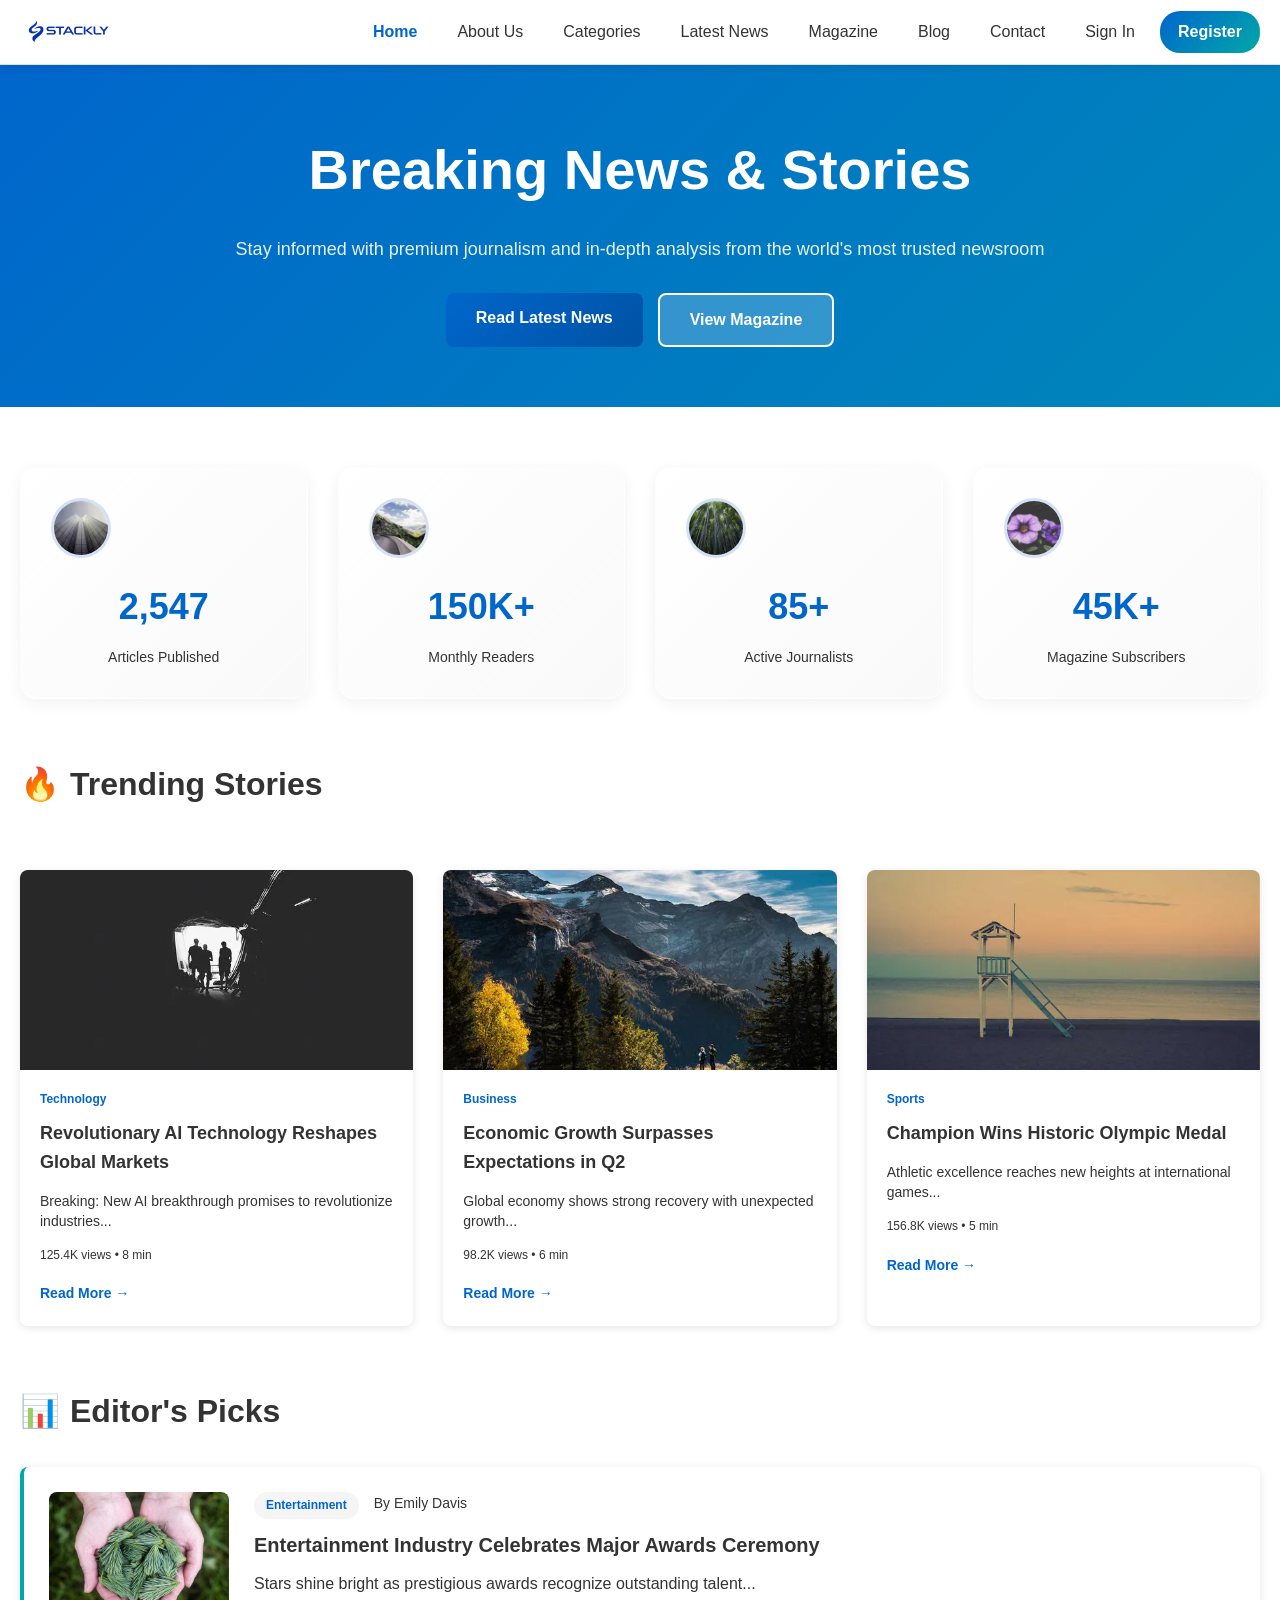
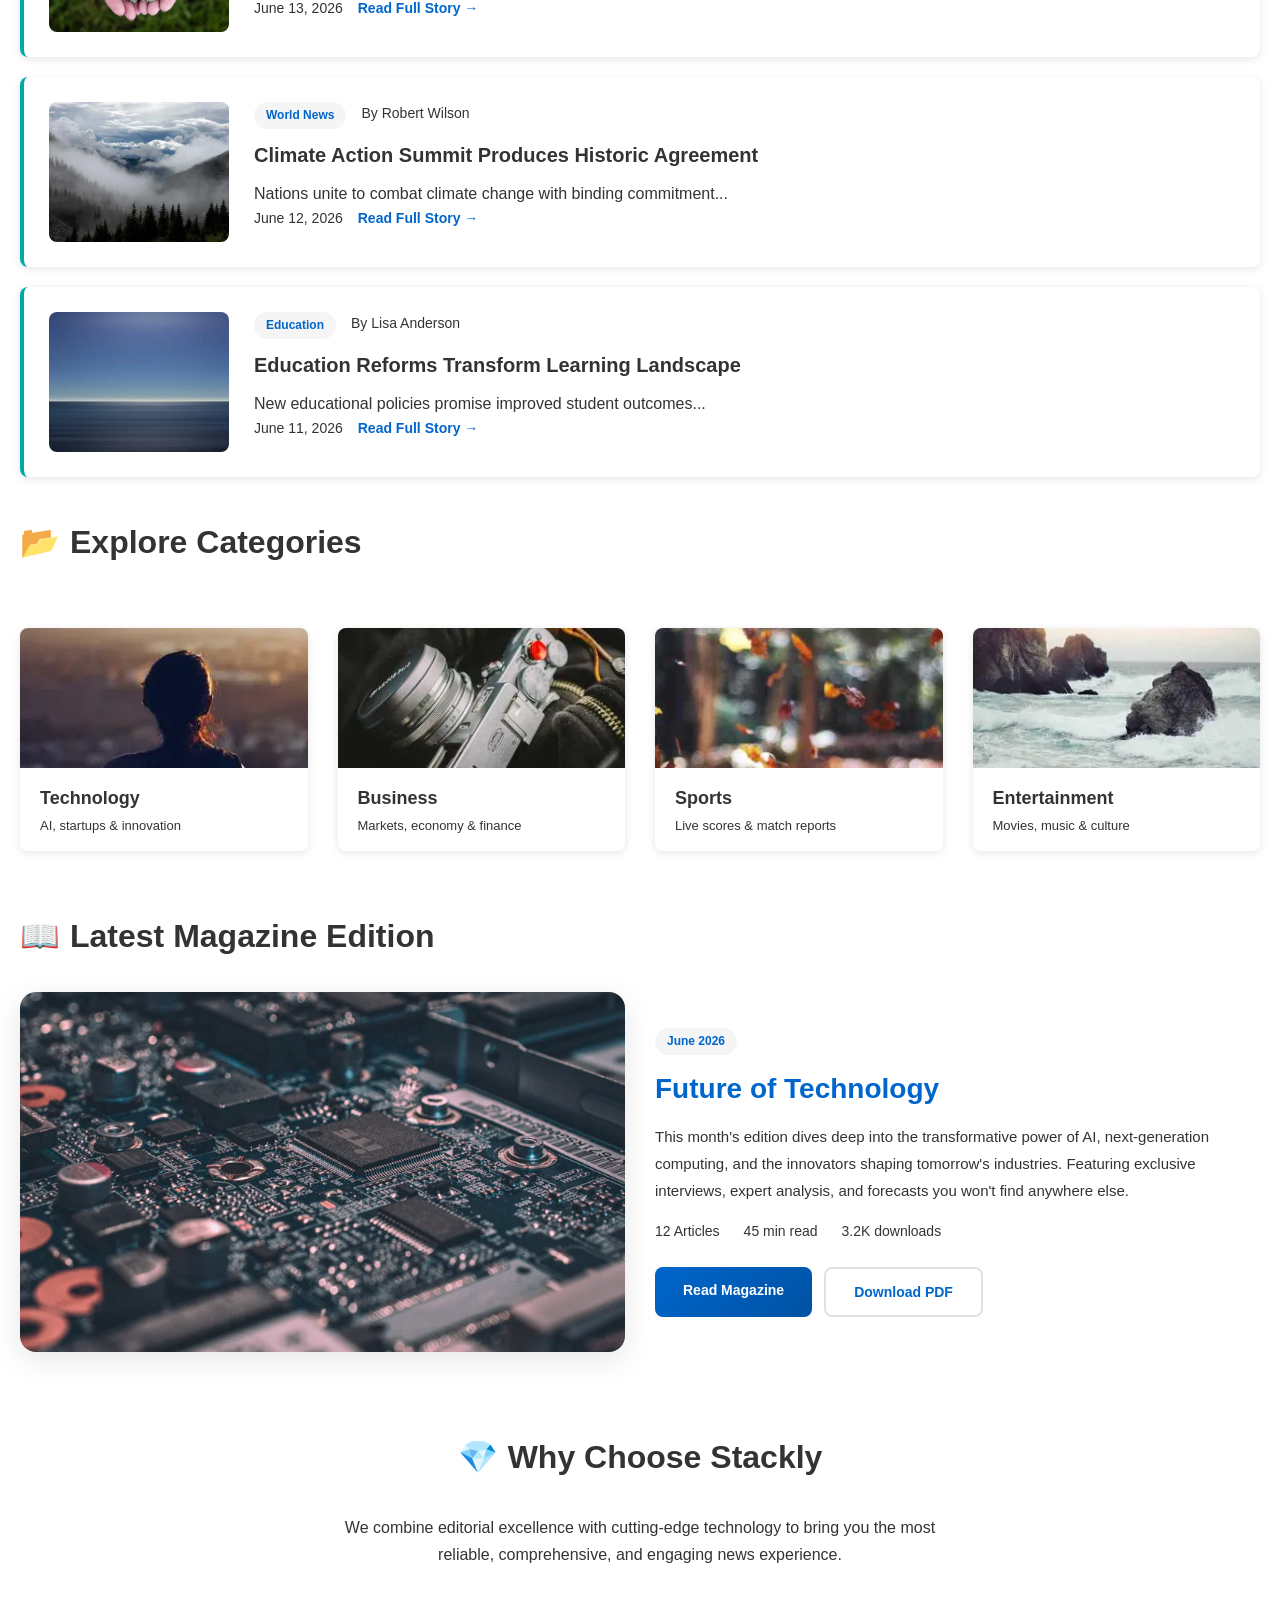
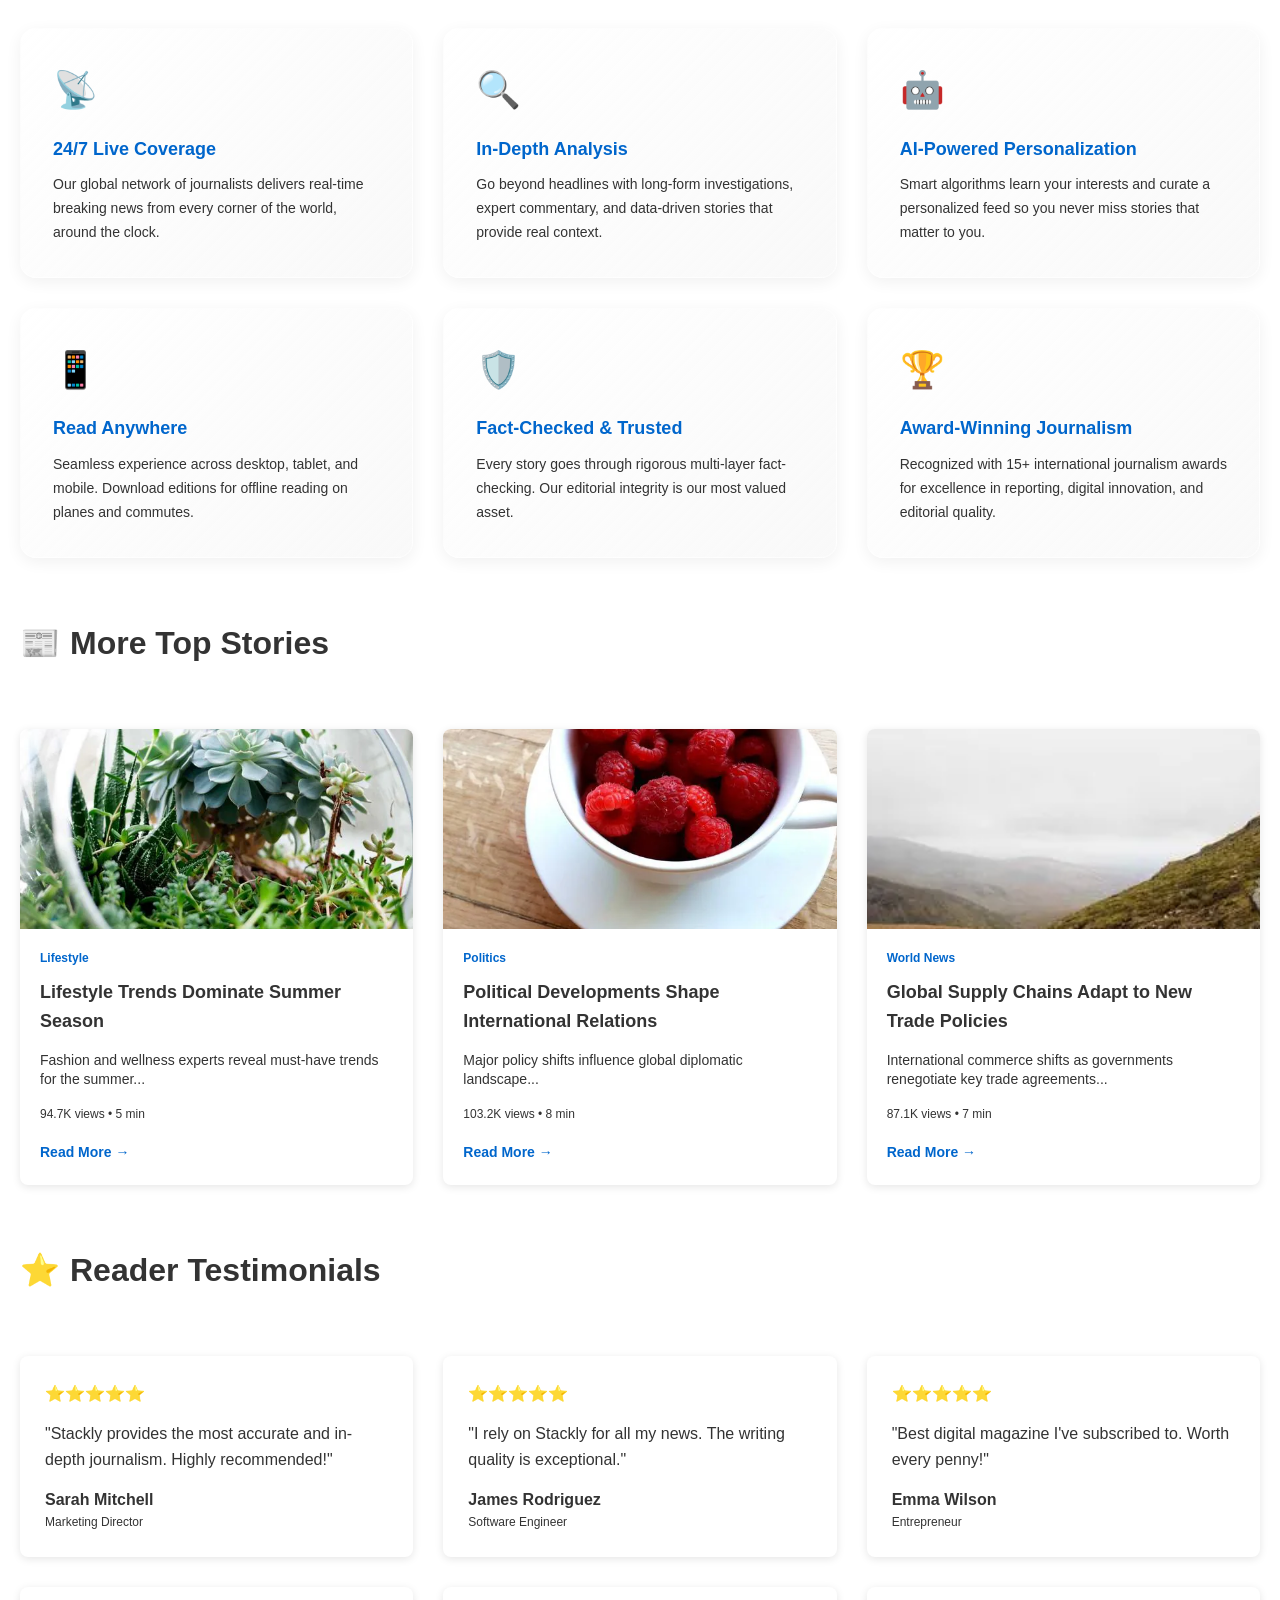
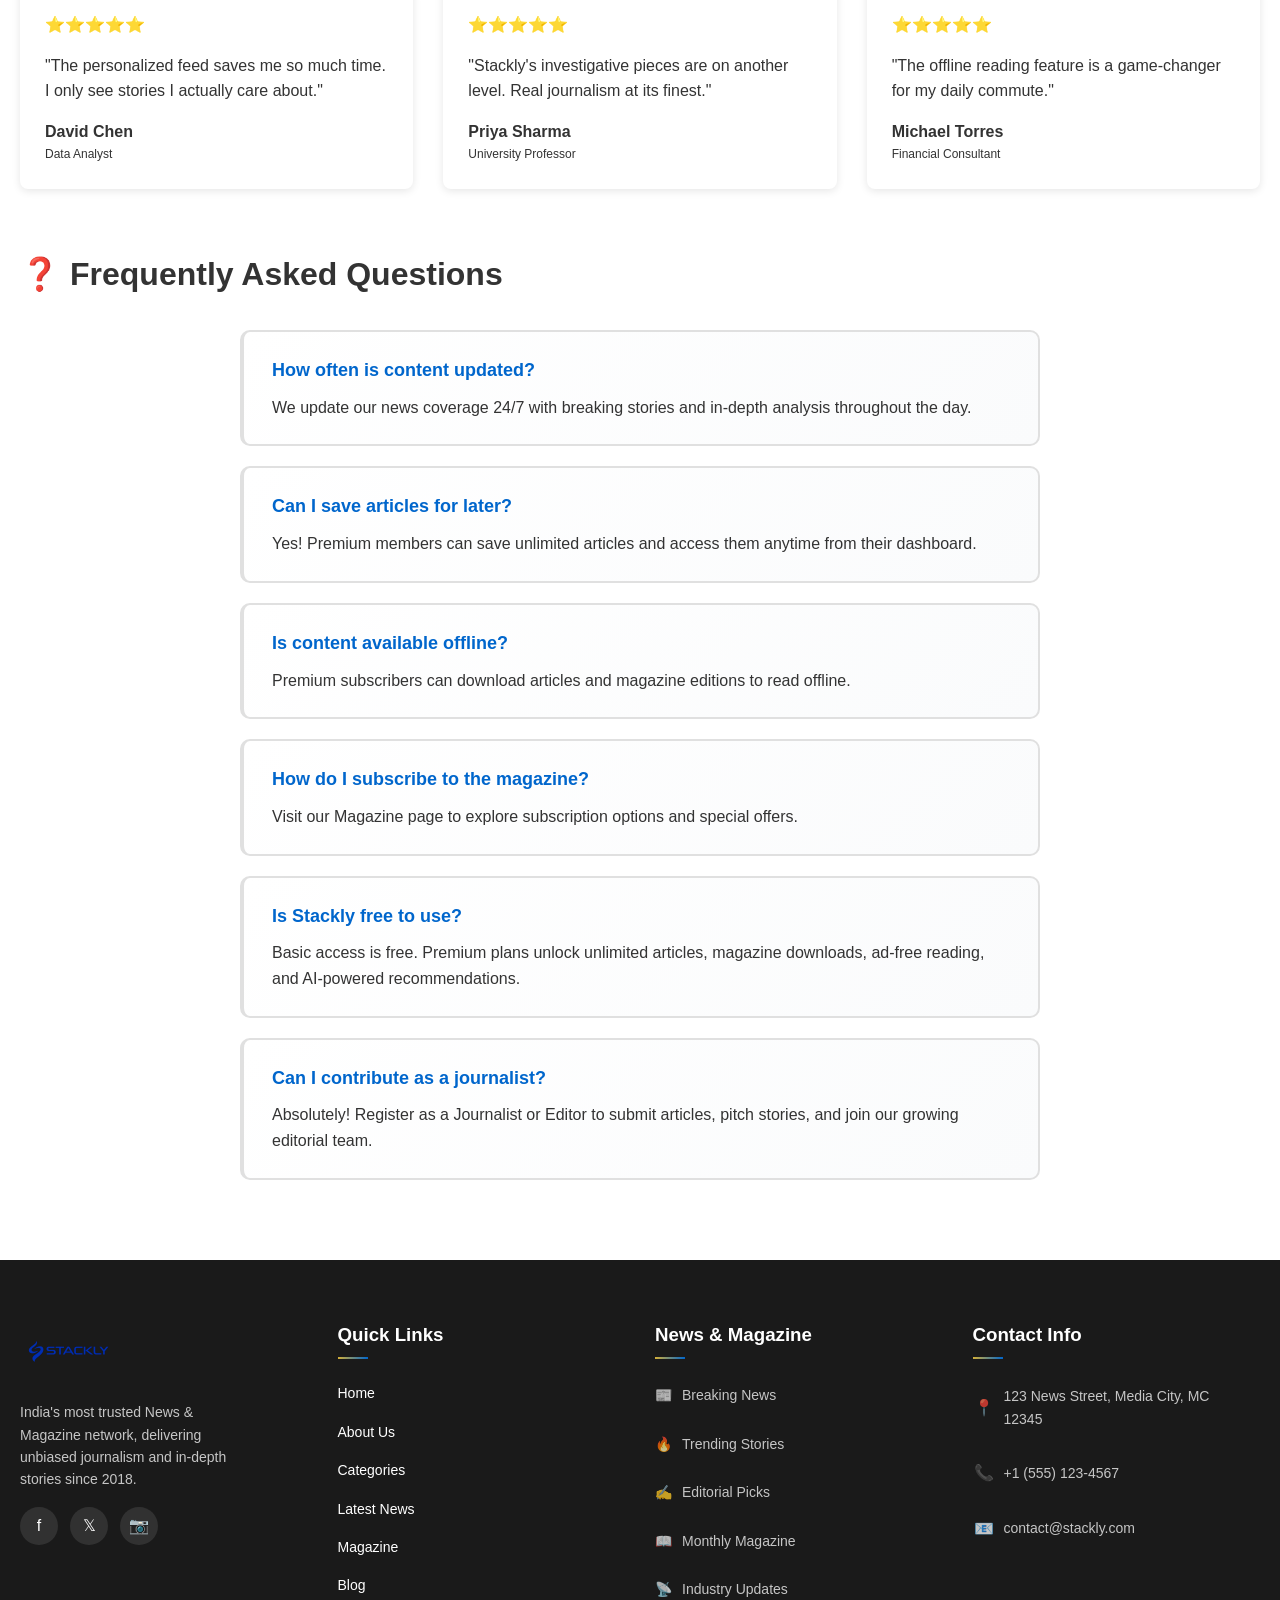
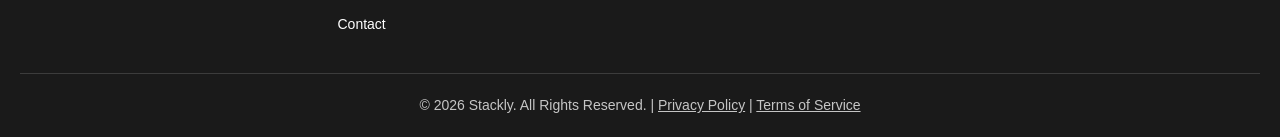
<file: index.html>
﻿<!DOCTYPE html>
<html lang="en">
<head>
    <meta charset="UTF-8">
    <meta name="viewport" content="width=device-width, initial-scale=1.0">
    <title>Stackly - Premium News & Magazine</title>
    <link rel="stylesheet" href="styles.css">
</head>
<body>
    <nav>
        <div class="nav-container">
            <a class="logo" href="index.html"><img src="stackly-logo.webp" alt="Stackly" style="height:64px;width:auto;vertical-align:middle;"></a>

            <div class="nav-menu" id="navMenu">
                <a href="index.html" class="current">Home</a>
                <a href="about.html">About Us</a>
                <a href="categories.html">Categories</a>
                <a href="latest.html">Latest News</a>
                <a href="magazine.html">Magazine</a>
                <a href="blog.html">Blog</a>
                <a href="contact.html">Contact</a>
                <a href="signin.html">Sign In</a>
                <a href="register.html" class="nav-register">Register</a>
            </div>

            <button class="hamburger" id="hamburger" onclick="toggleMenu()">
                <span></span>
                <span></span>
                <span></span>
            </button>
        </div>
    </nav>

    <main id="content">
        <div class="hero">
            <div class="container">
                <h1>Breaking News & Stories</h1>
                <p>Stay informed with premium journalism and in-depth analysis from the world's most trusted newsroom</p>
                <div class="hero-buttons">
                    <a class="btn btn-primary" href="latest.html">Read Latest News</a>
                    <a class="btn btn-secondary" href="magazine.html">View Magazine</a>
                </div>
            </div>
        </div>

        <div class="container">
            <div class="grid-4">
                <div class="stat-card fade-in-up">
                    <img src="avatar-1.webp" style="width:60px; height:60px; border-radius:50%; margin-bottom:10px; border: 3px solid rgba(37,99,235,0.15);" alt="Articles Published" loading="lazy" decoding="async" width="60" height="60">
                    <div class="value">2,547</div>
                    <div style="color: var(--text-muted); font-weight: 500; font-size: 14px;">Articles Published</div>
                </div>
                <div class="stat-card fade-in-up">
                    <img src="avatar-2.webp" style="width:60px; height:60px; border-radius:50%; margin-bottom:10px; border: 3px solid rgba(37,99,235,0.15);" alt="Monthly Readers" loading="lazy" decoding="async" width="60" height="60">
                    <div class="value">150K+</div>
                    <div style="color: var(--text-muted); font-weight: 500; font-size: 14px;">Monthly Readers</div>
                </div>
                <div class="stat-card fade-in-up">
                    <img src="avatar-3.webp" style="width:60px; height:60px; border-radius:50%; margin-bottom:10px; border: 3px solid rgba(37,99,235,0.15);" alt="Active Journalists" loading="lazy" decoding="async" width="60" height="60">
                    <div class="value">85+</div>
                    <div style="color: var(--text-muted); font-weight: 500; font-size: 14px;">Active Journalists</div>
                </div>
                <div class="stat-card fade-in-up">
                    <img src="avatar-4.webp" style="width:60px; height:60px; border-radius:50%; margin-bottom:10px; border: 3px solid rgba(37,99,235,0.15);" alt="Magazine Subscribers" loading="lazy" decoding="async" width="60" height="60">
                    <div class="value">45K+</div>
                    <div style="color: var(--text-muted); font-weight: 500; font-size: 14px;">Magazine Subscribers</div>
                </div>
            </div>

            <h2><span class="section-icon">🔥</span>Trending Stories</h2>
            <div class="grid-3">
                <div class="article-card">
                    <img src="article-1.webp" style="width:100%; height:200px; object-fit:cover;" alt="Revolutionary AI Technology Reshapes Global Markets" loading="lazy" decoding="async" width="600" height="200">
                    <div class="article-card-content">
                        <div class="article-card-category">Technology</div>
                        <h3>Revolutionary AI Technology Reshapes Global Markets</h3>
                        <p>Breaking: New AI breakthrough promises to revolutionize industries...</p>
                        <div style="font-size: 12px; color: var(--darkGray); margin-bottom: 15px;">
                            <span>125.4K views</span> • <span>8 min</span>
                        </div>
                        <a class="read-more" href="404.html">Read More →</a>
                    </div>
                </div>

                <div class="article-card">
                    <img src="article-2.webp" style="width:100%; height:200px; object-fit:cover;" alt="Economic Growth Surpasses Expectations in Q2" loading="lazy" decoding="async" width="600" height="200">
                    <div class="article-card-content">
                        <div class="article-card-category">Business</div>
                        <h3>Economic Growth Surpasses Expectations in Q2</h3>
                        <p>Global economy shows strong recovery with unexpected growth...</p>
                        <div style="font-size: 12px; color: var(--darkGray); margin-bottom: 15px;">
                            <span>98.2K views</span> • <span>6 min</span>
                        </div>
                        <a class="read-more" href="404.html">Read More →</a>
                    </div>
                </div>

                <div class="article-card">
                    <img src="article-3.webp" style="width:100%; height:200px; object-fit:cover;" alt="Champion Wins Historic Olympic Medal" loading="lazy" decoding="async" width="600" height="200">
                    <div class="article-card-content">
                        <div class="article-card-category">Sports</div>
                        <h3>Champion Wins Historic Olympic Medal</h3>
                        <p>Athletic excellence reaches new heights at international games...</p>
                        <div style="font-size: 12px; color: var(--darkGray); margin-bottom: 15px;">
                            <span>156.8K views</span> • <span>5 min</span>
                        </div>
                        <a class="read-more" href="404.html">Read More →</a>
                    </div>
                </div>
            </div>

            <h2><span class="section-icon">📊</span>Editor's Picks</h2>
            <div class="news-item">
                <img src="article-4.webp" style="width:180px; height:140px; border-radius:8px; object-fit:cover; flex-shrink:0;" alt="Entertainment Industry Celebrates Major Awards Ceremony" loading="lazy" decoding="async" width="180" height="140">
                <div class="news-content">
                    <div class="news-meta">
                        <span class="category-badge">Entertainment</span>
                        <span>By Emily Davis</span>
                    </div>
                    <h3>Entertainment Industry Celebrates Major Awards Ceremony</h3>
                    <p>Stars shine bright as prestigious awards recognize outstanding talent...</p>
                    <div class="news-meta">
                        <span>June 13, 2026</span>
                        <a class="read-more" href="404.html">Read Full Story →</a>
                    </div>
                </div>
            </div>

            <div class="news-item">
                <img src="article-5.webp" style="width:180px; height:140px; border-radius:8px; object-fit:cover; flex-shrink:0;" alt="Climate Action Summit Produces Historic Agreement" loading="lazy" decoding="async" width="180" height="140">
                <div class="news-content">
                    <div class="news-meta">
                        <span class="category-badge">World News</span>
                        <span>By Robert Wilson</span>
                    </div>
                    <h3>Climate Action Summit Produces Historic Agreement</h3>
                    <p>Nations unite to combat climate change with binding commitment...</p>
                    <div class="news-meta">
                        <span>June 12, 2026</span>
                        <a class="read-more" href="404.html">Read Full Story →</a>
                    </div>
                </div>
            </div>

            <div class="news-item">
                <img src="article-6.webp" style="width:180px; height:140px; border-radius:8px; object-fit:cover; flex-shrink:0;" alt="Education Reforms Transform Learning Landscape" loading="lazy" decoding="async" width="180" height="140">
                <div class="news-content">
                    <div class="news-meta">
                        <span class="category-badge">Education</span>
                        <span>By Lisa Anderson</span>
                    </div>
                    <h3>Education Reforms Transform Learning Landscape</h3>
                    <p>New educational policies promise improved student outcomes...</p>
                    <div class="news-meta">
                        <span>June 11, 2026</span>
                        <a class="read-more" href="404.html">Read Full Story →</a>
                    </div>
                </div>
            </div>

            <!--<h2><span class="section-icon">⭐</span>Reader Testimonials</h2>
            <!--<div class="grid-3">
                <div class="testimonial-card">
                    <div class="stars">⭐⭐⭐⭐⭐</div>
                    <p>"Stackly provides the most accurate and in-depth journalism. Highly recommended!"</p>
                    <p style="font-weight: bold; margin-top: 15px;">Sarah Mitchell</p>
                </div>
                <div class="testimonial-card">
                    <div class="stars">⭐⭐⭐⭐⭐</div>
                    <p>"I rely on Stackly for all my news. The writing quality is exceptional."</p>
                    <p style="font-weight: bold; margin-top: 15px;">James Rodriguez</p>
                </div>
                <div class="testimonial-card">
                    <div class="stars">⭐⭐⭐⭐⭐</div>
                    <p>"Best digital magazine I've subscribed to. Worth every penny!"</p>
                    <p style="font-weight: bold; margin-top: 15px;">Emma Wilson</p>
                </div>
            </div>--->

            <!-- ── Explore Categories ─────────────────────────────────── -->
            <h2><span class="section-icon">📂</span>Explore Categories</h2>
            <div class="grid-4">
                <div class="article-card fade-in-up">
                    <img src="category-technology.webp" style="width:100%; height:140px; object-fit:cover;" alt="Technology" loading="lazy" decoding="async" width="400" height="140">
                    <div class="article-card-content" style="padding:16px 20px;">
                        <h3 style="margin:0 0 4px 0;">Technology</h3>
                        <p style="margin:0;font-size:13px;">AI, startups & innovation</p>
                    </div>
                </div>
                <div class="article-card fade-in-up">
                    <img src="category-business.webp" style="width:100%; height:140px; object-fit:cover;" alt="Business" loading="lazy" decoding="async" width="400" height="140">
                    <div class="article-card-content" style="padding:16px 20px;">
                        <h3 style="margin:0 0 4px 0;">Business</h3>
                        <p style="margin:0;font-size:13px;">Markets, economy & finance</p>
                    </div>
                </div>
                <div class="article-card fade-in-up">
                    <img src="category-sports.webp" style="width:100%; height:140px; object-fit:cover;" alt="Sports" loading="lazy" decoding="async" width="400" height="140">
                    <div class="article-card-content" style="padding:16px 20px;">
                        <h3 style="margin:0 0 4px 0;">Sports</h3>
                        <p style="margin:0;font-size:13px;">Live scores & match reports</p>
                    </div>
                </div>
                <div class="article-card fade-in-up">
                    <img src="category-entertainment.webp" style="width:100%; height:140px; object-fit:cover;" alt="Entertainment" loading="lazy" decoding="async" width="400" height="140">
                    <div class="article-card-content" style="padding:16px 20px;">
                        <h3 style="margin:0 0 4px 0;">Entertainment</h3>
                        <p style="margin:0;font-size:13px;">Movies, music & culture</p>
                    </div>
                </div>
            </div>

            <!-- ── Latest Magazine Edition ─────────────────────────────── -->
            <h2><span class="section-icon">📖</span>Latest Magazine Edition</h2>
            <div class="grid-2" style="margin-top:30px;">
                <div style="border-radius:16px; overflow:hidden; box-shadow:0 8px 30px rgba(0,0,0,0.1);">
                    <img src="magazine-cover.webp" style="width:100%; height:360px; object-fit:cover;" alt="June 2026 Magazine — Future of Technology" loading="lazy" decoding="async" width="800" height="360">
                </div>
                <div style="display:flex; flex-direction:column; justify-content:center; gap:16px;">
                    <span class="category-badge" style="width:fit-content;">June 2026</span>
                    <h3 style="font-size:28px; font-weight:800; color:var(--primary); line-height:1.3;">Future of Technology</h3>
                    <p style="color:var(--text-muted); line-height:1.8; font-size:15px;">This month's edition dives deep into the transformative power of AI, next-generation computing, and the innovators shaping tomorrow's industries. Featuring exclusive interviews, expert analysis, and forecasts you won't find anywhere else.</p>
                    <div style="display:flex; gap:24px; color:var(--text-muted); font-size:14px;">
                        <span>12 Articles</span>
                        <span>45 min read</span>
                        <span>3.2K downloads</span>
                    </div>
                    <div style="display:flex; gap:12px; margin-top:8px;">
                        <a href="magazine.html" class="btn btn-primary" style="padding:12px 28px; font-size:14px;">Read Magazine</a>
                        <a href="404.html" class="btn btn-secondary" style="padding:12px 28px; font-size:14px; border-color:var(--border); color:var(--primary);">Download PDF</a>
                    </div>
                </div>
            </div>

            <!-- ── Why Stackly ─────────────────────────────────────────── -->
            <h2 style="text-align:center; margin-top:80px;"><span class="section-icon">💎</span>Why Choose Stackly</h2>
            <p style="text-align:center; color:var(--text-muted); max-width:600px; margin:0 auto 40px; font-size:16px; line-height:1.7;">We combine editorial excellence with cutting-edge technology to bring you the most reliable, comprehensive, and engaging news experience.</p>
            <div class="grid-3">
                <div class="stat-card fade-in-up" style="text-align:left; padding:32px;">
                    <div style="font-size:36px; margin-bottom:16px;">📡</div>
                    <h3 style="font-size:18px; font-weight:700; color:var(--primary); margin-bottom:10px;">24/7 Live Coverage</h3>
                    <p style="color:var(--text-muted); font-size:14px; line-height:1.7;">Our global network of journalists delivers real-time breaking news from every corner of the world, around the clock.</p>
                </div>
                <div class="stat-card fade-in-up" style="text-align:left; padding:32px;">
                    <div style="font-size:36px; margin-bottom:16px;">🔍</div>
                    <h3 style="font-size:18px; font-weight:700; color:var(--primary); margin-bottom:10px;">In-Depth Analysis</h3>
                    <p style="color:var(--text-muted); font-size:14px; line-height:1.7;">Go beyond headlines with long-form investigations, expert commentary, and data-driven stories that provide real context.</p>
                </div>
                <div class="stat-card fade-in-up" style="text-align:left; padding:32px;">
                    <div style="font-size:36px; margin-bottom:16px;">🤖</div>
                    <h3 style="font-size:18px; font-weight:700; color:var(--primary); margin-bottom:10px;">AI-Powered Personalization</h3>
                    <p style="color:var(--text-muted); font-size:14px; line-height:1.7;">Smart algorithms learn your interests and curate a personalized feed so you never miss stories that matter to you.</p>
                </div>
                <div class="stat-card fade-in-up" style="text-align:left; padding:32px;">
                    <div style="font-size:36px; margin-bottom:16px;">📱</div>
                    <h3 style="font-size:18px; font-weight:700; color:var(--primary); margin-bottom:10px;">Read Anywhere</h3>
                    <p style="color:var(--text-muted); font-size:14px; line-height:1.7;">Seamless experience across desktop, tablet, and mobile. Download editions for offline reading on planes and commutes.</p>
                </div>
                <div class="stat-card fade-in-up" style="text-align:left; padding:32px;">
                    <div style="font-size:36px; margin-bottom:16px;">🛡️</div>
                    <h3 style="font-size:18px; font-weight:700; color:var(--primary); margin-bottom:10px;">Fact-Checked & Trusted</h3>
                    <p style="color:var(--text-muted); font-size:14px; line-height:1.7;">Every story goes through rigorous multi-layer fact-checking. Our editorial integrity is our most valued asset.</p>
                </div>
                <div class="stat-card fade-in-up" style="text-align:left; padding:32px;">
                    <div style="font-size:36px; margin-bottom:16px;">🏆</div>
                    <h3 style="font-size:18px; font-weight:700; color:var(--primary); margin-bottom:10px;">Award-Winning Journalism</h3>
                    <p style="color:var(--text-muted); font-size:14px; line-height:1.7;">Recognized with 15+ international journalism awards for excellence in reporting, digital innovation, and editorial quality.</p>
                </div>
            </div>

            <!-- ── More Top Stories ─────────────────────────────────────── -->
            <h2><span class="section-icon">📰</span>More Top Stories</h2>
            <div class="grid-3">
                <div class="article-card fade-in-up">
                    <img src="article-7.webp" style="width:100%; height:200px; object-fit:cover;" alt="Lifestyle Trends Dominate Summer Season" loading="lazy" decoding="async" width="600" height="200">
                    <div class="article-card-content">
                        <div class="article-card-category">Lifestyle</div>
                        <h3>Lifestyle Trends Dominate Summer Season</h3>
                        <p>Fashion and wellness experts reveal must-have trends for the summer...</p>
                        <div style="font-size: 12px; color: var(--text-muted); margin-bottom: 15px;">
                            <span>94.7K views</span> • <span>5 min</span>
                        </div>
                        <a class="read-more" href="404.html">Read More →</a>
                    </div>
                </div>
                <div class="article-card fade-in-up">
                    <img src="article-8.webp" style="width:100%; height:200px; object-fit:cover;" alt="Political Developments Shape International Relations" loading="lazy" decoding="async" width="600" height="200">
                    <div class="article-card-content">
                        <div class="article-card-category">Politics</div>
                        <h3>Political Developments Shape International Relations</h3>
                        <p>Major policy shifts influence global diplomatic landscape...</p>
                        <div style="font-size: 12px; color: var(--text-muted); margin-bottom: 15px;">
                            <span>103.2K views</span> • <span>8 min</span>
                        </div>
                        <a class="read-more" href="404.html">Read More →</a>
                    </div>
                </div>
                <div class="article-card fade-in-up">
                    <img src="category-world-news.webp" style="width:100%; height:200px; object-fit:cover;" alt="Global Supply Chains Adapt to New Trade Policies" loading="lazy" decoding="async" width="600" height="200">
                    <div class="article-card-content">
                        <div class="article-card-category">World News</div>
                        <h3>Global Supply Chains Adapt to New Trade Policies</h3>
                        <p>International commerce shifts as governments renegotiate key trade agreements...</p>
                        <div style="font-size: 12px; color: var(--text-muted); margin-bottom: 15px;">
                            <span>87.1K views</span> • <span>7 min</span>
                        </div>
                        <a class="read-more" href="404.html">Read More →</a>
                    </div>
                </div>
            </div>

            <h2><span class="section-icon">⭐</span>Reader Testimonials</h2>
            <div class="grid-3">
                <div class="testimonial-card">
                    <div class="stars">⭐⭐⭐⭐⭐</div>
                    <p>"Stackly provides the most accurate and in-depth journalism. Highly recommended!"</p>
                    <p style="font-weight: bold; margin-top: 15px;">Sarah Mitchell</p>
                    <p style="font-size:12px; color:var(--text-muted);">Marketing Director</p>
                </div>
                <div class="testimonial-card">
                    <div class="stars">⭐⭐⭐⭐⭐</div>
                    <p>"I rely on Stackly for all my news. The writing quality is exceptional."</p>
                    <p style="font-weight: bold; margin-top: 15px;">James Rodriguez</p>
                    <p style="font-size:12px; color:var(--text-muted);">Software Engineer</p>
                </div>
                <div class="testimonial-card">
                    <div class="stars">⭐⭐⭐⭐⭐</div>
                    <p>"Best digital magazine I've subscribed to. Worth every penny!"</p>
                    <p style="font-weight: bold; margin-top: 15px;">Emma Wilson</p>
                    <p style="font-size:12px; color:var(--text-muted);">Entrepreneur</p>
                </div>
                <div class="testimonial-card fade-in-up">
                    <div class="stars">⭐⭐⭐⭐⭐</div>
                    <p>"The personalized feed saves me so much time. I only see stories I actually care about."</p>
                    <p style="font-weight: bold; margin-top: 15px;">David Chen</p>
                    <p style="font-size:12px; color:var(--text-muted);">Data Analyst</p>
                </div>
                <div class="testimonial-card fade-in-up">
                    <div class="stars">⭐⭐⭐⭐⭐</div>
                    <p>"Stackly's investigative pieces are on another level. Real journalism at its finest."</p>
                    <p style="font-weight: bold; margin-top: 15px;">Priya Sharma</p>
                    <p style="font-size:12px; color:var(--text-muted);">University Professor</p>
                </div>
                <div class="testimonial-card fade-in-up">
                    <div class="stars">⭐⭐⭐⭐⭐</div>
                    <p>"The offline reading feature is a game-changer for my daily commute."</p>
                    <p style="font-weight: bold; margin-top: 15px;">Michael Torres</p>
                    <p style="font-size:12px; color:var(--text-muted);">Financial Consultant</p>
                </div>
            </div>

            <h2><span class="section-icon">❓</span>Frequently Asked Questions</h2>
            <div style="max-width: 800px; margin: 0 auto;">
                <div class="faq-card fade-in-up">
                    <p class="faq-question">How often is content updated?</p>
                    <p>We update our news coverage 24/7 with breaking stories and in-depth analysis throughout the day.</p>
                </div>
                <div class="faq-card fade-in-up">
                    <p class="faq-question">Can I save articles for later?</p>
                    <p>Yes! Premium members can save unlimited articles and access them anytime from their dashboard.</p>
                </div>
                <div class="faq-card fade-in-up">
                    <p class="faq-question">Is content available offline?</p>
                    <p>Premium subscribers can download articles and magazine editions to read offline.</p>
                </div>
                <div class="faq-card fade-in-up">
                    <p class="faq-question">How do I subscribe to the magazine?</p>
                    <p>Visit our Magazine page to explore subscription options and special offers.</p>
                </div>
                <div class="faq-card fade-in-up">
                    <p class="faq-question">Is Stackly free to use?</p>
                    <p>Basic access is free. Premium plans unlock unlimited articles, magazine downloads, ad-free reading, and AI-powered recommendations.</p>
                </div>
                <div class="faq-card fade-in-up">
                    <p class="faq-question">Can I contribute as a journalist?</p>
                    <p>Absolutely! Register as a Journalist or Editor to submit articles, pitch stories, and join our growing editorial team.</p>
                </div>
            </div>

            <!-- ── Newsletter CTA Banner ───────────────────────────────── -->
            <!--<div style="background: linear-gradient(135deg, var(--primary), #1E293B); border-radius:20px; padding:60px 40px; text-align:center; margin:80px 0 20px; position:relative; overflow:hidden;">
                <div style="position:absolute; inset:0; background:url('images/hero-bg.webp') center/cover no-repeat; opacity:0.06;"></div>
                <div style="position:relative; z-index:1;">
                    <h2 style="color:white; font-size:32px; margin:0 0 12px 0;">Stay Ahead of the News</h2>
                    <p style="color:rgba(255,255,255,0.7); font-size:16px; max-width:500px; margin:0 auto 28px; line-height:1.7;">Get the day's biggest stories, editor's picks, and exclusive magazine previews delivered straight to your inbox every morning.</p>
                    <div style="display:flex; gap:12px; justify-content:center; flex-wrap:wrap; max-width:480px; margin:0 auto;">
                        <input type="email" placeholder="Enter your email address" style="flex:1; min-width:220px; padding:14px 20px; border:1.5px solid rgba(255,255,255,0.2); border-radius:10px; background:rgba(255,255,255,0.08); color:white; font-size:15px;">
                        <button type="button" class="btn btn-primary" style="padding:14px 32px; white-space:nowrap;">Subscribe Free</button>
                    </div>
                    <p style="color:rgba(255,255,255,0.4); font-size:12px; margin-top:14px;">Join 45,000+ subscribers. Unsubscribe anytime.</p>
                </div>
            </div>-->

            <!-- ── Trusted By / Partners Strip ─────────────────────────── -->
            <!--<div style="text-align:center; margin:60px 0 20px;">
                <p style="color:var(--text-muted); font-size:13px; text-transform:uppercase; letter-spacing:2px; font-weight:600; margin-bottom:28px;">Trusted by readers at leading organizations</p>
                <div style="display:flex; justify-content:center; align-items:center; flex-wrap:wrap; gap:40px; opacity:0.35;">
                    <span style="font-size:22px; font-weight:800; color:var(--primary); letter-spacing:1px;">Google</span>
                    <span style="font-size:22px; font-weight:800; color:var(--primary); letter-spacing:1px;">Microsoft</span>
                    <span style="font-size:22px; font-weight:800; color:var(--primary); letter-spacing:1px;">Amazon</span>
                    <span style="font-size:22px; font-weight:800; color:var(--primary); letter-spacing:1px;">Meta</span>
                    <span style="font-size:22px; font-weight:800; color:var(--primary); letter-spacing:1px;">Apple</span>
                    <span style="font-size:22px; font-weight:800; color:var(--primary); letter-spacing:1px;">Netflix</span>
                </div>
            </div>-->
        </div>
    </main>

        <footer>
        <div class="footer-grid">
            <div>
                <a class="logo" href="index.html"><img src="stackly-logo.webp" alt="Stackly" style="height:64px;width:auto;vertical-align:middle;"></a>
                <p style="margin-top: 10px; font-size: 14px; opacity: 0.75; max-width: 220px; line-height: 1.6;">India's most trusted News &amp; Magazine network, delivering unbiased journalism and in-depth stories since 2018.</p>
                <div style="display: flex; gap: 12px; margin-top: 16px;">
                    <a href="404.html" class="footer-social-icon" style="width: 38px; height: 38px; border-radius: 50%; background: rgba(255,255,255,0.1); display: flex; align-items: center; justify-content: center; color: white; text-decoration: none; font-size: 16px; transition: background 0.3s;" onmouseover="this.style.background='#1877F2'" onmouseout="this.style.background='rgba(255,255,255,0.1)'">&#x66;</a>
                    <a href="404.html" class="footer-social-icon" style="width: 38px; height: 38px; border-radius: 50%; background: rgba(255,255,255,0.1); display: flex; align-items: center; justify-content: center; color: white; text-decoration: none; font-size: 16px; transition: background 0.3s;" onmouseover="this.style.background='#000'" onmouseout="this.style.background='rgba(255,255,255,0.1)'">&#x1D54F;</a>
                    <a href="404.html" class="footer-social-icon" style="width: 38px; height: 38px; border-radius: 50%; background: rgba(255,255,255,0.1); display: flex; align-items: center; justify-content: center; color: white; text-decoration: none; font-size: 16px; transition: background 0.3s;" onmouseover="this.style.background='#E1306C'" onmouseout="this.style.background='rgba(255,255,255,0.1)'">&#x1F4F7;</a>
                    <!-- <a href="404.html" target="_blank" rel="noopener" class="footer-social-icon" style="width: 38px; height: 38px; border-radius: 50%; background: rgba(255,255,255,0.1); display: flex; align-items: center; justify-content: center; color: white; text-decoration: none; font-size: 16px; transition: background 0.3s;" onmouseover="this.style.background='#0A66C2'" onmouseout="this.style.background='rgba(255,255,255,0.1)'">&#x1F4BC;</a> -->
                </div>
            </div>
            <div class="footer-section">
                <h3>Quick Links</h3>
                <a class="footer-link" href="index.html"><span>Home</span><i class="link-arrow">→</i></a>
                <a class="footer-link" href="about.html"><span>About Us</span><i class="link-arrow">→</i></a>
                <a class="footer-link" href="categories.html"><span>Categories</span><i class="link-arrow">→</i></a>
                <a class="footer-link" href="latest.html"><span>Latest News</span><i class="link-arrow">→</i></a>
                <a class="footer-link" href="magazine.html"><span>Magazine</span><i class="link-arrow">→</i></a>
                <a class="footer-link" href="blog.html"><span>Blog</span><i class="link-arrow">→</i></a>
                <a class="footer-link" href="contact.html"><span>Contact</span><i class="link-arrow">→</i></a>
            </div>
            <div class="footer-section">
                <h3>News &amp; Magazine</h3>
                <div class="newsroom-link"><span class="newsroom-icon">📰</span><span>Breaking News</span></div>
                <div class="newsroom-link"><span class="newsroom-icon">🔥</span><span>Trending Stories</span></div>
                <div class="newsroom-link"><span class="newsroom-icon">✍️</span><span>Editorial Picks</span></div>
                <div class="newsroom-link"><span class="newsroom-icon">📖</span><span>Monthly Magazine</span></div>
                <div class="newsroom-link"><span class="newsroom-icon">📡</span><span>Industry Updates</span></div>
            </div>
            <div class="footer-section">
                <h3>Contact Info</h3>
                <div class="contact-item"><span class="contact-icon">📍</span><span>123 News Street, Media City, MC 12345</span></div>
                <div class="contact-item"><span class="contact-icon">📞</span><span>+1 (555) 123-4567</span></div>
                <div class="contact-item"><span class="contact-icon">📧</span><a href="mailto:contact@stackly.com" style="color: inherit; text-decoration: none;">contact@stackly.com</a></div>
            </div>
        </div>
        <div class="footer-bottom">
            <p>&copy; 2026 Stackly. All Rights Reserved. | <a href="404.html" style="color: inherit; text-decoration: underline;">Privacy Policy</a> | <a href="404.html" style="color: inherit; text-decoration: underline;">Terms of Service</a></p>
        </div>
    </footer>

    <script src="auth.js"></script>
    <script src="script.js"></script>
</body>
</html>
</file>
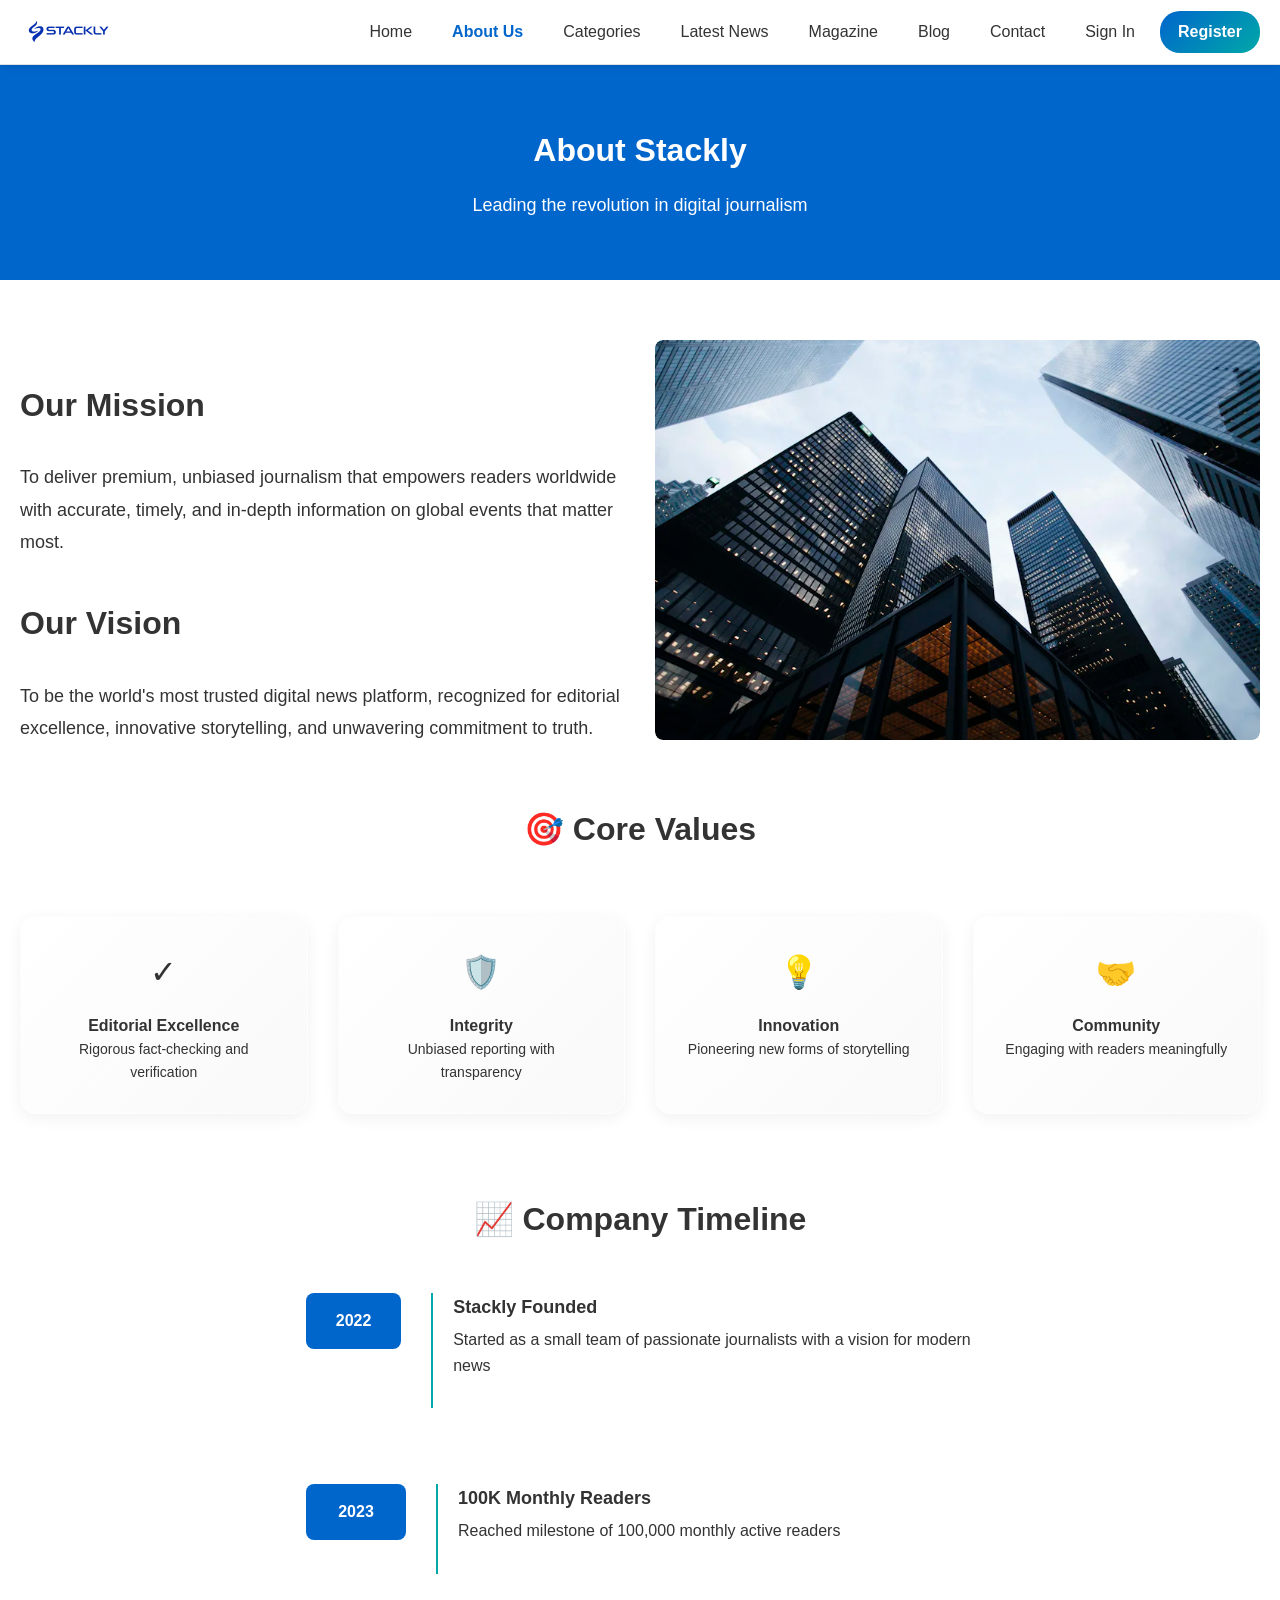
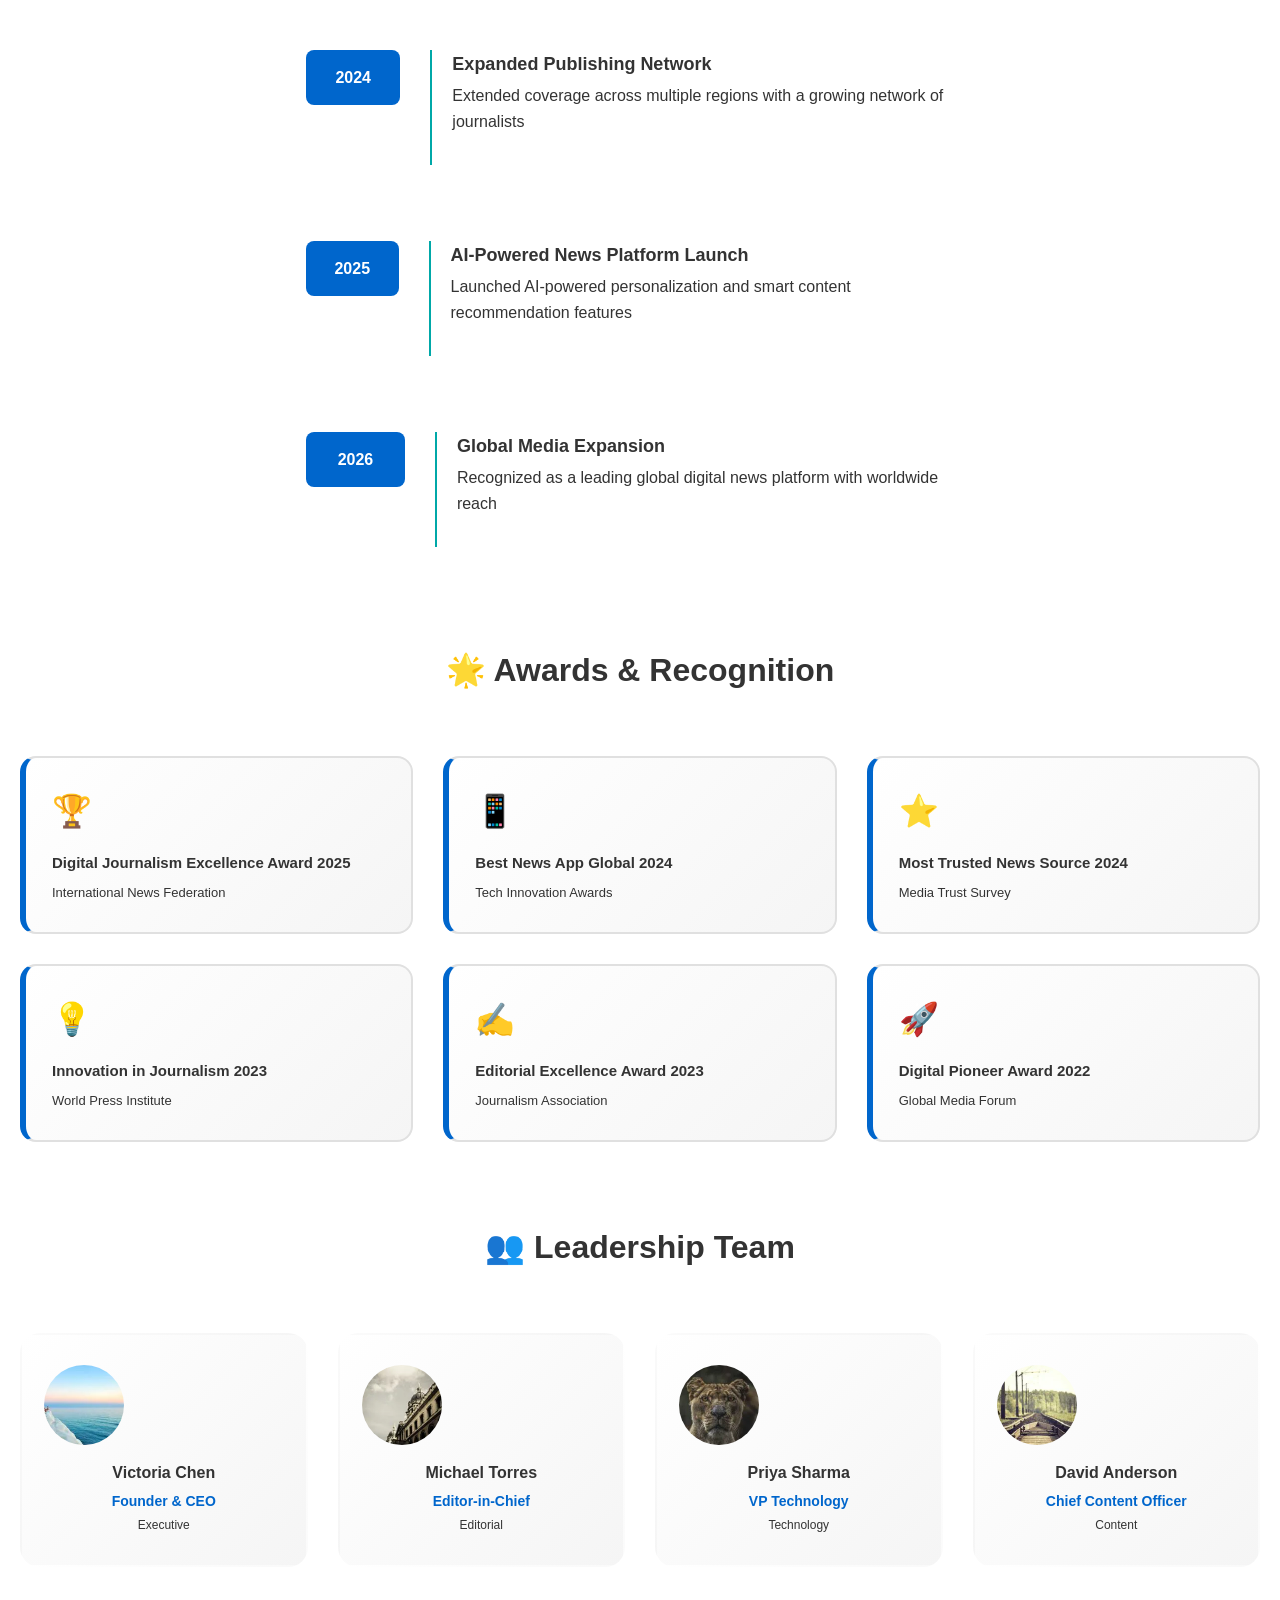
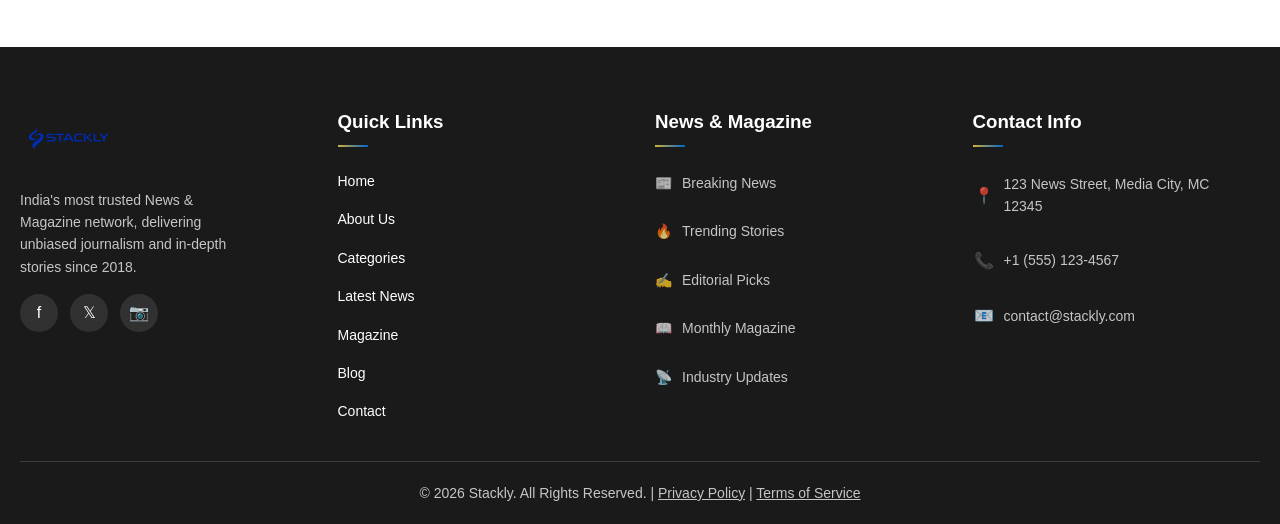
<file: about.html>
﻿<!DOCTYPE html>
<html lang="en">
<head>
    <meta charset="UTF-8">
    <meta name="viewport" content="width=device-width, initial-scale=1.0">
    <title>About Us - Stackly</title>
    <link rel="stylesheet" href="styles.css">
</head>
<body>
    <nav>
        <div class="nav-container">
            <a class="logo" href="index.html"><img src="stackly-logo.webp" alt="Stackly" style="height:64px;width:auto;vertical-align:middle;"></a>

            <div class="nav-menu" id="navMenu">
                <a href="index.html">Home</a>
                <a href="about.html" class="current">About Us</a>
                <a href="categories.html">Categories</a>
                <a href="latest.html">Latest News</a>
                <a href="magazine.html">Magazine</a>
                <a href="blog.html">Blog</a>
                <a href="contact.html">Contact</a>
                <a href="signin.html">Sign In</a>
                <a href="register.html" class="nav-register">Register</a>
            </div>

            <button class="hamburger" id="hamburger" onclick="toggleMenu()">
                <span></span>
                <span></span>
                <span></span>
            </button>
        </div>
    </nav>

    <main id="content">
        <div style="background-color: var(--primary); color: white; padding: 60px 20px; text-align: center;">
            <div class="container">
                <h1>About Stackly</h1>
                <p style="font-size: 18px; margin-top: 15px;">Leading the revolution in digital journalism</p>
            </div>
        </div>

        <div class="container">
            <div class="grid-2">
                <div>
                    <h2>Our Mission</h2>
                    <p style="font-size: 18px; line-height: 1.8;">To deliver premium, unbiased journalism that empowers readers worldwide with accurate, timely, and in-depth information on global events that matter most.</p>

                    <h2 style="margin-top: 40px;">Our Vision</h2>
                    <p style="font-size: 18px; line-height: 1.8;">To be the world's most trusted digital news platform, recognized for editorial excellence, innovative storytelling, and unwavering commitment to truth.</p>
                </div>
                <div style="background-color: var(--lightGray); height: 400px; border-radius: 8px; display: flex; align-items: center; justify-content: center; overflow: hidden;">
                    <img src="hero-bg.webp" style="width:100%; height:100%; object-fit:cover;" alt="Stackly Team" loading="lazy" decoding="async" width="400" height="400">
                </div>
            </div>

            <h2 style="text-align: center;">🎯 Core Values</h2>
            <div class="grid-4">
                <div class="stat-card">
                    <div style="font-size: 32px; margin-bottom: 15px;">✓</div>
                    <p style="font-weight: bold;">Editorial Excellence</p>
                    <p style="font-size: 14px; color: var(--darkGray);">Rigorous fact-checking and verification</p>
                </div>
                <div class="stat-card">
                    <div style="font-size: 32px; margin-bottom: 15px;">🛡️</div>
                    <p style="font-weight: bold;">Integrity</p>
                    <p style="font-size: 14px; color: var(--darkGray);">Unbiased reporting with transparency</p>
                </div>
                <div class="stat-card">
                    <div style="font-size: 32px; margin-bottom: 15px;">💡</div>
                    <p style="font-weight: bold;">Innovation</p>
                    <p style="font-size: 14px; color: var(--darkGray);">Pioneering new forms of storytelling</p>
                </div>
                <div class="stat-card">
                    <div style="font-size: 32px; margin-bottom: 15px;">🤝</div>
                    <p style="font-weight: bold;">Community</p>
                    <p style="font-size: 14px; color: var(--darkGray);">Engaging with readers meaningfully</p>
                </div>
            </div>

            <h2 style="text-align: center; margin-top: 80px;">📈 Company Timeline</h2>
            <div style="max-width: 700px; margin: 0 auto;">
                <div class="timeline-item">
                    <div class="timeline-year">2022</div>
                    <div class="timeline-content">
                        <h3>Stackly Founded</h3>
                        <p>Started as a small team of passionate journalists with a vision for modern news</p>
                    </div>
                </div>

                <div class="timeline-item">
                    <div class="timeline-year">2023</div>
                    <div class="timeline-content">
                        <h3>100K Monthly Readers</h3>
                        <p>Reached milestone of 100,000 monthly active readers</p>
                    </div>
                </div>

                <div class="timeline-item">
                    <div class="timeline-year">2024</div>
                    <div class="timeline-content">
                        <h3>Expanded Publishing Network</h3>
                        <p>Extended coverage across multiple regions with a growing network of journalists</p>
                    </div>
                </div>

                <div class="timeline-item">
                    <div class="timeline-year">2025</div>
                    <div class="timeline-content">
                        <h3>AI-Powered News Platform Launch</h3>
                        <p>Launched AI-powered personalization and smart content recommendation features</p>
                    </div>
                </div>

                <div class="timeline-item">
                    <div class="timeline-year">2026</div>
                    <div class="timeline-content">
                        <h3>Global Media Expansion</h3>
                        <p>Recognized as a leading global digital news platform with worldwide reach</p>
                    </div>
                </div>
            </div>

            <h2 style="text-align: center; margin-top: 80px;">🌟 Awards & Recognition</h2>
            <div class="grid-3">
                <div class="award-card">
                    <span class="award-icon">🏆</span>
                    <p class="award-title">Digital Journalism Excellence Award 2025</p>
                    <p class="award-org">International News Federation</p>
                </div>

                <div class="award-card">
                    <span class="award-icon">📱</span>
                    <p class="award-title">Best News App Global 2024</p>
                    <p class="award-org">Tech Innovation Awards</p>
                </div>

                <div class="award-card">
                    <span class="award-icon">⭐</span>
                    <p class="award-title">Most Trusted News Source 2024</p>
                    <p class="award-org">Media Trust Survey</p>
                </div>

                <div class="award-card">
                    <span class="award-icon">💡</span>
                    <p class="award-title">Innovation in Journalism 2023</p>
                    <p class="award-org">World Press Institute</p>
                </div>

                <div class="award-card">
                    <span class="award-icon">✍️</span>
                    <p class="award-title">Editorial Excellence Award 2023</p>
                    <p class="award-org">Journalism Association</p>
                </div>

                <div class="award-card">
                    <span class="award-icon">🚀</span>
                    <p class="award-title">Digital Pioneer Award 2022</p>
                    <p class="award-org">Global Media Forum</p>
                </div>
            </div>

            <h2 style="text-align: center; margin-top: 80px;">👥 Leadership Team</h2>
            <div class="grid-4">
                <div class="team-card">
                    <img src="team-1.webp" style="width:80px; height:80px; border-radius:50%; margin-bottom:15px; object-fit:cover;" alt="Victoria Chen" loading="lazy" decoding="async" width="80" height="80">
                    <p class="team-name">Victoria Chen</p>
                    <p class="team-role">Founder & CEO</p>
                    <p class="team-dept">Executive</p>
                </div>

                <div class="team-card">
                    <img src="team-2.webp" style="width:80px; height:80px; border-radius:50%; margin-bottom:15px; object-fit:cover;" alt="Michael Torres" loading="lazy" decoding="async" width="80" height="80">
                    <p class="team-name">Michael Torres</p>
                    <p class="team-role">Editor-in-Chief</p>
                    <p class="team-dept">Editorial</p>
                </div>

                <div class="team-card">
                    <img src="team-3.webp" style="width:80px; height:80px; border-radius:50%; margin-bottom:15px; object-fit:cover;" alt="Priya Sharma" loading="lazy" decoding="async" width="80" height="80">
                    <p class="team-name">Priya Sharma</p>
                    <p class="team-role">VP Technology</p>
                    <p class="team-dept">Technology</p>
                </div>

                <div class="team-card">
                    <img src="team-4.webp" style="width:80px; height:80px; border-radius:50%; margin-bottom:15px; object-fit:cover;" alt="David Anderson" loading="lazy" decoding="async" width="80" height="80">
                    <p class="team-name">David Anderson</p>
                    <p class="team-role">Chief Content Officer</p>
                    <p class="team-dept">Content</p>
                </div>
            </div>
        </div>
    </main>

        <footer>
        <div class="footer-grid">
            <div>
                <a class="logo" href="index.html"><img src="stackly-logo.webp" alt="Stackly" style="height:64px;width:auto;vertical-align:middle;"></a>
                <p style="margin-top: 10px; font-size: 14px; opacity: 0.75; max-width: 220px; line-height: 1.6;">India's most trusted News &amp; Magazine network, delivering unbiased journalism and in-depth stories since 2018.</p>
                <div style="display: flex; gap: 12px; margin-top: 16px;">
                    <a href="404.html" target="_blank" rel="noopener" class="footer-social-icon" style="width: 38px; height: 38px; border-radius: 50%; background: rgba(255,255,255,0.1); display: flex; align-items: center; justify-content: center; color: white; text-decoration: none; font-size: 16px; transition: background 0.3s;" onmouseover="this.style.background='#1877F2'" onmouseout="this.style.background='rgba(255,255,255,0.1)'">&#x66;</a>
                    <a href="404.html" target="_blank" rel="noopener" class="footer-social-icon" style="width: 38px; height: 38px; border-radius: 50%; background: rgba(255,255,255,0.1); display: flex; align-items: center; justify-content: center; color: white; text-decoration: none; font-size: 16px; transition: background 0.3s;" onmouseover="this.style.background='#000'" onmouseout="this.style.background='rgba(255,255,255,0.1)'">&#x1D54F;</a>
                    <a href="404.html" target="_blank" rel="noopener" class="footer-social-icon" style="width: 38px; height: 38px; border-radius: 50%; background: rgba(255,255,255,0.1); display: flex; align-items: center; justify-content: center; color: white; text-decoration: none; font-size: 16px; transition: background 0.3s;" onmouseover="this.style.background='#E1306C'" onmouseout="this.style.background='rgba(255,255,255,0.1)'">&#x1F4F7;</a>
                   <!-- <a href="https://www.linkedin.com/company/stackly" target="_blank" rel="noopener" class="footer-social-icon" style="width: 38px; height: 38px; border-radius: 50%; background: rgba(255,255,255,0.1); display: flex; align-items: center; justify-content: center; color: white; text-decoration: none; font-size: 16px; transition: background 0.3s;" onmouseover="this.style.background='#0A66C2'" onmouseout="this.style.background='rgba(255,255,255,0.1)'">&#x1F4BC;</a> -->
                </div>
            </div>
            <div class="footer-section">
                <h3>Quick Links</h3>
                <a class="footer-link" href="index.html"><span>Home</span><i class="link-arrow">→</i></a>
                <a class="footer-link" href="about.html"><span>About Us</span><i class="link-arrow">→</i></a>
                <a class="footer-link" href="categories.html"><span>Categories</span><i class="link-arrow">→</i></a>
                <a class="footer-link" href="latest.html"><span>Latest News</span><i class="link-arrow">→</i></a>
                <a class="footer-link" href="magazine.html"><span>Magazine</span><i class="link-arrow">→</i></a>
                <a class="footer-link" href="blog.html"><span>Blog</span><i class="link-arrow">→</i></a>
                <a class="footer-link" href="contact.html"><span>Contact</span><i class="link-arrow">→</i></a>
            </div>
            <div class="footer-section">
                <h3>News &amp; Magazine</h3>
                <div class="newsroom-link"><span class="newsroom-icon">📰</span><span>Breaking News</span></div>
                <div class="newsroom-link"><span class="newsroom-icon">🔥</span><span>Trending Stories</span></div>
                <div class="newsroom-link"><span class="newsroom-icon">✍️</span><span>Editorial Picks</span></div>
                <div class="newsroom-link"><span class="newsroom-icon">📖</span><span>Monthly Magazine</span></div>
                <div class="newsroom-link"><span class="newsroom-icon">📡</span><span>Industry Updates</span></div>
            </div>
            <div class="footer-section">
                <h3>Contact Info</h3>
                <div class="contact-item"><span class="contact-icon">📍</span><span>123 News Street, Media City, MC 12345</span></div>
                <div class="contact-item"><span class="contact-icon">📞</span><span>+1 (555) 123-4567</span></div>
                <div class="contact-item"><span class="contact-icon">📧</span><a href="mailto:contact@stackly.com" style="color: inherit; text-decoration: none;">contact@stackly.com</a></div>
            </div>
        </div>
        <div class="footer-bottom">
            <p>&copy; 2026 Stackly. All Rights Reserved. | <a href="404.html" style="color: inherit; text-decoration: underline;">Privacy Policy</a> | <a href="404.html" style="color: inherit; text-decoration: underline;">Terms of Service</a></p>
        </div>
    </footer>

    <script src="auth.js"></script>
    <script src="script.js"></script>
</body>
</html>
</file>
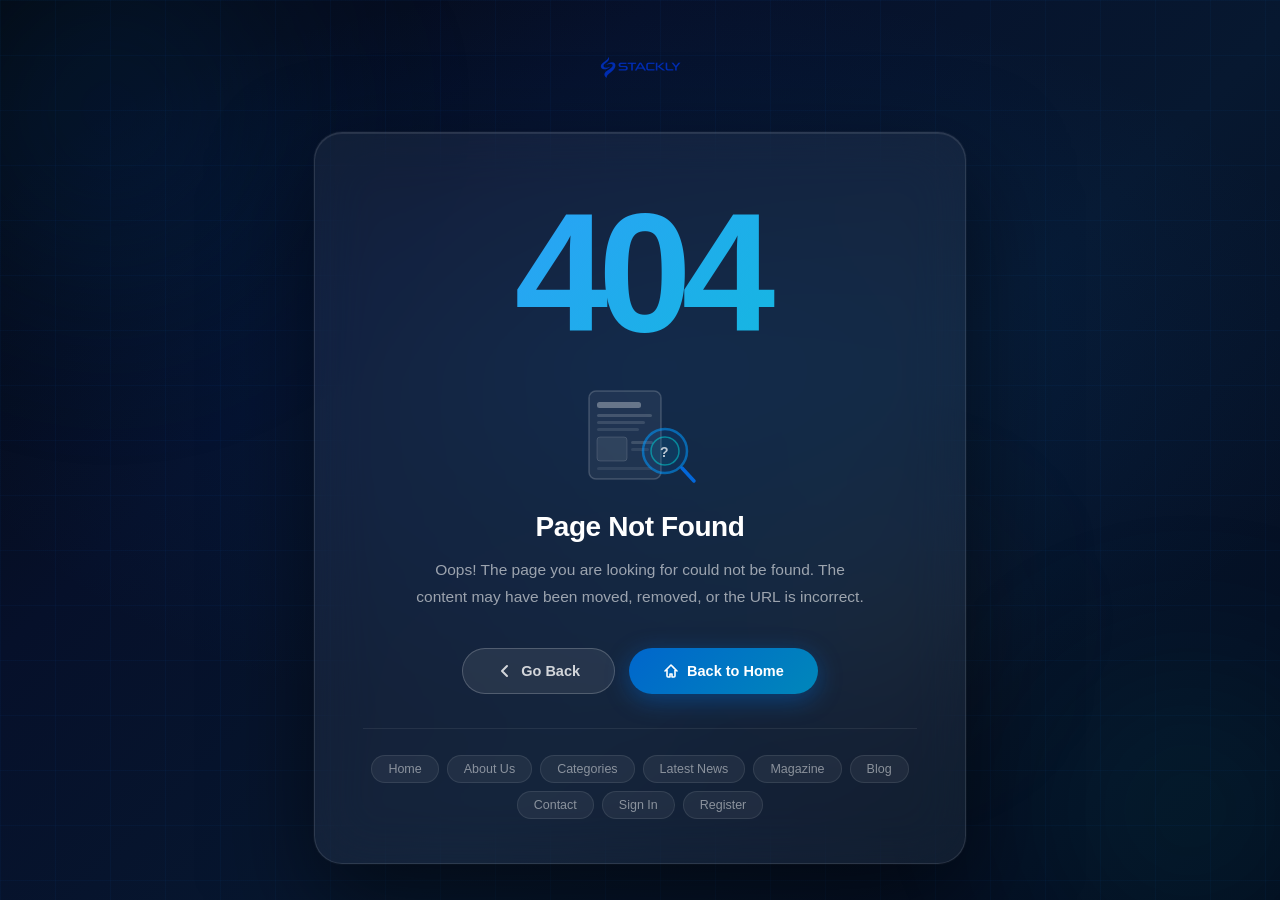
<file: article.html>
<!DOCTYPE html>
<html lang="en">
<head>
    <meta charset="UTF-8">
    <meta name="viewport" content="width=device-width, initial-scale=1.0">
    <title>Article - Stackly</title>
    <link rel="stylesheet" href="styles.css">
</head>
<body>
    <nav>
        <div class="nav-container">
            <a class="logo" href="index.html"><img src="stackly-logo.webp" alt="Stackly" style="height:64px;width:auto;vertical-align:middle;"></a>
            <div class="nav-menu" id="navMenu">
                <a href="index.html">Home</a>
                <a href="about.html">About Us</a>
                <a href="categories.html">Categories</a>
                <a href="latest.html" class="current">Latest News</a>
                <a href="magazine.html">Magazine</a>
                <a href="blog.html">Blog</a>
                <a href="contact.html">Contact</a>
                <a href="signin.html">Sign In</a>
                <a href="register.html" class="nav-register">Register</a>
            </div>
            <button class="hamburger" id="hamburger" onclick="toggleMenu()">
                <span></span><span></span><span></span>
            </button>
        </div>
    </nav>

    <main id="content">
        <div class="container" style="margin-top: 40px;">
            <a class="read-more" href="latest.html" style="display: inline-block; margin-bottom: 30px;">← Back to News</a>

            <span id="articleCategory" class="category-badge" style="display: inline-block; margin-bottom: 20px;"></span>
            <h1 id="articleTitle" style="font-size: 40px; margin: 20px 0; color: var(--darkGray);"></h1>

            <div style="display: flex; gap: 30px; color: var(--darkGray); margin-bottom: 30px; flex-wrap: wrap;">
                <span id="articleAuthor"></span>
                <span id="articleDate"></span>
                <span id="articleReadTime"></span>
                <span id="articleViews"></span>
            </div>

            <div style="background-color: var(--primary); width:100%; height: 400px; border-radius: 12px; overflow: hidden; margin-bottom: 40px;">
                <img id="articleImage" src="" alt="" style="width:100%; height:100%; border-radius:12px; object-fit:cover;" loading="eager" decoding="sync" width="1200" height="400">
            </div>

            <div style="color: var(--darkGray); font-size: 18px; line-height: 1.8; margin-bottom: 40px;">
                <p style="margin-bottom: 20px;">Lorem ipsum dolor sit amet, consectetur adipiscing elit. Sed do eiusmod tempor incididunt ut labore et dolore magna aliqua. Ut enim ad minim veniam, quis nostrud exercitation ullamco laboris nisi ut aliquip ex ea commodo consequat.</p>
                <p style="margin-bottom: 20px;">Duis aute irure dolor in reprehenderit in voluptate velit esse cillum dolore eu fugiat nulla pariatur. Excepteur sint occaecat cupidatat non proident, sunt in culpa qui officia deserunt mollit anim id est laborum.</p>
                <p>Sed ut perspiciatis unde omnis iste natus error sit voluptatem accusantium doloremque laudantium, totam rem aperiam, eaque ipsa quae ab illo inventore veritatis et quasi architecto beatae vitae dicta sunt explicabo.</p>
            </div>

            <div style="background-color: var(--lightGray); border-left: 4px solid var(--teal); padding: 30px; border-radius: 8px; margin-bottom: 40px;">
                <p style="font-weight: bold; margin-bottom: 15px;">Share This Article</p>
                <div style="display: flex; gap: 15px;">
                    <button type="button" style="color: var(--primary); font-weight: 600; border: none; background: none; cursor: pointer;">📘 Facebook</button>
                    <button type="button" style="color: var(--primary); font-weight: 600; border: none; background: none; cursor: pointer;">𝕏 Twitter</button>
                    <button type="button" style="color: var(--primary); font-weight: 600; border: none; background: none; cursor: pointer;">🔗 LinkedIn</button>
                </div>
            </div>

            <div style="background-color: var(--lightGray); padding: 30px; border-radius: 8px;">
                <p style="font-weight: bold; margin-bottom: 20px;">Related Articles</p>
                <div id="relatedArticles" style="display: flex; flex-direction: column; gap: 15px;"></div>
            </div>
        </div>
    </main>

    <footer>
        <div class="footer-grid">
            <div>
                <a class="logo" href="index.html"><img src="stackly-logo.webp" alt="Stackly" style="height:64px;width:auto;vertical-align:middle;"></a>
                <p style="margin-top: 10px; font-size: 14px; opacity: 0.75; max-width: 220px; line-height: 1.6;">India's most trusted News &amp; Magazine network, delivering unbiased journalism and in-depth stories since 2018.</p>
                <div style="display: flex; gap: 12px; margin-top: 16px;">
                    <a href="404.html" target="_blank" rel="noopener" class="footer-social-icon" style="width: 38px; height: 38px; border-radius: 50%; background: rgba(255,255,255,0.1); display: flex; align-items: center; justify-content: center; color: white; text-decoration: none; font-size: 16px; transition: background 0.3s;" onmouseover="this.style.background='#1877F2'" onmouseout="this.style.background='rgba(255,255,255,0.1)'">&#x66;</a>
                    <a href="404.html" target="_blank" rel="noopener" class="footer-social-icon" style="width: 38px; height: 38px; border-radius: 50%; background: rgba(255,255,255,0.1); display: flex; align-items: center; justify-content: center; color: white; text-decoration: none; font-size: 16px; transition: background 0.3s;" onmouseover="this.style.background='#000'" onmouseout="this.style.background='rgba(255,255,255,0.1)'">&#x1D54F;</a>
                    <a href="404.html" target="_blank" rel="noopener" class="footer-social-icon" style="width: 38px; height: 38px; border-radius: 50%; background: rgba(255,255,255,0.1); display: flex; align-items: center; justify-content: center; color: white; text-decoration: none; font-size: 16px; transition: background 0.3s;" onmouseover="this.style.background='#E1306C'" onmouseout="this.style.background='rgba(255,255,255,0.1)'">&#x1F4F7;</a>
                </div>
            </div>
            <div class="footer-section">
                <h3>Quick Links</h3>
                <a class="footer-link" href="index.html"><span>Home</span><i class="link-arrow">→</i></a>
                <a class="footer-link" href="about.html"><span>About Us</span><i class="link-arrow">→</i></a>
                <a class="footer-link" href="categories.html"><span>Categories</span><i class="link-arrow">→</i></a>
                <a class="footer-link" href="latest.html"><span>Latest News</span><i class="link-arrow">→</i></a>
                <a class="footer-link" href="magazine.html"><span>Magazine</span><i class="link-arrow">→</i></a>
                <a class="footer-link" href="blog.html"><span>Blog</span><i class="link-arrow">→</i></a>
                <a class="footer-link" href="contact.html"><span>Contact</span><i class="link-arrow">→</i></a>
            </div>
            <div class="footer-section">
                <h3>News &amp; Magazine</h3>
                <div class="newsroom-link"><span class="newsroom-icon">📰</span><span>Breaking News</span></div>
                <div class="newsroom-link"><span class="newsroom-icon">🔥</span><span>Trending Stories</span></div>
                <div class="newsroom-link"><span class="newsroom-icon">✍️</span><span>Editorial Picks</span></div>
                <div class="newsroom-link"><span class="newsroom-icon">📖</span><span>Monthly Magazine</span></div>
                <div class="newsroom-link"><span class="newsroom-icon">📡</span><span>Industry Updates</span></div>
            </div>
            <div class="footer-section">
                <h3>Contact Info</h3>
                <div class="contact-item"><span class="contact-icon">📍</span><span>123 News Street, Media City, MC 12345</span></div>
                <div class="contact-item"><span class="contact-icon">📞</span><span>+1 (555) 123-4567</span></div>
                <div class="contact-item"><span class="contact-icon">📧</span><a href="mailto:contact@stackly.com" style="color: inherit; text-decoration: none;">contact@stackly.com</a></div>
            </div>
        </div>
        <div class="footer-bottom">
            <p>&copy; 2026 Stackly. All Rights Reserved. | <a href="404.html" style="color: inherit; text-decoration: underline;">Privacy Policy</a> | <a href="404.html" style="color: inherit; text-decoration: underline;">Terms of Service</a></p>
        </div>
    </footer>

    <script src="auth.js"></script>
    <script src="script.js"></script>
    <script>
        const ARTICLES = [
            null,
            { id: 1, title: "Revolutionary AI Technology Reshapes Global Markets",    category: "Technology",   author: "By John Smith",    date: "📅 June 16, 2026", readTime: "⏱️ 8 min", views: "👁️ 125.4K views", image: "images/article-1.webp", thumb: "images/article-1-thumb.webp" },
            { id: 2, title: "Economic Growth Surpasses Expectations in Q2",            category: "Business",     author: "By Sarah Johnson", date: "📅 June 15, 2026", readTime: "⏱️ 6 min", views: "👁️ 98.2K views",  image: "images/article-2.webp", thumb: "images/article-2-thumb.webp" },
            { id: 3, title: "Champion Wins Historic Olympic Medal",                    category: "Sports",       author: "By Mike Turner",   date: "📅 June 14, 2026", readTime: "⏱️ 5 min", views: "👁️ 156.8K views", image: "images/article-3.webp", thumb: "images/article-3-thumb.webp" },
            { id: 4, title: "Entertainment Industry Celebrates Major Awards Ceremony", category: "Entertainment", author: "By Emily Davis",   date: "📅 June 13, 2026", readTime: "⏱️ 7 min", views: "👁️ 87.5K views",  image: "images/article-4.webp", thumb: "images/article-4-thumb.webp" },
            { id: 5, title: "Climate Action Summit Produces Historic Agreement",       category: "World News",   author: "By Robert Wilson", date: "📅 June 12, 2026", readTime: "⏱️ 9 min", views: "👁️ 112.3K views", image: "images/article-5.webp", thumb: "images/article-5-thumb.webp" },
            { id: 6, title: "Education Reforms Transform Learning Landscape",          category: "Education",    author: "By Lisa Anderson", date: "📅 June 11, 2026", readTime: "⏱️ 6 min", views: "👁️ 76.4K views",  image: "images/article-6.webp", thumb: "images/article-6-thumb.webp" },
            { id: 7, title: "Lifestyle Trends Dominate Summer Season",                 category: "Lifestyle",    author: "By Jessica Lee",   date: "📅 June 10, 2026", readTime: "⏱️ 5 min", views: "👁️ 94.7K views",  image: "images/article-7.webp", thumb: "images/article-7-thumb.webp" },
            { id: 8, title: "Political Developments Shape International Relations",    category: "Politics",     author: "By David Chen",    date: "📅 June 9, 2026",  readTime: "⏱️ 8 min", views: "👁️ 103.2K views", image: "images/article-8.webp", thumb: "images/article-8-thumb.webp" }
        ];

        const id = parseInt(new URLSearchParams(window.location.search).get('id'));
        const article = ARTICLES[id];

        if (!article) {
            window.location.href = '404.html';
        } else {
            document.title = article.title + ' - Stackly';
            document.getElementById('articleCategory').textContent  = article.category;
            document.getElementById('articleTitle').textContent     = article.title;
            document.getElementById('articleAuthor').textContent    = article.author;
            document.getElementById('articleDate').textContent      = article.date;
            document.getElementById('articleReadTime').textContent  = article.readTime;
            document.getElementById('articleViews').textContent     = article.views;
            const img = document.getElementById('articleImage');
            img.src = article.image;
            img.alt = article.title;

            const related = ARTICLES.slice(1).filter(a => a.id !== id).slice(0, 3);
            document.getElementById('relatedArticles').innerHTML = related.map(a => `
                <a href="article.html?id=${a.id}" style="text-align:left; padding:15px; background:white; border:none; border-radius:6px; cursor:pointer; transition:box-shadow 0.3s; display:flex; gap:15px; align-items:flex-start; text-decoration:none;">
                    <img src="${a.thumb}" style="width:80px; height:60px; border-radius:4px; object-fit:cover; flex-shrink:0;" alt="${a.title}" loading="lazy" decoding="async" width="80" height="60">
                    <div>
                        <p style="font-weight:600; color:var(--darkGray);">${a.title}</p>
                        <p style="font-size:12px; color:var(--darkGray); margin-top:5px;">${a.date.replace('📅 ', '')}</p>
                    </div>
                </a>
            `).join('');
        }
    </script>
</body>
</html>
</file>
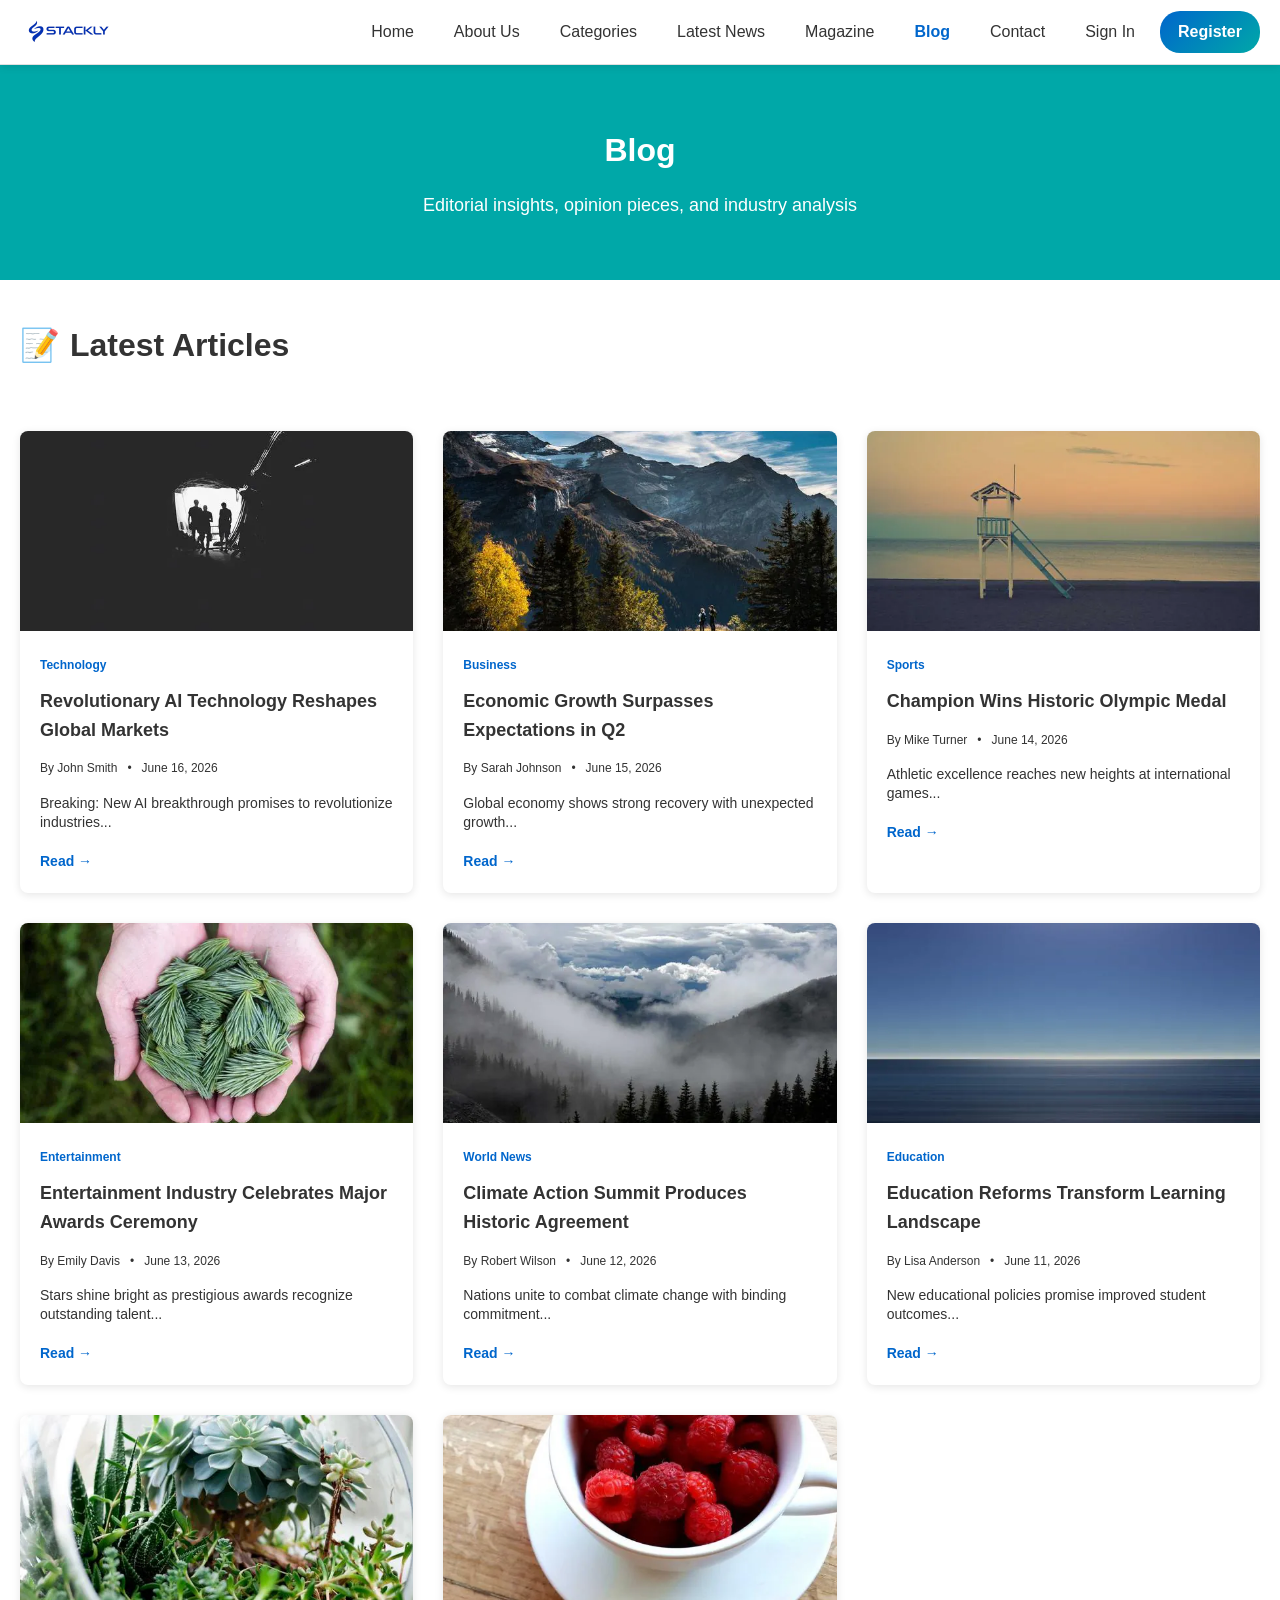
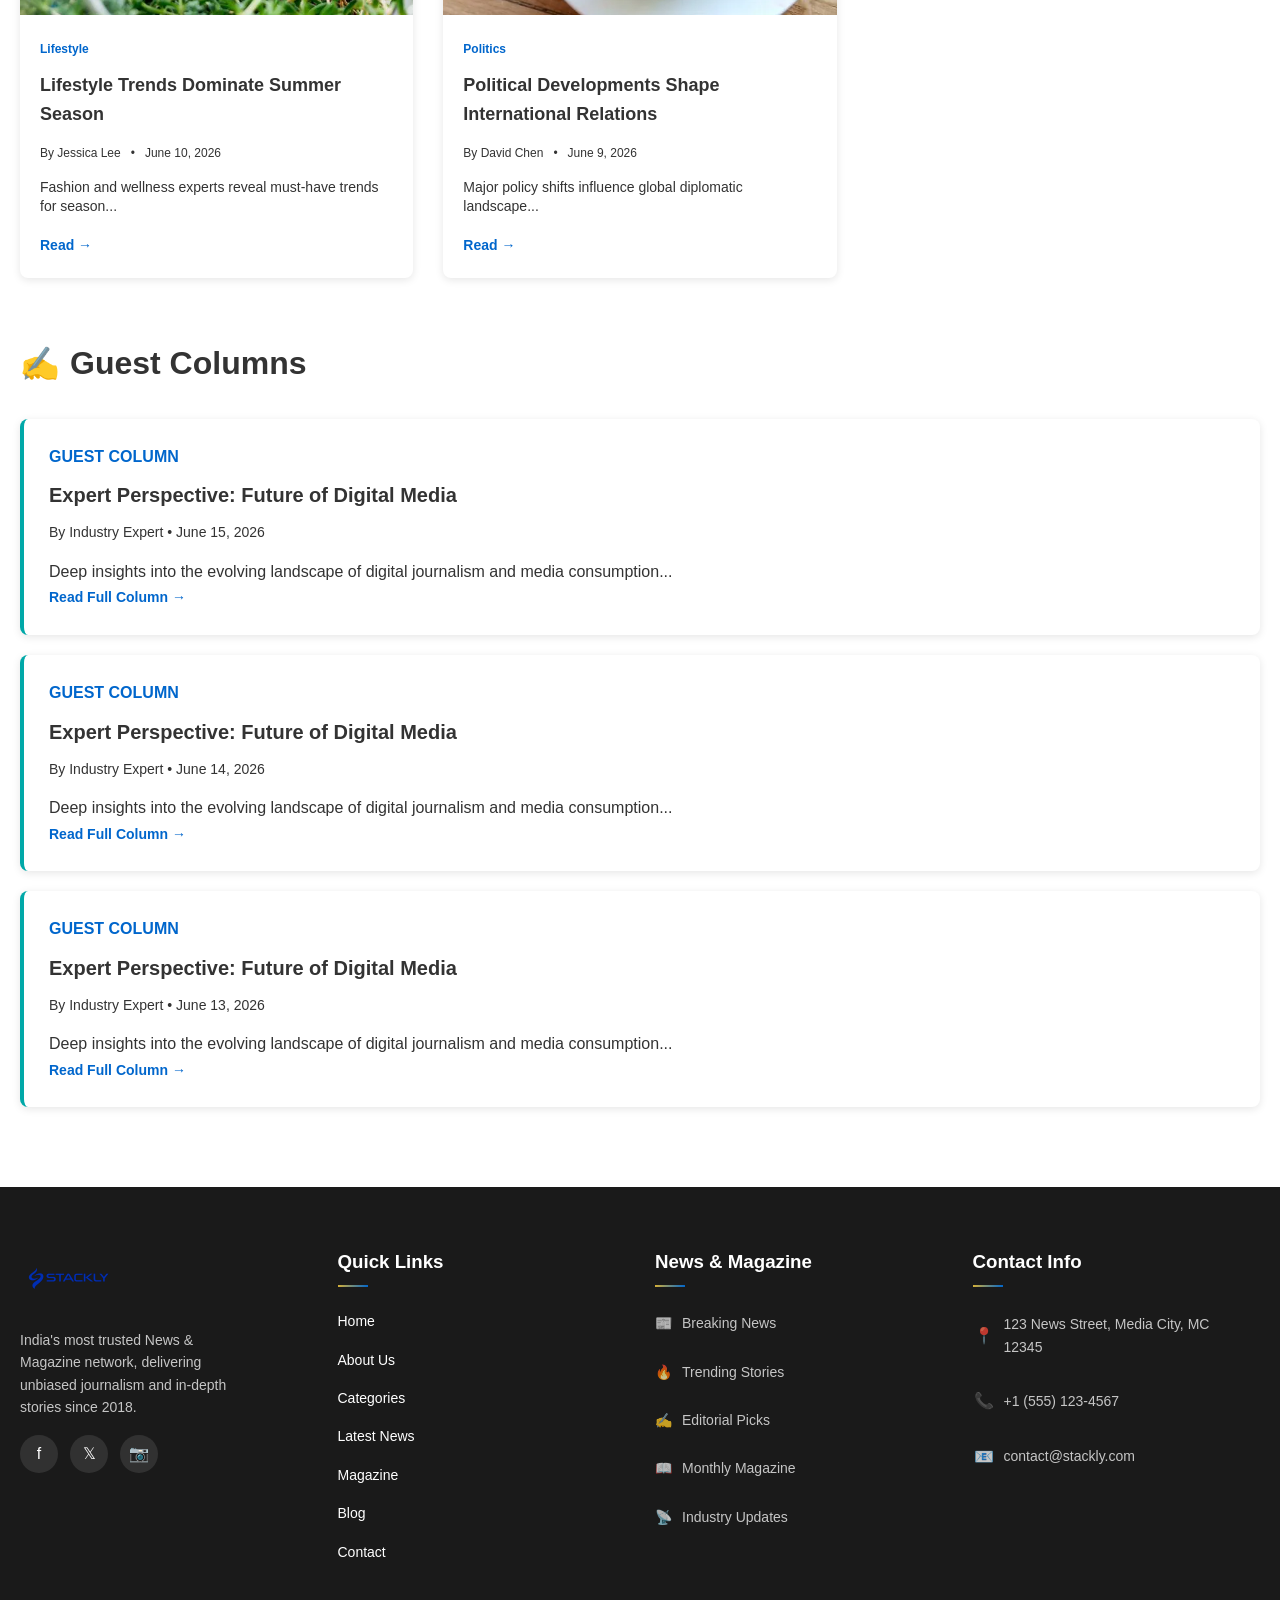
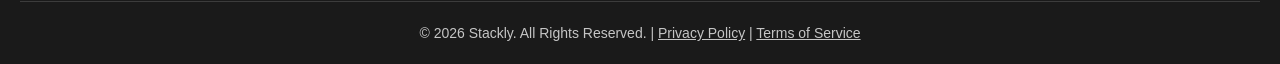
<file: blog.html>
﻿<!DOCTYPE html>
<html lang="en">
<head>
    <meta charset="UTF-8">
    <meta name="viewport" content="width=device-width, initial-scale=1.0">
    <title>Blog - Stackly</title>
    <link rel="stylesheet" href="styles.css">
</head>
<body>
    <nav>
        <div class="nav-container">
            <a class="logo" href="index.html"><img src="stackly-logo.webp" alt="Stackly" style="height:64px;width:auto;vertical-align:middle;"></a>

            <div class="nav-menu" id="navMenu">
                <a href="index.html">Home</a>
                <a href="about.html">About Us</a>
                <a href="categories.html">Categories</a>
                <a href="latest.html">Latest News</a>
                <a href="magazine.html">Magazine</a>
                <a href="blog.html" class="current">Blog</a>
                <a href="contact.html">Contact</a>
                <a href="signin.html">Sign In</a>
                <a href="register.html" class="nav-register">Register</a>
            </div>

            <button class="hamburger" id="hamburger" onclick="toggleMenu()">
                <span></span>
                <span></span>
                <span></span>
            </button>
        </div>
    </nav>

    <main id="content">
        <div style="background-color: var(--teal); color: white; padding: 60px 20px; text-align: center;">
            <div class="container">
                <h1>Blog</h1>
                <p style="font-size: 18px; margin-top: 15px;">Editorial insights, opinion pieces, and industry analysis</p>
            </div>
        </div>

        <div class="container">
            <h2><span class="section-icon">📝</span>Latest Articles</h2>
            <div class="grid-3">
                <div class="article-card">
                    <img src="article-1.webp" style="width:100%; height:200px; object-fit:cover;" alt="Revolutionary AI Technology Reshapes Global Markets" loading="lazy" decoding="async" width="600" height="200">
                    <div class="article-card-content">
                        <span class="article-card-category">Technology</span>
                        <h3>Revolutionary AI Technology Reshapes Global Markets</h3>
                        <div style="display: flex; gap: 10px; font-size: 12px; color: var(--darkGray); margin-bottom: 15px;">
                            <span>By John Smith</span>
                            <span>•</span>
                            <span>June 16, 2026</span>
                        </div>
                        <p>Breaking: New AI breakthrough promises to revolutionize industries...</p>
                        <a class="read-more" href="404.html">Read →</a>
                    </div>
                </div>

                <div class="article-card">
                    <img src="article-2.webp" style="width:100%; height:200px; object-fit:cover;" alt="Economic Growth Surpasses Expectations in Q2" loading="lazy" decoding="async" width="600" height="200">
                    <div class="article-card-content">
                        <span class="article-card-category">Business</span>
                        <h3>Economic Growth Surpasses Expectations in Q2</h3>
                        <div style="display: flex; gap: 10px; font-size: 12px; color: var(--darkGray); margin-bottom: 15px;">
                            <span>By Sarah Johnson</span>
                            <span>•</span>
                            <span>June 15, 2026</span>
                        </div>
                        <p>Global economy shows strong recovery with unexpected growth...</p>
                        <a class="read-more" href="404.html">Read →</a>
                    </div>
                </div>

                <div class="article-card">
                    <img src="article-3.webp" style="width:100%; height:200px; object-fit:cover;" alt="Champion Wins Historic Olympic Medal" loading="lazy" decoding="async" width="600" height="200">
                    <div class="article-card-content">
                        <span class="article-card-category">Sports</span>
                        <h3>Champion Wins Historic Olympic Medal</h3>
                        <div style="display: flex; gap: 10px; font-size: 12px; color: var(--darkGray); margin-bottom: 15px;">
                            <span>By Mike Turner</span>
                            <span>•</span>
                            <span>June 14, 2026</span>
                        </div>
                        <p>Athletic excellence reaches new heights at international games...</p>
                        <a class="read-more" href="404.html">Read →</a>
                    </div>
                </div>

                <div class="article-card">
                    <img src="article-4.webp" style="width:100%; height:200px; object-fit:cover;" alt="Entertainment Industry Celebrates Major Awards Ceremony" loading="lazy" decoding="async" width="600" height="200">
                    <div class="article-card-content">
                        <span class="article-card-category">Entertainment</span>
                        <h3>Entertainment Industry Celebrates Major Awards Ceremony</h3>
                        <div style="display: flex; gap: 10px; font-size: 12px; color: var(--darkGray); margin-bottom: 15px;">
                            <span>By Emily Davis</span>
                            <span>•</span>
                            <span>June 13, 2026</span>
                        </div>
                        <p>Stars shine bright as prestigious awards recognize outstanding talent...</p>
                        <a class="read-more" href="404.html">Read →</a>
                    </div>
                </div>

                <div class="article-card">
                    <img src="article-5.webp" style="width:100%; height:200px; object-fit:cover;" alt="Climate Action Summit Produces Historic Agreement" loading="lazy" decoding="async" width="600" height="200">
                    <div class="article-card-content">
                        <span class="article-card-category">World News</span>
                        <h3>Climate Action Summit Produces Historic Agreement</h3>
                        <div style="display: flex; gap: 10px; font-size: 12px; color: var(--darkGray); margin-bottom: 15px;">
                            <span>By Robert Wilson</span>
                            <span>•</span>
                            <span>June 12, 2026</span>
                        </div>
                        <p>Nations unite to combat climate change with binding commitment...</p>
                        <a class="read-more" href="404.html">Read →</a>
                    </div>
                </div>

                <div class="article-card">
                    <img src="article-6.webp" style="width:100%; height:200px; object-fit:cover;" alt="Education Reforms Transform Learning Landscape" loading="lazy" decoding="async" width="600" height="200">
                    <div class="article-card-content">
                        <span class="article-card-category">Education</span>
                        <h3>Education Reforms Transform Learning Landscape</h3>
                        <div style="display: flex; gap: 10px; font-size: 12px; color: var(--darkGray); margin-bottom: 15px;">
                            <span>By Lisa Anderson</span>
                            <span>•</span>
                            <span>June 11, 2026</span>
                        </div>
                        <p>New educational policies promise improved student outcomes...</p>
                        <a class="read-more" href="404.html">Read →</a>
                    </div>
                </div>

                <div class="article-card">
                    <img src="article-7.webp" style="width:100%; height:200px; object-fit:cover;" alt="Lifestyle Trends Dominate Summer Season" loading="lazy" decoding="async" width="600" height="200">
                    <div class="article-card-content">
                        <span class="article-card-category">Lifestyle</span>
                        <h3>Lifestyle Trends Dominate Summer Season</h3>
                        <div style="display: flex; gap: 10px; font-size: 12px; color: var(--darkGray); margin-bottom: 15px;">
                            <span>By Jessica Lee</span>
                            <span>•</span>
                            <span>June 10, 2026</span>
                        </div>
                        <p>Fashion and wellness experts reveal must-have trends for season...</p>
                        <a class="read-more" href="404.html">Read →</a>
                    </div>
                </div>

                <div class="article-card">
                    <img src="article-8.webp" style="width:100%; height:200px; object-fit:cover;" alt="Political Developments Shape International Relations" loading="lazy" decoding="async" width="600" height="200">
                    <div class="article-card-content">
                        <span class="article-card-category">Politics</span>
                        <h3>Political Developments Shape International Relations</h3>
                        <div style="display: flex; gap: 10px; font-size: 12px; color: var(--darkGray); margin-bottom: 15px;">
                            <span>By David Chen</span>
                            <span>•</span>
                            <span>June 9, 2026</span>
                        </div>
                        <p>Major policy shifts influence global diplomatic landscape...</p>
                        <a class="read-more" href="404.html">Read →</a>
                    </div>
                </div>
            </div>

            <h2><span class="section-icon">✍️</span>Guest Columns</h2>
            <div class="news-item" style="border-left: 4px solid var(--teal); margin-bottom: 20px;">
                <div class="news-content">
                    <p style="color: var(--primary); font-weight: bold;">GUEST COLUMN</p>
                    <h3 style="margin-top: 10px;">Expert Perspective: Future of Digital Media</h3>
                    <p style="color: var(--darkGray); font-size: 14px; margin-top: 10px;">By Industry Expert • June 15, 2026</p>
                    <p style="margin-top: 15px;">Deep insights into the evolving landscape of digital journalism and media consumption...</p>
                    <button type="button" class="read-more">Read Full Column →</button>
                </div>
            </div>

            <div class="news-item" style="border-left: 4px solid var(--teal); margin-bottom: 20px;">
                <div class="news-content">
                    <p style="color: var(--primary); font-weight: bold;">GUEST COLUMN</p>
                    <h3 style="margin-top: 10px;">Expert Perspective: Future of Digital Media</h3>
                    <p style="color: var(--darkGray); font-size: 14px; margin-top: 10px;">By Industry Expert • June 14, 2026</p>
                    <p style="margin-top: 15px;">Deep insights into the evolving landscape of digital journalism and media consumption...</p>
                    <button type="button" class="read-more">Read Full Column →</button>
                </div>
            </div>

            <div class="news-item" style="border-left: 4px solid var(--teal); margin-bottom: 20px;">
                <div class="news-content">
                    <p style="color: var(--primary); font-weight: bold;">GUEST COLUMN</p>
                    <h3 style="margin-top: 10px;">Expert Perspective: Future of Digital Media</h3>
                    <p style="color: var(--darkGray); font-size: 14px; margin-top: 10px;">By Industry Expert • June 13, 2026</p>
                    <p style="margin-top: 15px;">Deep insights into the evolving landscape of digital journalism and media consumption...</p>
                    <button type="button" class="read-more">Read Full Column →</button>
                </div>
            </div>
        </div>
    </main>

        <footer>
        <div class="footer-grid">
            <div>
                <a class="logo" href="index.html"><img src="stackly-logo.webp" alt="Stackly" style="height:64px;width:auto;vertical-align:middle;"></a>
                <p style="margin-top: 10px; font-size: 14px; opacity: 0.75; max-width: 220px; line-height: 1.6;">India's most trusted News &amp; Magazine network, delivering unbiased journalism and in-depth stories since 2018.</p>
                <div style="display: flex; gap: 12px; margin-top: 16px;">
                    <a href="404.html" target="_blank" rel="noopener" class="footer-social-icon" style="width: 38px; height: 38px; border-radius: 50%; background: rgba(255,255,255,0.1); display: flex; align-items: center; justify-content: center; color: white; text-decoration: none; font-size: 16px; transition: background 0.3s;" onmouseover="this.style.background='#1877F2'" onmouseout="this.style.background='rgba(255,255,255,0.1)'">&#x66;</a>
                    <a href="404.html" target="_blank" rel="noopener" class="footer-social-icon" style="width: 38px; height: 38px; border-radius: 50%; background: rgba(255,255,255,0.1); display: flex; align-items: center; justify-content: center; color: white; text-decoration: none; font-size: 16px; transition: background 0.3s;" onmouseover="this.style.background='#000'" onmouseout="this.style.background='rgba(255,255,255,0.1)'">&#x1D54F;</a>
                    <a href="404.html" target="_blank" rel="noopener" class="footer-social-icon" style="width: 38px; height: 38px; border-radius: 50%; background: rgba(255,255,255,0.1); display: flex; align-items: center; justify-content: center; color: white; text-decoration: none; font-size: 16px; transition: background 0.3s;" onmouseover="this.style.background='#E1306C'" onmouseout="this.style.background='rgba(255,255,255,0.1)'">&#x1F4F7;</a>
                    <!-- <a href="https://www.linkedin.com/company/stackly" target="_blank" rel="noopener" class="footer-social-icon" style="width: 38px; height: 38px; border-radius: 50%; background: rgba(255,255,255,0.1); display: flex; align-items: center; justify-content: center; color: white; text-decoration: none; font-size: 16px; transition: background 0.3s;" onmouseover="this.style.background='#0A66C2'" onmouseout="this.style.background='rgba(255,255,255,0.1)'">&#x1F4BC;</a> -->
                </div>
            </div>
            <div class="footer-section">
                <h3>Quick Links</h3>
                <a class="footer-link" href="index.html"><span>Home</span><i class="link-arrow">→</i></a>
                <a class="footer-link" href="about.html"><span>About Us</span><i class="link-arrow">→</i></a>
                <a class="footer-link" href="categories.html"><span>Categories</span><i class="link-arrow">→</i></a>
                <a class="footer-link" href="latest.html"><span>Latest News</span><i class="link-arrow">→</i></a>
                <a class="footer-link" href="magazine.html"><span>Magazine</span><i class="link-arrow">→</i></a>
                <a class="footer-link" href="blog.html"><span>Blog</span><i class="link-arrow">→</i></a>
                <a class="footer-link" href="contact.html"><span>Contact</span><i class="link-arrow">→</i></a>
            </div>
            <div class="footer-section">
                <h3>News &amp; Magazine</h3>
                <div class="newsroom-link"><span class="newsroom-icon">📰</span><span>Breaking News</span></div>
                <div class="newsroom-link"><span class="newsroom-icon">🔥</span><span>Trending Stories</span></div>
                <div class="newsroom-link"><span class="newsroom-icon">✍️</span><span>Editorial Picks</span></div>
                <div class="newsroom-link"><span class="newsroom-icon">📖</span><span>Monthly Magazine</span></div>
                <div class="newsroom-link"><span class="newsroom-icon">📡</span><span>Industry Updates</span></div>
            </div>
            <div class="footer-section">
                <h3>Contact Info</h3>
                <div class="contact-item"><span class="contact-icon">📍</span><span>123 News Street, Media City, MC 12345</span></div>
                <div class="contact-item"><span class="contact-icon">📞</span><span>+1 (555) 123-4567</span></div>
                <div class="contact-item"><span class="contact-icon">📧</span><a href="mailto:contact@stackly.com" style="color: inherit; text-decoration: none;">contact@stackly.com</a></div>
            </div>
        </div>
        <div class="footer-bottom">
            <p>&copy; 2026 Stackly. All Rights Reserved. | <a href="404.html" style="color: inherit; text-decoration: underline;">Privacy Policy</a> | <a href="404.html" style="color: inherit; text-decoration: underline;">Terms of Service</a></p>
        </div>
    </footer>

    <script src="auth.js"></script>
    <script src="script.js"></script>
</body>
</html>
</file>
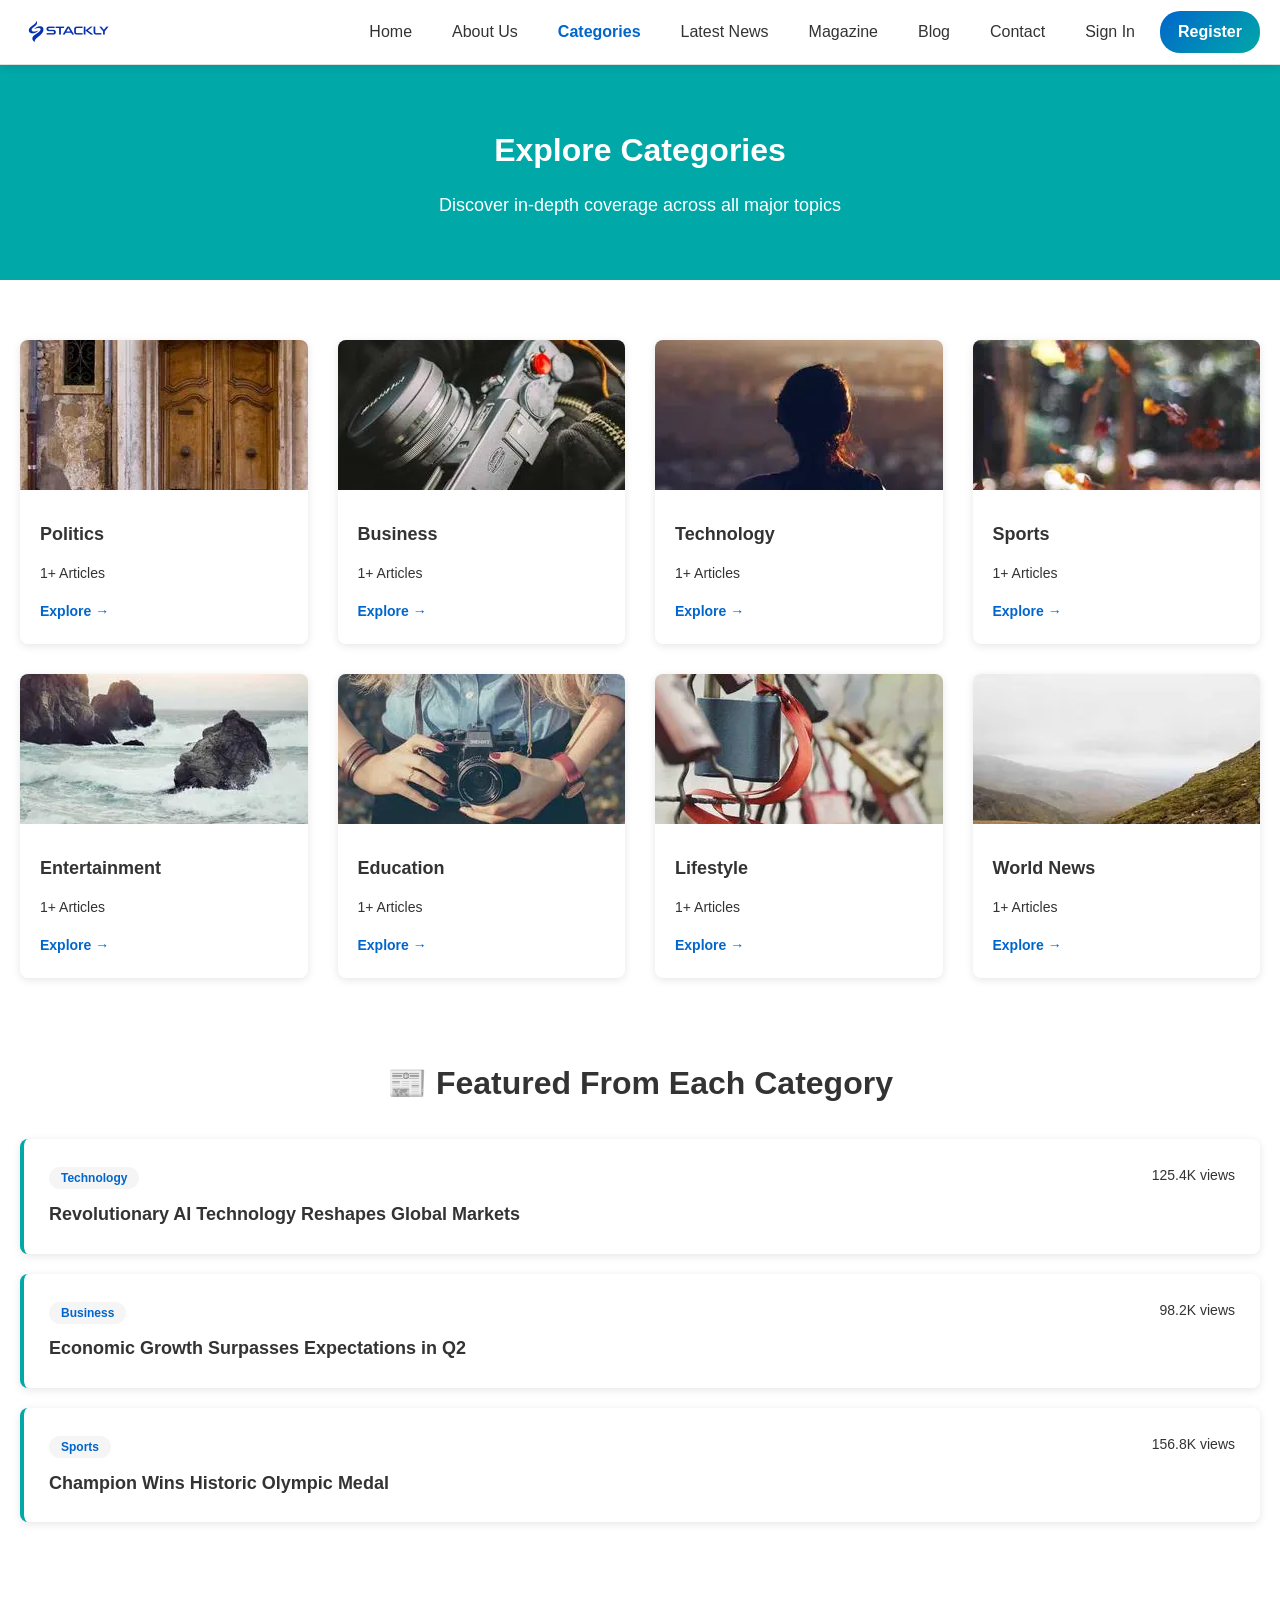
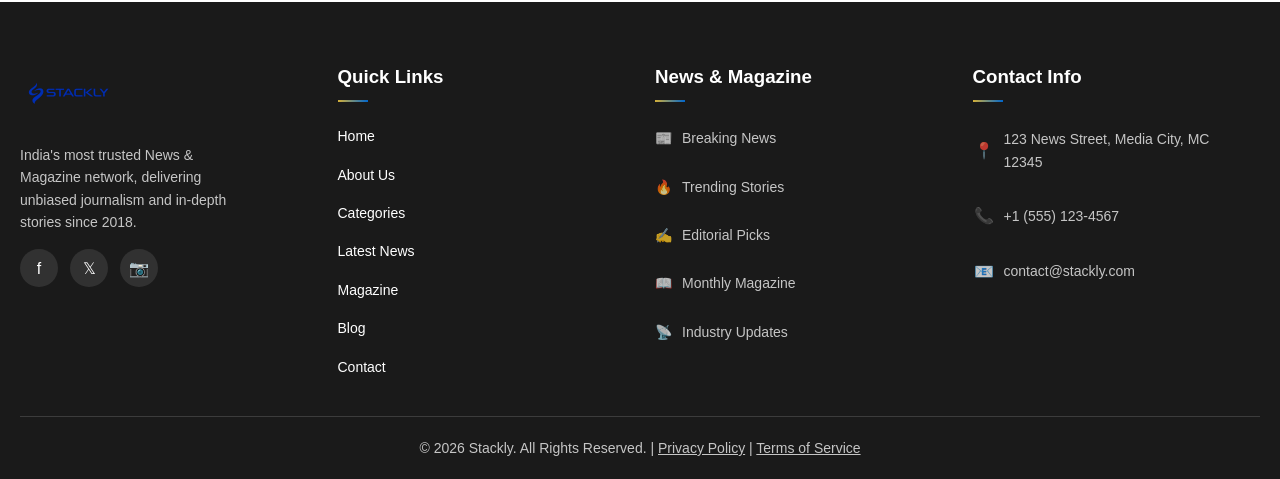
<file: categories.html>
﻿<!DOCTYPE html>
<html lang="en">
<head>
    <meta charset="UTF-8">
    <meta name="viewport" content="width=device-width, initial-scale=1.0">
    <title>Categories - Stackly</title>
    <link rel="stylesheet" href="styles.css">
</head>
<body>
    <nav>
        <div class="nav-container">
            <a class="logo" href="index.html"><img src="stackly-logo.webp" alt="Stackly" style="height:64px;width:auto;vertical-align:middle;"></a>

            <div class="nav-menu" id="navMenu">
                <a href="index.html">Home</a>
                <a href="about.html">About Us</a>
                <a href="categories.html" class="current">Categories</a>
                <a href="latest.html">Latest News</a>
                <a href="magazine.html">Magazine</a>
                <a href="blog.html">Blog</a>
                <a href="contact.html">Contact</a>
                <a href="signin.html">Sign In</a>
                <a href="register.html" class="nav-register">Register</a>
            </div>

            <button class="hamburger" id="hamburger" onclick="toggleMenu()">
                <span></span>
                <span></span>
                <span></span>
            </button>
        </div>
    </nav>

    <main id="content">
        <div style="background-color: var(--teal); color: white; padding: 60px 20px; text-align: center;">
            <div class="container">
                <h1>Explore Categories</h1>
                <p style="font-size: 18px; margin-top: 15px;">Discover in-depth coverage across all major topics</p>
            </div>
        </div>

        <div class="container">
            <div class="grid-4">
                <div class="article-card">
                    <img src="category-politics.webp" style="width:100%; height:150px; object-fit:cover;" alt="Politics" loading="lazy" decoding="async" width="400" height="150">
                    <div class="article-card-content">
                        <h3>Politics</h3>
                        <p>1+ Articles</p>
                        <a class="read-more" href="category.html?name=politics">Explore →</a>
                    </div>
                </div>

                <div class="article-card">
                    <img src="category-business.webp" style="width:100%; height:150px; object-fit:cover;" alt="Business" loading="lazy" decoding="async" width="400" height="150">
                    <div class="article-card-content">
                        <h3>Business</h3>
                        <p>1+ Articles</p>
                        <a class="read-more" href="category.html?name=business">Explore →</a>
                    </div>
                </div>

                <div class="article-card">
                    <img src="category-technology.webp" style="width:100%; height:150px; object-fit:cover;" alt="Technology" loading="lazy" decoding="async" width="400" height="150">
                    <div class="article-card-content">
                        <h3>Technology</h3>
                        <p>1+ Articles</p>
                        <a class="read-more" href="category.html?name=technology">Explore →</a>
                    </div>
                </div>

                <div class="article-card">
                    <img src="category-sports.webp" style="width:100%; height:150px; object-fit:cover;" alt="Sports" loading="lazy" decoding="async" width="400" height="150">
                    <div class="article-card-content">
                        <h3>Sports</h3>
                        <p>1+ Articles</p>
                        <a class="read-more" href="category.html?name=sports">Explore →</a>
                    </div>
                </div>

                <div class="article-card">
                    <img src="category-entertainment.webp" style="width:100%; height:150px; object-fit:cover;" alt="Entertainment" loading="lazy" decoding="async" width="400" height="150">
                    <div class="article-card-content">
                        <h3>Entertainment</h3>
                        <p>1+ Articles</p>
                        <a class="read-more" href="category.html?name=entertainment">Explore →</a>
                    </div>
                </div>

                <div class="article-card">
                    <img src="category-education.webp" style="width:100%; height:150px; object-fit:cover;" alt="Education" loading="lazy" decoding="async" width="400" height="150">
                    <div class="article-card-content">
                        <h3>Education</h3>
                        <p>1+ Articles</p>
                        <a class="read-more" href="category.html?name=education">Explore →</a>
                    </div>
                </div>

                <div class="article-card">
                    <img src="category-lifestyle.webp" style="width:100%; height:150px; object-fit:cover;" alt="Lifestyle" loading="lazy" decoding="async" width="400" height="150">
                    <div class="article-card-content">
                        <h3>Lifestyle</h3>
                        <p>1+ Articles</p>
                        <a class="read-more" href="category.html?name=lifestyle">Explore →</a>
                    </div>
                </div>

                <div class="article-card">
                    <img src="category-world-news.webp" style="width:100%; height:150px; object-fit:cover;" alt="World News" loading="lazy" decoding="async" width="400" height="150">
                    <div class="article-card-content">
                        <h3>World News</h3>
                        <p>1+ Articles</p>
                        <a class="read-more" href="category.html?name=world-news">Explore →</a>
                    </div>
                </div>
            </div>

            <h2 style="text-align: center; margin-top: 80px;">📰 Featured From Each Category</h2>
            <div class="news-item" style="border-left: 4px solid var(--teal);">
                <div style="flex-grow: 1;">
                    <span class="category-badge">Technology</span>
                    <p style="font-size: 18px; font-weight: bold; margin-top: 10px;">Revolutionary AI Technology Reshapes Global Markets</p>
                </div>
                <span style="color: var(--darkGray); font-size: 14px; white-space: nowrap; margin-left: 20px;">125.4K views</span>
            </div>

            <div class="news-item" style="border-left: 4px solid var(--teal);">
                <div style="flex-grow: 1;">
                    <span class="category-badge">Business</span>
                    <p style="font-size: 18px; font-weight: bold; margin-top: 10px;">Economic Growth Surpasses Expectations in Q2</p>
                </div>
                <span style="color: var(--darkGray); font-size: 14px; white-space: nowrap; margin-left: 20px;">98.2K views</span>
            </div>

            <div class="news-item" style="border-left: 4px solid var(--teal);">
                <div style="flex-grow: 1;">
                    <span class="category-badge">Sports</span>
                    <p style="font-size: 18px; font-weight: bold; margin-top: 10px;">Champion Wins Historic Olympic Medal</p>
                </div>
                <span style="color: var(--darkGray); font-size: 14px; white-space: nowrap; margin-left: 20px;">156.8K views</span>
            </div>
        </div>
    </main>

        <footer>
        <div class="footer-grid">
            <div>
                <a class="logo" href="index.html"><img src="stackly-logo.webp" alt="Stackly" style="height:64px;width:auto;vertical-align:middle;"></a>
                <p style="margin-top: 10px; font-size: 14px; opacity: 0.75; max-width: 220px; line-height: 1.6;">India's most trusted News &amp; Magazine network, delivering unbiased journalism and in-depth stories since 2018.</p>
                <div style="display: flex; gap: 12px; margin-top: 16px;">
                    <a href="404.html" target="_blank" rel="noopener" class="footer-social-icon" style="width: 38px; height: 38px; border-radius: 50%; background: rgba(255,255,255,0.1); display: flex; align-items: center; justify-content: center; color: white; text-decoration: none; font-size: 16px; transition: background 0.3s;" onmouseover="this.style.background='#1877F2'" onmouseout="this.style.background='rgba(255,255,255,0.1)'">&#x66;</a>
                    <a href="404.html" target="_blank" rel="noopener" class="footer-social-icon" style="width: 38px; height: 38px; border-radius: 50%; background: rgba(255,255,255,0.1); display: flex; align-items: center; justify-content: center; color: white; text-decoration: none; font-size: 16px; transition: background 0.3s;" onmouseover="this.style.background='#000'" onmouseout="this.style.background='rgba(255,255,255,0.1)'">&#x1D54F;</a>
                    <a href="404.html" target="_blank" rel="noopener" class="footer-social-icon" style="width: 38px; height: 38px; border-radius: 50%; background: rgba(255,255,255,0.1); display: flex; align-items: center; justify-content: center; color: white; text-decoration: none; font-size: 16px; transition: background 0.3s;" onmouseover="this.style.background='#E1306C'" onmouseout="this.style.background='rgba(255,255,255,0.1)'">&#x1F4F7;</a>
                    <!-- <a href="https://www.linkedin.com/company/stackly" target="_blank" rel="noopener" class="footer-social-icon" style="width: 38px; height: 38px; border-radius: 50%; background: rgba(255,255,255,0.1); display: flex; align-items: center; justify-content: center; color: white; text-decoration: none; font-size: 16px; transition: background 0.3s;" onmouseover="this.style.background='#0A66C2'" onmouseout="this.style.background='rgba(255,255,255,0.1)'">&#x1F4BC;</a> -->
                </div>
            </div>
            <div class="footer-section">
                <h3>Quick Links</h3>
                <a class="footer-link" href="index.html"><span>Home</span><i class="link-arrow">→</i></a>
                <a class="footer-link" href="about.html"><span>About Us</span><i class="link-arrow">→</i></a>
                <a class="footer-link" href="categories.html"><span>Categories</span><i class="link-arrow">→</i></a>
                <a class="footer-link" href="latest.html"><span>Latest News</span><i class="link-arrow">→</i></a>
                <a class="footer-link" href="magazine.html"><span>Magazine</span><i class="link-arrow">→</i></a>
                <a class="footer-link" href="blog.html"><span>Blog</span><i class="link-arrow">→</i></a>
                <a class="footer-link" href="contact.html"><span>Contact</span><i class="link-arrow">→</i></a>
            </div>
            <div class="footer-section">
                <h3>News &amp; Magazine</h3>
                <div class="newsroom-link"><span class="newsroom-icon">📰</span><span>Breaking News</span></div>
                <div class="newsroom-link"><span class="newsroom-icon">🔥</span><span>Trending Stories</span></div>
                <div class="newsroom-link"><span class="newsroom-icon">✍️</span><span>Editorial Picks</span></div>
                <div class="newsroom-link"><span class="newsroom-icon">📖</span><span>Monthly Magazine</span></div>
                <div class="newsroom-link"><span class="newsroom-icon">📡</span><span>Industry Updates</span></div>
            </div>
            <div class="footer-section">
                <h3>Contact Info</h3>
                <div class="contact-item"><span class="contact-icon">📍</span><span>123 News Street, Media City, MC 12345</span></div>
                <div class="contact-item"><span class="contact-icon">📞</span><span>+1 (555) 123-4567</span></div>
                <div class="contact-item"><span class="contact-icon">📧</span><a href="mailto:contact@stackly.com" style="color: inherit; text-decoration: none;">contact@stackly.com</a></div>
            </div>
        </div>
        <div class="footer-bottom">
            <p>&copy; 2026 Stackly. All Rights Reserved. | <a href="404.html" style="color: inherit; text-decoration: underline;">Privacy Policy</a> | <a href="404.html" style="color: inherit; text-decoration: underline;">Terms of Service</a></p>
        </div>
    </footer>

    <script src="auth.js"></script>
    <script src="script.js"></script>
</body>
</html>
</file>
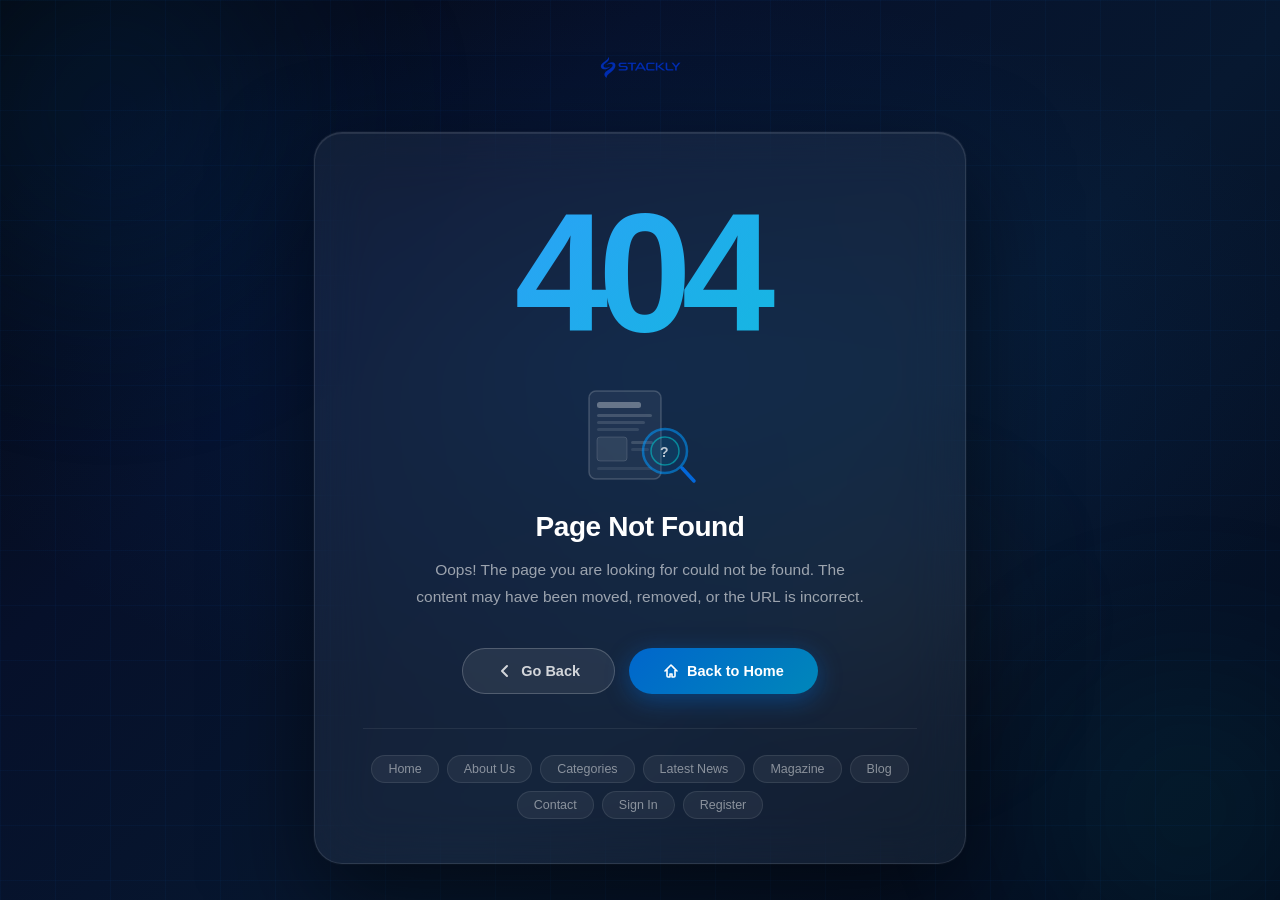
<file: category.html>
<!DOCTYPE html>
<html lang="en">
<head>
    <meta charset="UTF-8">
    <meta name="viewport" content="width=device-width, initial-scale=1.0">
    <title>Category - Stackly</title>
    <link rel="stylesheet" href="styles.css">
</head>
<body>
    <nav>
        <div class="nav-container">
            <a class="logo" href="index.html"><img src="stackly-logo.webp" alt="Stackly" style="height:64px;width:auto;vertical-align:middle;"></a>
            <div class="nav-menu" id="navMenu">
                <a href="index.html">Home</a>
                <a href="about.html">About Us</a>
                <a href="categories.html" class="current">Categories</a>
                <a href="latest.html">Latest News</a>
                <a href="magazine.html">Magazine</a>
                <a href="blog.html">Blog</a>
                <a href="contact.html">Contact</a>
                <a href="signin.html">Sign In</a>
                <a href="register.html" class="nav-register">Register</a>
            </div>
            <button class="hamburger" id="hamburger" onclick="toggleMenu()">
                <span></span><span></span><span></span>
            </button>
        </div>
    </nav>

    <main id="content">
        <div style="background-color: var(--teal); color: white; padding: 60px 20px;">
            <div class="container">
                <a href="categories.html" style="color: white; font-weight: 600; text-decoration: none; display: inline-block; margin-bottom: 20px;">← Back</a>
                <h1 id="categoryName"></h1>
                <p id="categorySubtitle" style="font-size: 18px; margin-top: 10px;"></p>
            </div>
        </div>

        <div class="container" id="categoryArticles"></div>
    </main>

    <footer>
        <div class="footer-grid">
            <div>
                <a class="logo" href="index.html"><img src="stackly-logo.webp" alt="Stackly" style="height:64px;width:auto;vertical-align:middle;"></a>
                <p style="margin-top: 10px; font-size: 14px; opacity: 0.75; max-width: 220px; line-height: 1.6;">India's most trusted News &amp; Magazine network, delivering unbiased journalism and in-depth stories since 2018.</p>
                <div style="display: flex; gap: 12px; margin-top: 16px;">
                    <a href="404.html" target="_blank" rel="noopener" class="footer-social-icon" style="width: 38px; height: 38px; border-radius: 50%; background: rgba(255,255,255,0.1); display: flex; align-items: center; justify-content: center; color: white; text-decoration: none; font-size: 16px; transition: background 0.3s;" onmouseover="this.style.background='#1877F2'" onmouseout="this.style.background='rgba(255,255,255,0.1)'">&#x66;</a>
                    <a href="404.html" target="_blank" rel="noopener" class="footer-social-icon" style="width: 38px; height: 38px; border-radius: 50%; background: rgba(255,255,255,0.1); display: flex; align-items: center; justify-content: center; color: white; text-decoration: none; font-size: 16px; transition: background 0.3s;" onmouseover="this.style.background='#000'" onmouseout="this.style.background='rgba(255,255,255,0.1)'">&#x1D54F;</a>
                    <a href="404.html" target="_blank" rel="noopener" class="footer-social-icon" style="width: 38px; height: 38px; border-radius: 50%; background: rgba(255,255,255,0.1); display: flex; align-items: center; justify-content: center; color: white; text-decoration: none; font-size: 16px; transition: background 0.3s;" onmouseover="this.style.background='#E1306C'" onmouseout="this.style.background='rgba(255,255,255,0.1)'">&#x1F4F7;</a>
                </div>
            </div>
            <div class="footer-section">
                <h3>Quick Links</h3>
                <a class="footer-link" href="index.html"><span>Home</span><i class="link-arrow">→</i></a>
                <a class="footer-link" href="about.html"><span>About Us</span><i class="link-arrow">→</i></a>
                <a class="footer-link" href="categories.html"><span>Categories</span><i class="link-arrow">→</i></a>
                <a class="footer-link" href="latest.html"><span>Latest News</span><i class="link-arrow">→</i></a>
                <a class="footer-link" href="magazine.html"><span>Magazine</span><i class="link-arrow">→</i></a>
                <a class="footer-link" href="blog.html"><span>Blog</span><i class="link-arrow">→</i></a>
                <a class="footer-link" href="contact.html"><span>Contact</span><i class="link-arrow">→</i></a>
            </div>
            <div class="footer-section">
                <h3>News &amp; Magazine</h3>
                <div class="newsroom-link"><span class="newsroom-icon">📰</span><span>Breaking News</span></div>
                <div class="newsroom-link"><span class="newsroom-icon">🔥</span><span>Trending Stories</span></div>
                <div class="newsroom-link"><span class="newsroom-icon">✍️</span><span>Editorial Picks</span></div>
                <div class="newsroom-link"><span class="newsroom-icon">📖</span><span>Monthly Magazine</span></div>
                <div class="newsroom-link"><span class="newsroom-icon">📡</span><span>Industry Updates</span></div>
            </div>
            <div class="footer-section">
                <h3>Contact Info</h3>
                <div class="contact-item"><span class="contact-icon">📍</span><span>123 News Street, Media City, MC 12345</span></div>
                <div class="contact-item"><span class="contact-icon">📞</span><span>+1 (555) 123-4567</span></div>
                <div class="contact-item"><span class="contact-icon">📧</span><a href="mailto:contact@stackly.com" style="color: inherit; text-decoration: none;">contact@stackly.com</a></div>
            </div>
        </div>
        <div class="footer-bottom">
            <p>&copy; 2026 Stackly. All Rights Reserved. | <a href="404.html" style="color: inherit; text-decoration: underline;">Privacy Policy</a> | <a href="404.html" style="color: inherit; text-decoration: underline;">Terms of Service</a></p>
        </div>
    </footer>

    <script src="auth.js"></script>
    <script src="script.js"></script>
    <script>
        const CATEGORIES = {
            business:      { name: "Business",       articleId: 2, image: "article-2.webp", blurb: "Global economy shows strong recovery with unexpected growth...",             author: "By Sarah Johnson", date: "June 15, 2026", views: "98.2K views" },
            education:     { name: "Education",      articleId: 6, image: "article-6.webp", blurb: "New educational policies promise improved student outcomes...",              author: "By Lisa Anderson", date: "June 11, 2026", views: "76.4K views" },
            entertainment: { name: "Entertainment",  articleId: 4, image: "article-4.webp", blurb: "Stars and celebrities gather for the biggest night in showbiz...",          author: "By Emily Davis",   date: "June 13, 2026", views: "87.5K views" },
            lifestyle:     { name: "Lifestyle",      articleId: 7, image: "article-7.webp", blurb: "Top wellness and fashion trends reshaping how we live...",                  author: "By Jessica Lee",   date: "June 10, 2026", views: "94.7K views" },
            politics:      { name: "Politics",       articleId: 8, image: "article-8.webp", blurb: "Major policy shifts influence global diplomatic landscape...",              author: "By David Chen",    date: "June 9, 2026",  views: "103.2K views" },
            sports:        { name: "Sports",         articleId: 3, image: "article-3.webp", blurb: "Athletic excellence and record-breaking moments this season...",            author: "By Mike Turner",   date: "June 14, 2026", views: "156.8K views" },
            technology:    { name: "Technology",     articleId: 1, image: "article-1.webp", blurb: "Breakthroughs in AI and computing continue to reshape industries...",       author: "By John Smith",    date: "June 16, 2026", views: "125.4K views" },
            "world-news":  { name: "World News",     articleId: 5, image: "article-5.webp", blurb: "Global leaders unite for landmark climate and geopolitical deals...",       author: "By Robert Wilson", date: "June 12, 2026", views: "112.3K views" }
        };

        const ARTICLE_TITLES = {
            1: "Revolutionary AI Technology Reshapes Global Markets",
            2: "Economic Growth Surpasses Expectations in Q2",
            3: "Champion Wins Historic Olympic Medal",
            4: "Entertainment Industry Celebrates Major Awards Ceremony",
            5: "Climate Action Summit Produces Historic Agreement",
            6: "Education Reforms Transform Learning Landscape",
            7: "Lifestyle Trends Dominate Summer Season",
            8: "Political Developments Shape International Relations"
        };

        const name = new URLSearchParams(window.location.search).get('name');
        const cat  = CATEGORIES[name];

        if (!cat) {
            window.location.href = '404.html';
        } else {
            document.title = cat.name + ' - Stackly';
            document.getElementById('categoryName').textContent     = cat.name;
            document.getElementById('categorySubtitle').textContent = 'All stories from ' + cat.name;

            const title = ARTICLE_TITLES[cat.articleId];
            document.getElementById('categoryArticles').innerHTML = `
                <div class="news-item" style="border-left: 4px solid var(--primary); margin-bottom: 30px;">
                    <img src="${cat.image}" style="width:180px; height:140px; border-radius:8px; object-fit:cover; flex-shrink:0;" alt="${title}" loading="lazy" decoding="async" width="180" height="140">
                    <div class="news-content">
                        <h3><a href="article.html?id=${cat.articleId}" style="color: inherit; text-decoration: none;">${title}</a></h3>
                        <p>${cat.blurb}</p>
                        <div class="news-meta">
                            <span>${cat.author}</span>
                            <span>${cat.date}</span>
                            <span>${cat.views}</span>
                        </div>
                    </div>
                </div>
            `;
        }
    </script>
</body>
</html>
</file>
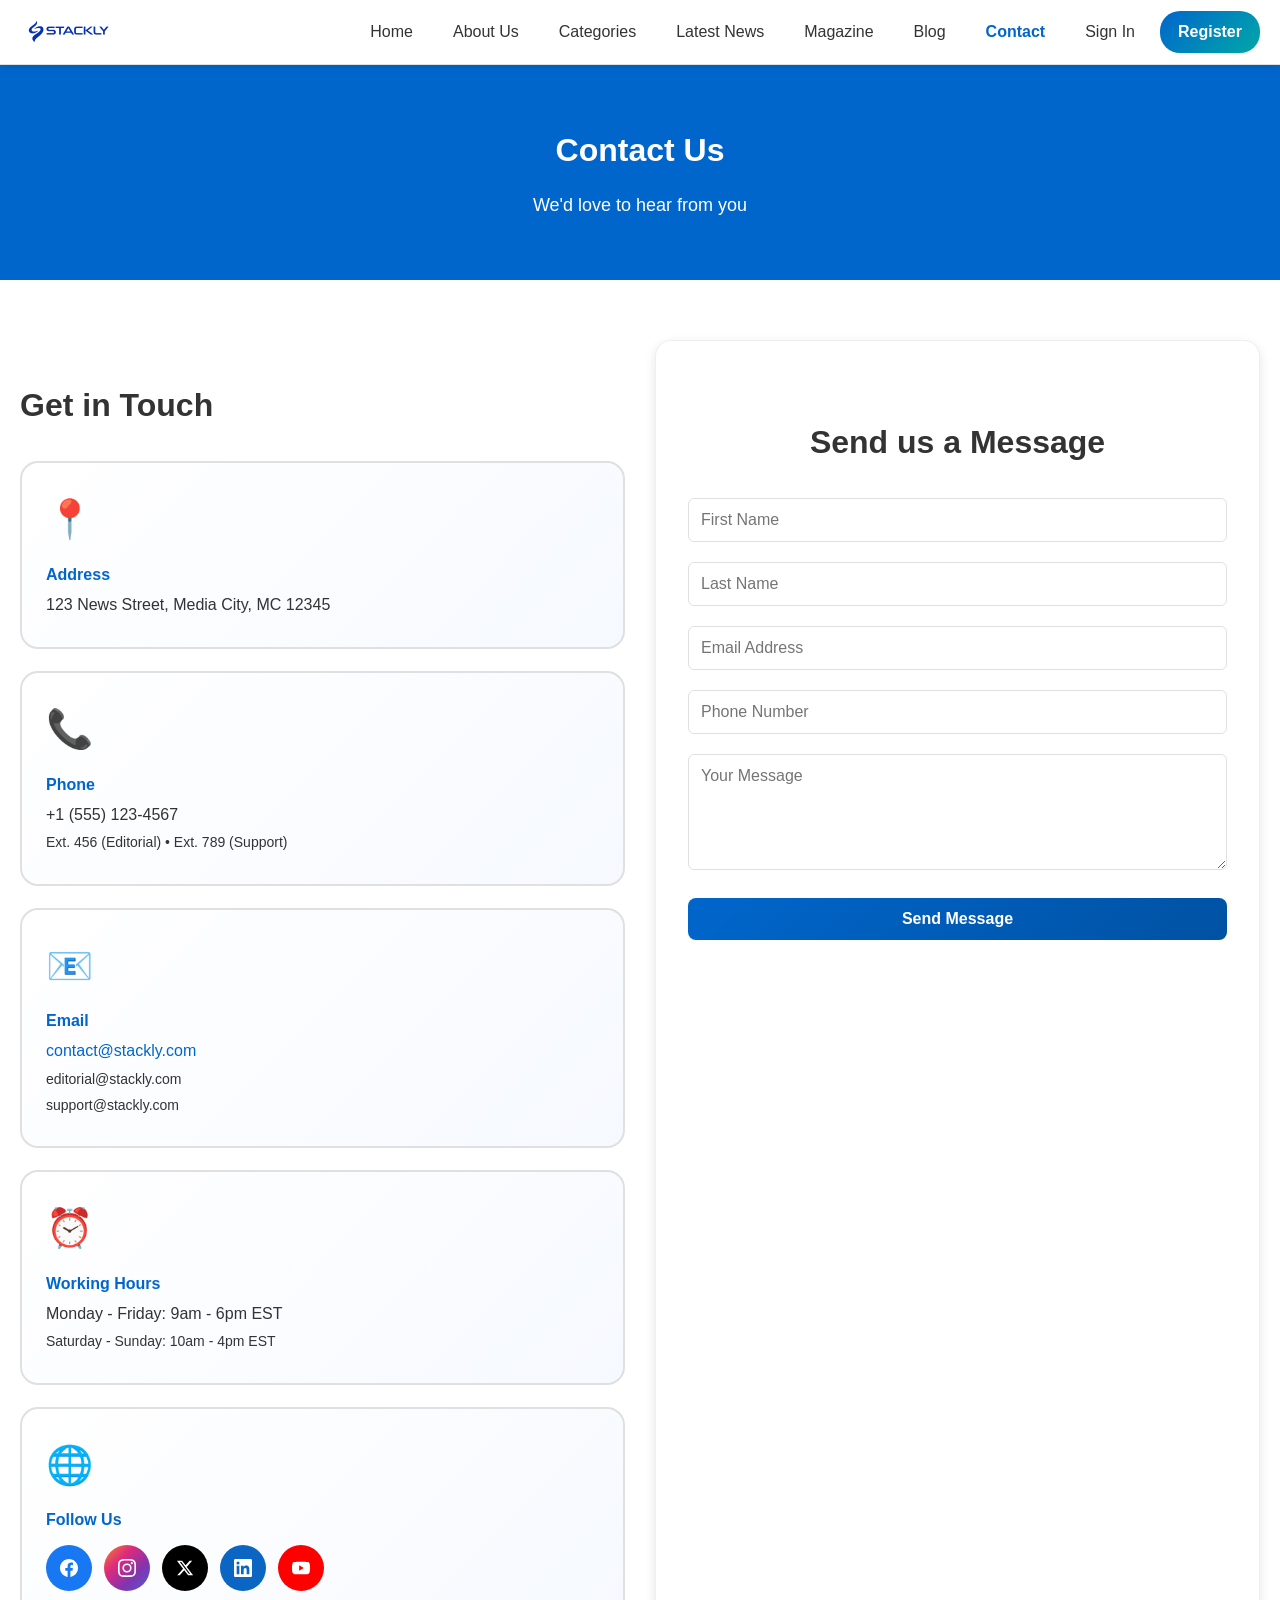
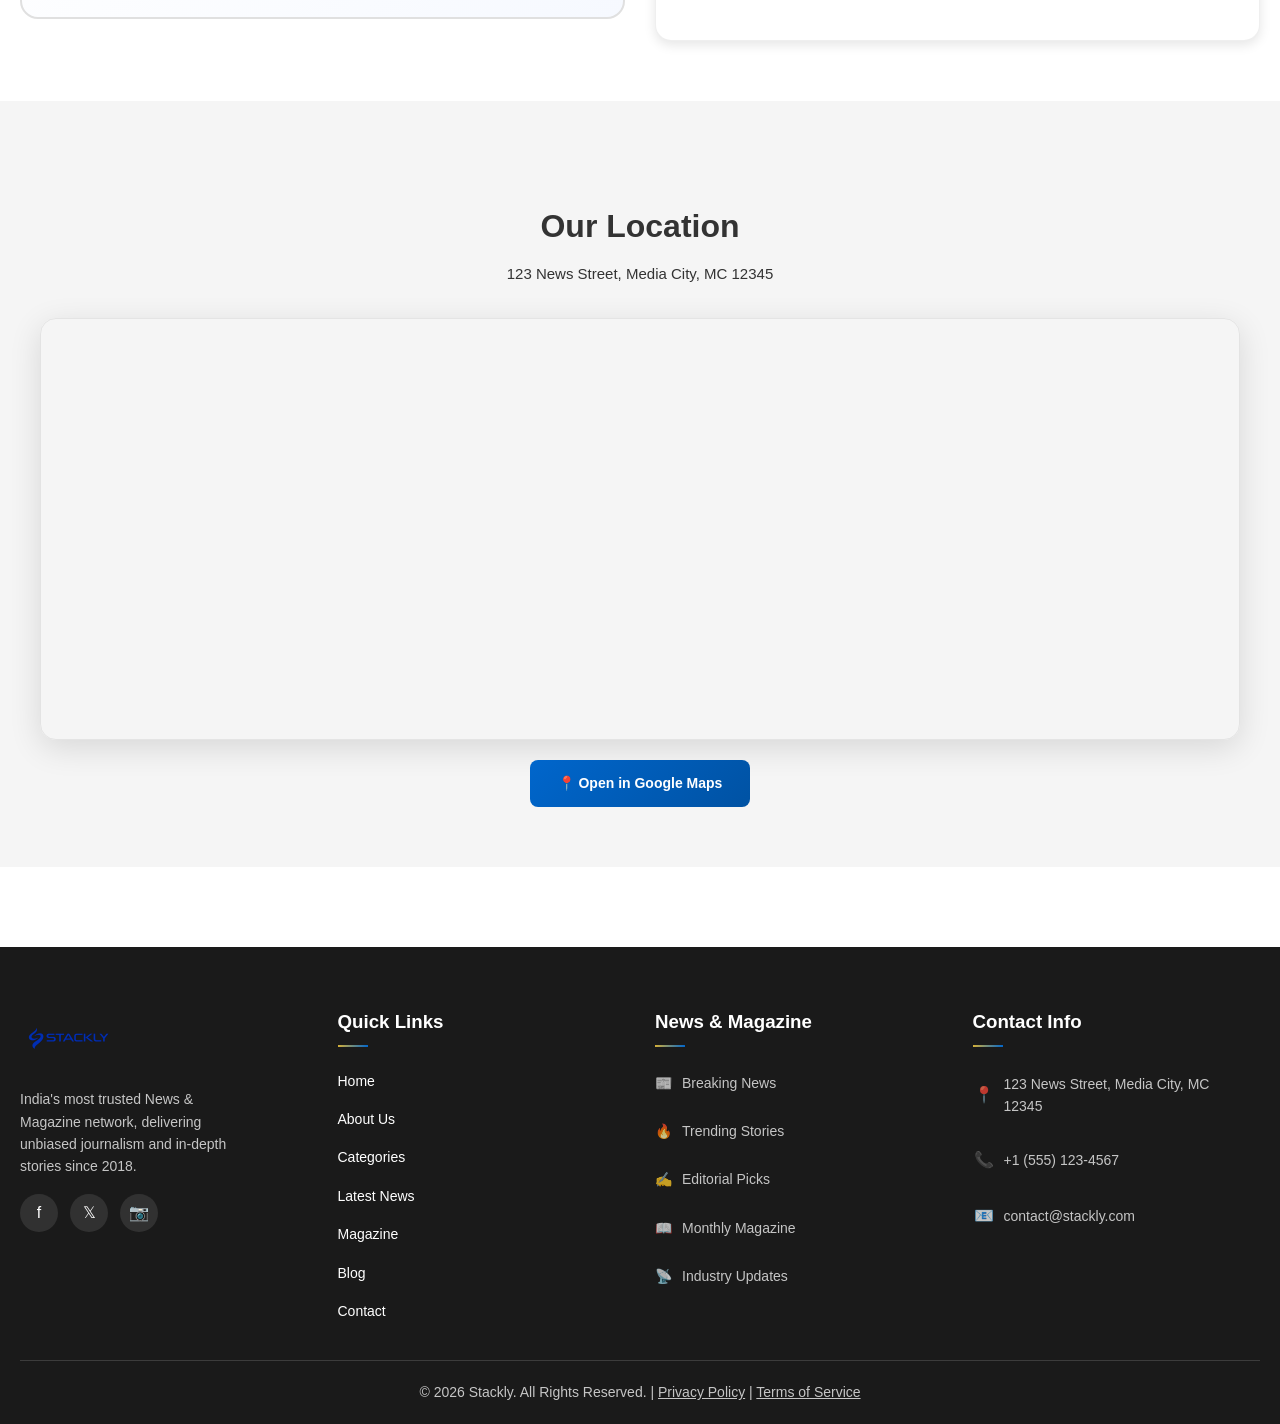
<file: contact.html>
﻿<!DOCTYPE html>
<html lang="en">
<head>
    <meta charset="UTF-8">
    <meta name="viewport" content="width=device-width, initial-scale=1.0">
    <title>Contact Us - Stackly</title>
    <link rel="stylesheet" href="styles.css">
</head>
<body>
    <nav>
        <div class="nav-container">
            <a class="logo" href="index.html"><img src="stackly-logo.webp" alt="Stackly" style="height:64px;width:auto;vertical-align:middle;"></a>

            <div class="nav-menu" id="navMenu">
                <a href="index.html">Home</a>
                <a href="about.html">About Us</a>
                <a href="categories.html">Categories</a>
                <a href="latest.html">Latest News</a>
                <a href="magazine.html">Magazine</a>
                <a href="blog.html">Blog</a>
                <a href="contact.html" class="current">Contact</a>
                <a href="signin.html">Sign In</a>
                <a href="register.html" class="nav-register">Register</a>
            </div>

            <button class="hamburger" id="hamburger" onclick="toggleMenu()">
                <span></span>
                <span></span>
                <span></span>
            </button>
        </div>
    </nav>

    <main id="content">
        <div style="background-color: var(--primary); color: white; padding: 60px 20px; text-align: center;">
            <div class="container">
                <h1>Contact Us</h1>
                <p style="font-size: 18px; margin-top: 15px;">We'd love to hear from you</p>
            </div>
        </div>

        <div class="container">
            <div class="grid-2" style="margin-top: 60px; margin-bottom: 60px;">
                <div>
                    <h2>Get in Touch</h2>

                    <div class="contact-info-card">
                        <span class="contact-info-card-icon">📍</span>
                        <p class="contact-info-card-title">Address</p>
                        <p>123 News Street, Media City, MC 12345</p>
                    </div>

                    <div class="contact-info-card">
                        <span class="contact-info-card-icon">📞</span>
                        <p class="contact-info-card-title">Phone</p>
                        <p>+1 (555) 123-4567</p>
                        <p style="font-size: 14px; color: var(--darkGray);">Ext. 456 (Editorial) • Ext. 789 (Support)</p>
                    </div>

                    <div class="contact-info-card">
                        <span class="contact-info-card-icon">📧</span>
                        <p class="contact-info-card-title">Email</p>
                        <p><a href="mailto:contact@stackly.com" style="color: var(--primary); text-decoration: none;">contact@stackly.com</a></p>
                        <p style="font-size: 14px;"><a href="mailto:editorial@stackly.com" style="color: var(--darkGray); text-decoration: none;">editorial@stackly.com</a></p>
                        <p style="font-size: 14px;"><a href="mailto:support@stackly.com" style="color: var(--darkGray); text-decoration: none;">support@stackly.com</a></p>
                    </div>

                    <div class="contact-info-card">
                        <span class="contact-info-card-icon">⏰</span>
                        <p class="contact-info-card-title">Working Hours</p>
                        <p>Monday - Friday: 9am - 6pm EST</p>
                        <p style="font-size: 14px; color: var(--darkGray);">Saturday - Sunday: 10am - 4pm EST</p>
                    </div>

                    <div class="contact-info-card">
                        <span class="contact-info-card-icon">🌐</span>
                        <p class="contact-info-card-title">Follow Us</p>
                        <div class="contact-social-icons">
                            <a href="404.html" class="contact-social-icon facebook" title="Facebook">
                                <svg width="18" height="18" viewBox="0 0 24 24" fill="currentColor"><path d="M24 12.073c0-6.627-5.373-12-12-12s-12 5.373-12 12c0 5.99 4.388 10.954 10.125 11.854v-8.385H7.078v-3.47h3.047V9.43c0-3.007 1.792-4.669 4.533-4.669 1.312 0 2.686.235 2.686.235v2.953H15.83c-1.491 0-1.956.925-1.956 1.874v2.25h3.328l-.532 3.47h-2.796v8.385C19.612 23.027 24 18.062 24 12.073z"/></svg>
                            </a>
                            <a href="404.html" class="contact-social-icon instagram" title="Instagram">
                                <svg width="18" height="18" viewBox="0 0 24 24" fill="currentColor"><path d="M12 2.163c3.204 0 3.584.012 4.85.07 3.252.148 4.771 1.691 4.919 4.919.058 1.265.069 1.645.069 4.849 0 3.205-.012 3.584-.069 4.849-.149 3.225-1.664 4.771-4.919 4.919-1.266.058-1.644.07-4.85.07-3.204 0-3.584-.012-4.849-.07-3.26-.149-4.771-1.699-4.919-4.92-.058-1.265-.07-1.644-.07-4.849 0-3.204.013-3.583.07-4.849.149-3.227 1.664-4.771 4.919-4.919 1.266-.057 1.645-.069 4.849-.069zM12 0C8.741 0 8.333.014 7.053.072 2.695.272.273 2.69.073 7.052.014 8.333 0 8.741 0 12c0 3.259.014 3.668.072 4.948.2 4.358 2.618 6.78 6.98 6.98C8.333 23.986 8.741 24 12 24c3.259 0 3.668-.014 4.948-.072 4.354-.2 6.782-2.618 6.979-6.98.059-1.28.073-1.689.073-4.948 0-3.259-.014-3.667-.072-4.947-.196-4.354-2.617-6.78-6.979-6.98C15.668.014 15.259 0 12 0zm0 5.838a6.162 6.162 0 100 12.324 6.162 6.162 0 000-12.324zM12 16a4 4 0 110-8 4 4 0 010 8zm6.406-11.845a1.44 1.44 0 100 2.881 1.44 1.44 0 000-2.881z"/></svg>
                            </a>
                            <a href="404.html" class="contact-social-icon twitter" title="X (Twitter)">
                                <svg width="18" height="18" viewBox="0 0 24 24" fill="currentColor"><path d="M18.244 2.25h3.308l-7.227 8.26 8.502 11.24H16.17l-5.214-6.817L4.99 21.75H1.68l7.73-8.835L1.254 2.25H8.08l4.713 6.231zm-1.161 17.52h1.833L7.084 4.126H5.117z"/></svg>
                            </a>
                            <a href="404.html" class="contact-social-icon linkedin" title="LinkedIn">
                                <svg width="18" height="18" viewBox="0 0 24 24" fill="currentColor"><path d="M20.447 20.452h-3.554v-5.569c0-1.328-.027-3.037-1.852-3.037-1.853 0-2.136 1.445-2.136 2.939v5.667H9.351V9h3.414v1.561h.046c.477-.9 1.637-1.85 3.37-1.85 3.601 0 4.267 2.37 4.267 5.455v6.286zM5.337 7.433a2.062 2.062 0 01-2.063-2.065 2.064 2.064 0 112.063 2.065zm1.782 13.019H3.555V9h3.564v11.452zM22.225 0H1.771C.792 0 0 .774 0 1.729v20.542C0 23.227.792 24 1.771 24h20.451C23.2 24 24 23.227 24 22.271V1.729C24 .774 23.2 0 22.222 0h.003z"/></svg>
                            </a>
                            <a href="404.html" class="contact-social-icon youtube" title="YouTube">
                                <svg width="18" height="18" viewBox="0 0 24 24" fill="currentColor"><path d="M23.498 6.186a3.016 3.016 0 00-2.122-2.136C19.505 3.545 12 3.545 12 3.545s-7.505 0-9.377.505A3.017 3.017 0 00.502 6.186C0 8.07 0 12 0 12s0 3.93.502 5.814a3.016 3.016 0 002.122 2.136c1.871.505 9.376.505 9.376.505s7.505 0 9.377-.505a3.015 3.015 0 002.122-2.136C24 15.93 24 12 24 12s0-3.93-.502-5.814zM9.545 15.568V8.432L15.818 12l-6.273 3.568z"/></svg>
                            </a>
                        </div>
                    </div>
                </div>

                <form class="signin-form" style="box-shadow: 0 4px 12px rgba(0,0,0,0.1); margin: 0; max-width: 100%; width: 100%; box-sizing: border-box;" id="contactForm" novalidate>
                    <h2 style="text-align: center; margin-bottom: 30px; color: var(--darkGray);">Send us a Message</h2>
                    <div class="form-group">
                        <input type="text" id="firstName" placeholder="First Name">
                        <div class="error-message" id="firstNameError"></div>
                    </div>
                    <div class="form-group">
                        <input type="text" id="lastName" placeholder="Last Name">
                        <div class="error-message" id="lastNameError"></div>
                    </div>
                    <div class="form-group">
                        <input type="email" id="email" placeholder="Email Address">
                        <div class="error-message" id="emailError"></div>
                    </div>
                    <div class="form-group">
                        <input type="tel" id="phone" placeholder="Phone Number">
                        <div class="error-message" id="phoneError"></div>
                    </div>
                    <div class="form-group">
                        <textarea id="message" placeholder="Your Message" rows="5"></textarea>
                        <div class="error-message" id="messageError"></div>
                    </div>
                    <button type="submit" class="btn btn-primary" style="width: 100%;">Send Message</button>
                </form>
            </div>
        </div>

        <!-- Google Maps -->
        <div style="background: var(--lightGray, #f8f9fa); padding: 60px 20px;">
            <div class="container">
                <h2 style="text-align: center; margin-bottom: 10px;">Our Location</h2>
                <p style="text-align: center; color: var(--darkGray); margin-bottom: 32px; font-size: 15px;">123 News Street, Media City, MC 12345</p>
                <div style="border-radius: 16px; overflow: hidden; box-shadow: 0 8px 32px rgba(0,0,0,0.12); border: 1px solid rgba(0,0,0,0.07);">
                    <iframe
                        src="https://www.google.com/maps/embed?pb=!1m18!1m12!1m3!1d3022.215209179461!2d-73.98823!3d40.74844!2m3!1f0!2f0!3f0!3m2!1i1024!2i768!4f13.1!3m3!1m2!1s0x89c259a9b3117469%3A0xd134e199a405a163!2sEmpire%20State%20Building!5e0!3m2!1sen!2sus!4v1718000000000!5m2!1sen!2sus"
                        width="100%"
                        height="420"
                        style="display: block; border: 0;"
                        allowfullscreen=""
                        loading="lazy"
                        referrerpolicy="no-referrer-when-downgrade"
                        title="Stackly Office Location">
                    </iframe>
                </div>
                <div style="display: flex; justify-content: center; margin-top: 20px;">
                    <a href="https://www.google.com/maps/search/123+News+Street+Media+City" target="_blank" rel="noopener noreferrer"
                       class="btn btn-primary" style="display: inline-flex; align-items: center; gap: 8px; padding: 12px 28px; font-size: 14px;">
                        📍 Open in Google Maps
                    </a>
                </div>
            </div>
        </div>
    </main>

    <footer>
        <div class="footer-grid">
            <div>
                <a class="logo" href="index.html"><img src="stackly-logo.webp" alt="Stackly" style="height:64px;width:auto;vertical-align:middle;"></a>
                <p style="margin-top: 10px; font-size: 14px; opacity: 0.75; max-width: 220px; line-height: 1.6;">India's most trusted News &amp; Magazine network, delivering unbiased journalism and in-depth stories since 2018.</p>
                <div style="display: flex; gap: 12px; margin-top: 16px;">
                    <a href="404.html" target="_blank" rel="noopener" class="footer-social-icon" style="width: 38px; height: 38px; border-radius: 50%; background: rgba(255,255,255,0.1); display: flex; align-items: center; justify-content: center; color: white; text-decoration: none; font-size: 16px; transition: background 0.3s;" onmouseover="this.style.background='#1877F2'" onmouseout="this.style.background='rgba(255,255,255,0.1)'">&#x66;</a>
                    <a href="404.html" target="_blank" rel="noopener" class="footer-social-icon" style="width: 38px; height: 38px; border-radius: 50%; background: rgba(255,255,255,0.1); display: flex; align-items: center; justify-content: center; color: white; text-decoration: none; font-size: 16px; transition: background 0.3s;" onmouseover="this.style.background='#000'" onmouseout="this.style.background='rgba(255,255,255,0.1)'">&#x1D54F;</a>
                    <a href="404.html" target="_blank" rel="noopener" class="footer-social-icon" style="width: 38px; height: 38px; border-radius: 50%; background: rgba(255,255,255,0.1); display: flex; align-items: center; justify-content: center; color: white; text-decoration: none; font-size: 16px; transition: background 0.3s;" onmouseover="this.style.background='#E1306C'" onmouseout="this.style.background='rgba(255,255,255,0.1)'">&#x1F4F7;</a>
                    <!--<a href="" target="_blank" rel="noopener" class="footer-social-icon" style="width: 38px; height: 38px; border-radius: 50%; background: rgba(255,255,255,0.1); display: flex; align-items: center; justify-content: center; color: white; text-decoration: none; font-size: 16px; transition: background 0.3s;" onmouseover="this.style.background='#0A66C2'" onmouseout="this.style.background='rgba(255,255,255,0.1)'">&#x1F4BC;</a>-->
                </div>
            </div>
            <div class="footer-section">
                <h3>Quick Links</h3>
                <a class="footer-link" href="index.html"><span>Home</span><i class="link-arrow">→</i></a>
                <a class="footer-link" href="about.html"><span>About Us</span><i class="link-arrow">→</i></a>
                <a class="footer-link" href="categories.html"><span>Categories</span><i class="link-arrow">→</i></a>
                <a class="footer-link" href="latest.html"><span>Latest News</span><i class="link-arrow">→</i></a>
                <a class="footer-link" href="magazine.html"><span>Magazine</span><i class="link-arrow">→</i></a>
                <a class="footer-link" href="blog.html"><span>Blog</span><i class="link-arrow">→</i></a>
                <a class="footer-link" href="contact.html"><span>Contact</span><i class="link-arrow">→</i></a>
            </div>
            <div class="footer-section">
                <h3>News &amp; Magazine</h3>
                <div class="newsroom-link"><span class="newsroom-icon">📰</span><span>Breaking News</span></div>
                <div class="newsroom-link"><span class="newsroom-icon">🔥</span><span>Trending Stories</span></div>
                <div class="newsroom-link"><span class="newsroom-icon">✍️</span><span>Editorial Picks</span></div>
                <div class="newsroom-link"><span class="newsroom-icon">📖</span><span>Monthly Magazine</span></div>
                <div class="newsroom-link"><span class="newsroom-icon">📡</span><span>Industry Updates</span></div>
            </div>
            <div class="footer-section">
                <h3>Contact Info</h3>
                <div class="contact-item"><span class="contact-icon">📍</span><span>123 News Street, Media City, MC 12345</span></div>
                <div class="contact-item"><span class="contact-icon">📞</span><span>+1 (555) 123-4567</span></div>
                <div class="contact-item"><span class="contact-icon">📧</span><a href="mailto:contact@stackly.com" style="color: inherit; text-decoration: none;">contact@stackly.com</a></div>
            </div>
        </div>
        <div class="footer-bottom">
            <p>&copy; 2026 Stackly. All Rights Reserved. | <a href="404.html" style="color: inherit; text-decoration: underline;">Privacy Policy</a> | <a href="404.html" style="color: inherit; text-decoration: underline;">Terms of Service</a></p>
        </div>
    </footer>

    <script src="auth.js"></script>
    <script src="script.js"></script>
</body>
</html>
</file>
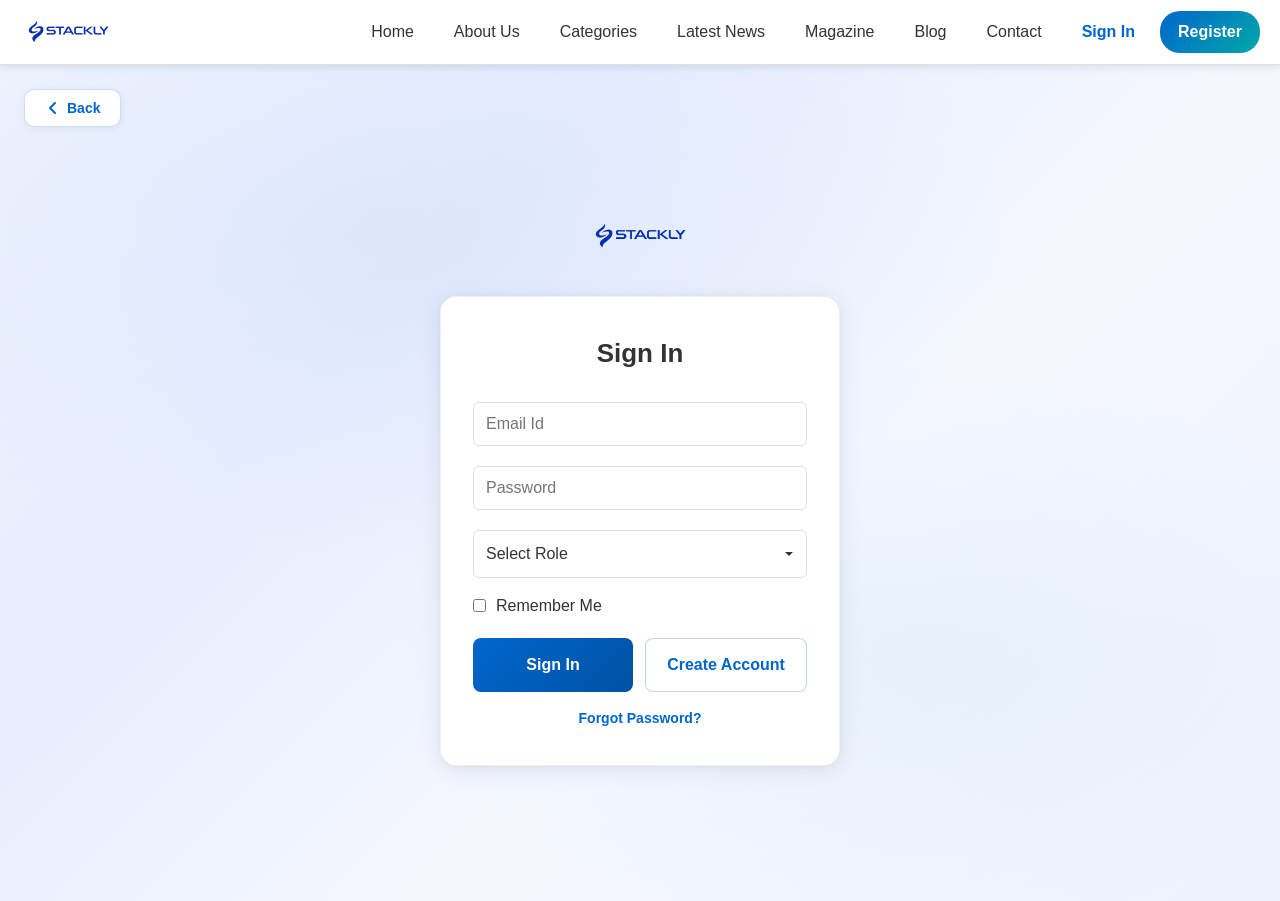
<file: editor-dashboard.html>
<!DOCTYPE html>
<html lang="en">
<head>
    <meta charset="UTF-8">
    <meta name="viewport" content="width=device-width, initial-scale=1.0">
    <title>Editor Dashboard - Stackly</title>
    <link rel="stylesheet" href="styles.css">
</head>
<body class="dashboard-page">
    <nav>
        <div class="nav-container">
            <a class="logo" href="index.html"><img src="stackly-logo.webp" alt="Stackly" style="height:64px;width:auto;vertical-align:middle;"></a>

            <div class="nav-menu" id="navMenu">
                <a href="editor-dashboard.html" class="current">Dashboard</a>
            </div>

            <button class="hamburger" id="hamburger" onclick="toggleMenu()">
                <span></span>
                <span></span>
                <span></span>
            </button>
        </div>
    </nav>

    <main id="content">
        <div class="container">
            <div class="dashboard-header">
                <div>
                    <h1 id="dashWelcome">Editor Dashboard</h1>
                    <p>Performance analytics and content management</p>
                </div>
                <a href="#" id="signOutBtn" class="btn btn-primary" onclick="event.preventDefault(); Auth.logout();">Sign Out</a>
            </div>

            <!-- User Info Card -->
            <div class="profile-card">
                <div class="profile-card-left">
                    <div class="profile-avatar" id="dashAvatar"></div>
                    <div class="profile-name-block">
                        <h2 class="profile-name" id="dashUserName">—</h2>
                        <span class="profile-role-badge" id="dashUserRole">—</span>
                        <span class="profile-status-badge">Active</span>
                    </div>
                </div>
                <div class="profile-card-details">
                    <div class="profile-detail-item">
                        <span class="profile-detail-icon">📧</span>
                        <div>
                            <span class="profile-detail-label">Email</span>
                            <span class="profile-detail-value" id="dashUserEmail">—</span>
                        </div>
                    </div>
                    <!--<div class="profile-detail-item">
                        <span class="profile-detail-icon">📱</span>
                        <div>
                            <span class="profile-detail-label">Mobile</span>
                            <span class="profile-detail-value" id="dashUserMobile">—</span>
                        </div>
                    </div>--->
                    <!--<div class="profile-detail-item">
                        <span class="profile-detail-icon">📅</span>
                        <div>
                            <span class="profile-detail-label">Member Since</span>
                            <span class="profile-detail-value" id="dashMemberSince">—</span>
                        </div>
                    </div>--->
                    <div class="profile-detail-item">
                        <span class="profile-detail-icon">🕐</span>
                        <div>
                            <span class="profile-detail-label">Login Time</span>
                            <span class="profile-detail-value" id="dashLoginTime">—</span>
                        </div>
                    </div>
                </div>
            </div>

            <!-- Row 1 — Core Stats -->
            <div class="grid-4">
                <div class="dashboard-card" style="border-top-color: var(--primary);">
                    <div class="icon">📝</div>
                    <div class="title">Total Articles</div>
                    <div class="value" style="color: var(--teal);">156</div>
                    <p style="font-size: 12px; color: var(--darkGray); margin-top: 5px;">+12 this month</p>
                </div>
                <div class="dashboard-card" style="border-top-color: var(--primary);">
                    <div class="icon">✅</div>
                    <div class="title">Published Posts</div>
                    <div class="value" style="color: var(--teal);">142</div>
                    <p style="font-size: 12px; color: var(--darkGray); margin-top: 5px;">+8 this month</p>
                </div>
                <div class="dashboard-card" style="border-top-color: var(--primary);">
                    <div class="icon">📋</div>
                    <div class="title">Draft Articles</div>
                    <div class="value" style="color: var(--teal);">14</div>
                    <p style="font-size: 12px; color: var(--darkGray); margin-top: 5px;">In progress</p>
                </div>
                <div class="dashboard-card" style="border-top-color: var(--primary);">
                    <div class="icon">👁️</div>
                    <div class="title">Monthly Views</div>
                    <div class="value" style="color: var(--teal);">45.2K</div>
                    <p style="font-size: 12px; color: var(--darkGray); margin-top: 5px;">+15% increase</p>
                </div>
            </div>

            <!-- Row 2 — Extended Stats -->
            <div class="grid-4 dashboard-stats-row">
                <div class="dashboard-card">
                    <div class="icon">📰</div>
                    <div class="title">Latest News Stats</div>
                    <div class="value">2,547</div>
                    <p style="font-size: 12px; color: var(--darkGray); margin-top: 5px;">Total articles live</p>
                </div>
                <div class="dashboard-card">
                    <div class="icon">📖</div>
                    <div class="title">Magazine Issues</div>
                    <div class="value">18</div>
                    <p style="font-size: 12px; color: var(--darkGray); margin-top: 5px;">Published editions</p>
                </div>
                <div class="dashboard-card">
                    <div class="icon">🔔</div>
                    <div class="title">Notifications</div>
                    <div class="value">5</div>
                    <p style="font-size: 12px; color: var(--darkGray); margin-top: 5px;">Pending actions</p>
                </div>
                <div class="dashboard-card">
                    <div class="icon">📥</div>
                    <div class="title">Downloads</div>
                    <div class="value">3.2K</div>
                    <p style="font-size: 12px; color: var(--darkGray); margin-top: 5px;">Magazine downloads</p>
                </div>
            </div>

            <div class="grid-2">
                <div>
                    <h2>📈 Performance Metrics</h2>
                    <div style="background: white; padding: 30px; border-radius: 12px; box-shadow: 0 2px 8px rgba(0,0,0,0.1);">
                        <div style="display: flex; align-items: flex-end; justify-content: space-between; height: 220px; gap: 8px; padding: 0 10px;">
                            <div style="display: flex; flex-direction: column; align-items: center; flex: 1;">
                                <span style="font-size: 11px; font-weight: 600; color: var(--primary); margin-bottom: 6px;">8.2K</span>
                                <div style="width: 100%; max-width: 40px; height: 82px; background: linear-gradient(180deg, var(--primary), var(--teal)); border-radius: 6px 6px 0 0;"></div>
                                <span style="font-size: 11px; color: var(--darkGray); margin-top: 8px;">Jan</span>
                            </div>
                            <div style="display: flex; flex-direction: column; align-items: center; flex: 1;">
                                <span style="font-size: 11px; font-weight: 600; color: var(--primary); margin-bottom: 6px;">12.5K</span>
                                <div style="width: 100%; max-width: 40px; height: 125px; background: linear-gradient(180deg, var(--primary), var(--teal)); border-radius: 6px 6px 0 0;"></div>
                                <span style="font-size: 11px; color: var(--darkGray); margin-top: 8px;">Feb</span>
                            </div>
                            <div style="display: flex; flex-direction: column; align-items: center; flex: 1;">
                                <span style="font-size: 11px; font-weight: 600; color: var(--primary); margin-bottom: 6px;">15.1K</span>
                                <div style="width: 100%; max-width: 40px; height: 151px; background: linear-gradient(180deg, var(--primary), var(--teal)); border-radius: 6px 6px 0 0;"></div>
                                <span style="font-size: 11px; color: var(--darkGray); margin-top: 8px;">Mar</span>
                            </div>
                            <div style="display: flex; flex-direction: column; align-items: center; flex: 1;">
                                <span style="font-size: 11px; font-weight: 600; color: var(--primary); margin-bottom: 6px;">18.7K</span>
                                <div style="width: 100%; max-width: 40px; height: 187px; background: linear-gradient(180deg, var(--primary), var(--teal)); border-radius: 6px 6px 0 0;"></div>
                                <span style="font-size: 11px; color: var(--darkGray); margin-top: 8px;">Apr</span>
                            </div>
                            <div style="display: flex; flex-direction: column; align-items: center; flex: 1;">
                                <span style="font-size: 11px; font-weight: 600; color: var(--primary); margin-bottom: 6px;">22.3K</span>
                                <div style="width: 100%; max-width: 40px; height: 200px; background: linear-gradient(180deg, var(--primary), var(--teal)); border-radius: 6px 6px 0 0;"></div>
                                <span style="font-size: 11px; color: var(--darkGray); margin-top: 8px;">May</span>
                            </div>
                            <div style="display: flex; flex-direction: column; align-items: center; flex: 1;">
                                <span style="font-size: 11px; font-weight: 600; color: #d4af37; margin-bottom: 6px;">45.2K</span>
                                <div style="width: 100%; max-width: 40px; height: 210px; background: linear-gradient(180deg, #d4af37, var(--primary)); border-radius: 6px 6px 0 0;"></div>
                                <span style="font-size: 11px; font-weight: 700; color: var(--primary); margin-top: 8px;">Jun</span>
                            </div>
                        </div>
                        <div style="text-align: center; margin-top: 16px; font-size: 12px; color: var(--darkGray);">Monthly Page Views (2026)</div>
                    </div>
                </div>
                <div>
                    <h2>🔝 Top Performing Articles</h2>
                    <div>
                        <div style="padding: 15px; background: white; border-radius: 6px; margin-bottom: 15px; display: flex; justify-content: space-between;">
                            <p style="font-weight: 600; flex-grow: 1;">Revolutionary AI Technology</p>
                            <span style="color: var(--primary); font-weight: bold;">125.4K</span>
                        </div>

                        <div style="padding: 15px; background: white; border-radius: 6px; margin-bottom: 15px; display: flex; justify-content: space-between;">
                            <p style="font-weight: 600; flex-grow: 1;">Economic Growth Surpasses Expectations</p>
                            <span style="color: var(--primary); font-weight: bold;">98.2K</span>
                        </div>

                        <div style="padding: 15px; background: white; border-radius: 6px; margin-bottom: 15px; display: flex; justify-content: space-between;">
                            <p style="font-weight: 600; flex-grow: 1;">Champion Wins Historic Olympic Medal</p>
                            <span style="color: var(--primary); font-weight: bold;">156.8K</span>
                        </div>
                    </div>
                </div>
            </div>

            <h2 style="margin-top: 60px;"><span class="section-icon">📊</span>Latest News Statistics</h2>
            <div class="grid-2" style="margin-top: 20px;">
                <div style="background: white; padding: 25px; border-radius: 8px; box-shadow: 0 2px 8px rgba(0,0,0,0.1);">
                    <h3 style="font-size: 16px; margin-bottom: 15px; color: var(--primary);">Articles by Category</h3>
                    <div style="display: flex; justify-content: space-between; padding: 10px 0; border-bottom: 1px solid var(--border);">
                        <span>Technology</span><span style="font-weight: bold; color: var(--primary);">38 articles</span>
                    </div>
                    <div style="display: flex; justify-content: space-between; padding: 10px 0; border-bottom: 1px solid var(--border);">
                        <span>Business</span><span style="font-weight: bold; color: var(--primary);">29 articles</span>
                    </div>
                    <div style="display: flex; justify-content: space-between; padding: 10px 0; border-bottom: 1px solid var(--border);">
                        <span>World News</span><span style="font-weight: bold; color: var(--primary);">24 articles</span>
                    </div>
                    <div style="display: flex; justify-content: space-between; padding: 10px 0;">
                        <span>Sports</span><span style="font-weight: bold; color: var(--primary);">21 articles</span>
                    </div>
                </div>
                <div style="background: white; padding: 25px; border-radius: 8px; box-shadow: 0 2px 8px rgba(0,0,0,0.1);">
                    <h3 style="font-size: 16px; margin-bottom: 15px; color: var(--teal);">Magazine Statistics</h3>
                    <div style="display: flex; justify-content: space-between; padding: 10px 0; border-bottom: 1px solid var(--border);">
                        <span>Total Issues</span><span style="font-weight: bold; color: var(--teal);">18</span>
                    </div>
                    <div style="display: flex; justify-content: space-between; padding: 10px 0; border-bottom: 1px solid var(--border);">
                        <span>Total Downloads</span><span style="font-weight: bold; color: var(--teal);">3,210</span>
                    </div>
                    <div style="display: flex; justify-content: space-between; padding: 10px 0; border-bottom: 1px solid var(--border);">
                        <span>Active Subscribers</span><span style="font-weight: bold; color: var(--teal);">45K+</span>
                    </div>
                    <div style="display: flex; justify-content: space-between; padding: 10px 0;">
                        <span>Best Performing</span><span style="font-weight: bold; color: green;">May 2026</span>
                    </div>
                </div>
            </div>

            <h2 style="margin-top: 60px;"><span class="section-icon">📝</span>Recent Articles</h2>
            <div class="news-item" style="border-left: 4px solid var(--teal); margin-bottom: 15px;">
                <div class="news-content">
                    <h3 style="font-size: 18px;">Article 1 Title</h3>
                    <p style="font-size: 12px; color: var(--darkGray); margin-top: 5px;">Published 1 days ago • 130K views</p>
                    <button type="button" class="read-more" style="margin-top: 10px;">Edit →</button>
                </div>
            </div>

            <div class="news-item" style="border-left: 4px solid var(--teal); margin-bottom: 15px;">
                <div class="news-content">
                    <h3 style="font-size: 18px;">Article 2 Title</h3>
                    <p style="font-size: 12px; color: var(--darkGray); margin-top: 5px;">Published 2 days ago • 110K views</p>
                    <button type="button" class="read-more" style="margin-top: 10px;">Edit →</button>
                </div>
            </div>

            <div class="news-item" style="border-left: 4px solid var(--teal); margin-bottom: 15px;">
                <div class="news-content">
                    <h3 style="font-size: 18px;">Article 3 Title</h3>
                    <p style="font-size: 12px; color: var(--darkGray); margin-top: 5px;">Published 3 days ago • 90K views</p>
                    <button type="button" class="read-more" style="margin-top: 10px;">Edit →</button>
                </div>
            </div>

            <div class="news-item" style="border-left: 4px solid var(--teal); margin-bottom: 15px;">
                <div class="news-content">
                    <h3 style="font-size: 18px;">Article 4 Title</h3>
                    <p style="font-size: 12px; color: var(--darkGray); margin-top: 5px;">Published 4 days ago • 70K views</p>
                    <button type="button" class="read-more" style="margin-top: 10px;">Edit →</button>
                </div>
            </div>

            <div style="height: 60px;"></div>
        </div>
    </main>

    <script src="auth.js"></script>
    <script src="script.js"></script>
</body>
</html>
</file>
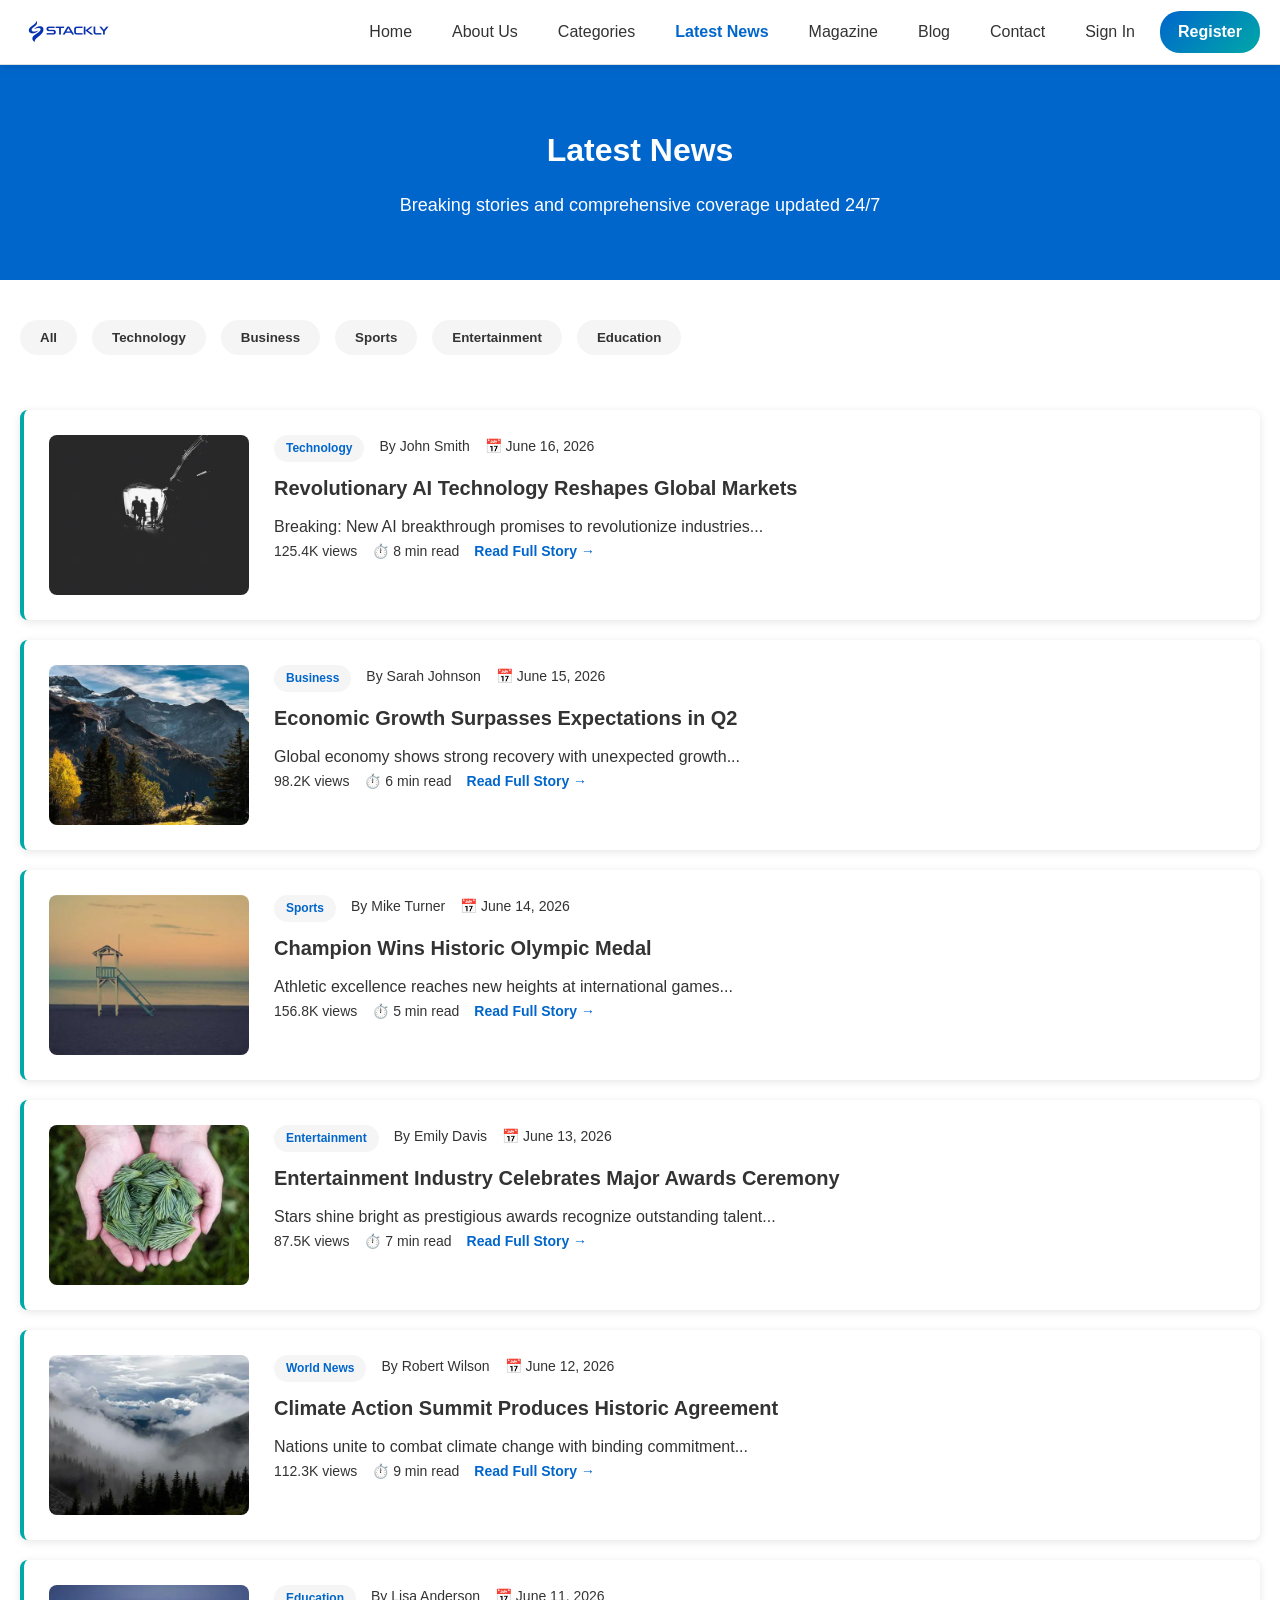
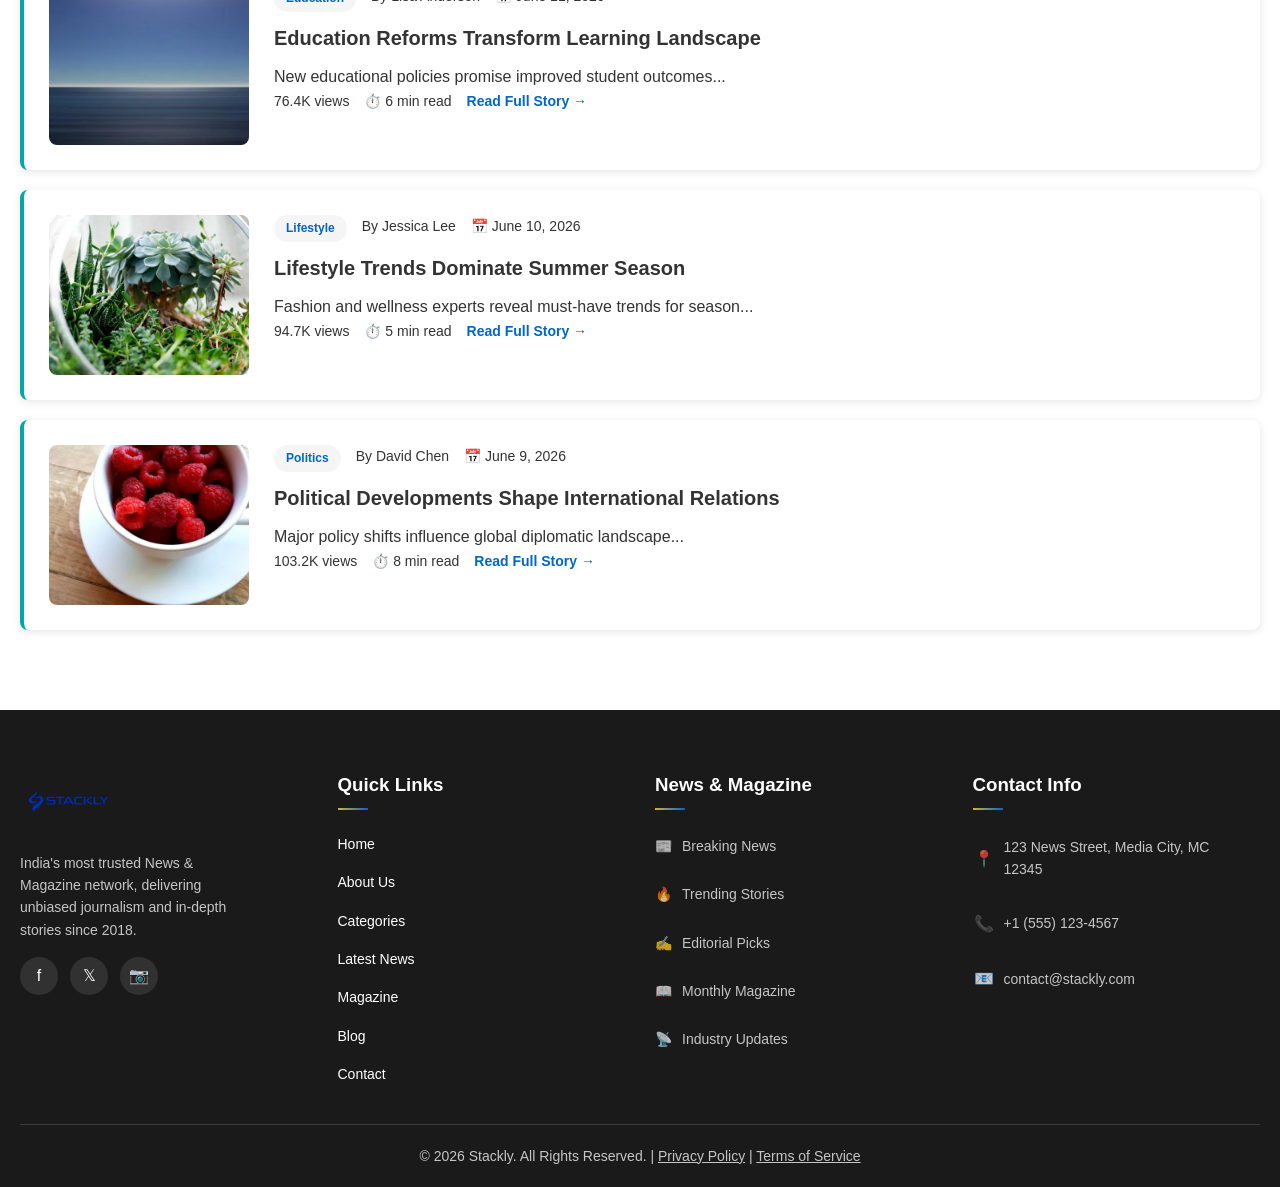
<file: latest.html>
﻿<!DOCTYPE html>
<html lang="en">
<head>
    <meta charset="UTF-8">
    <meta name="viewport" content="width=device-width, initial-scale=1.0">
    <title>Latest News - Stackly</title>
    <link rel="stylesheet" href="styles.css">
</head>
<body>
    <nav>
        <div class="nav-container">
            <a class="logo" href="index.html"><img src="stackly-logo.webp" alt="Stackly" style="height:64px;width:auto;vertical-align:middle;"></a>

            <div class="nav-menu" id="navMenu">
                <a href="index.html">Home</a>
                <a href="about.html">About Us</a>
                <a href="categories.html">Categories</a>
                <a href="latest.html" class="current">Latest News</a>
                <a href="magazine.html">Magazine</a>
                <a href="blog.html">Blog</a>
                <a href="contact.html">Contact</a>
                <a href="signin.html">Sign In</a>
                <a href="register.html" class="nav-register">Register</a>
            </div>

            <button class="hamburger" id="hamburger" onclick="toggleMenu()">
                <span></span>
                <span></span>
                <span></span>
            </button>
        </div>
    </nav>

    <main id="content">
        <div style="background-color: var(--primary); color: white; padding: 60px 20px; text-align: center;">
            <div class="container">
                <h1>Latest News</h1>
                <p style="font-size: 18px; margin-top: 15px;">Breaking stories and comprehensive coverage updated 24/7</p>
            </div>
        </div>

        <div class="container">
            <div style="display: flex; gap: 15px; margin: 40px 0; overflow-x: auto; padding-bottom: 15px;">
                <button type="button" style="background-color: var(--lightGray); color: var(--darkGray); padding: 10px 20px; border-radius: 20px; border: none; font-weight: 600; cursor: pointer; white-space: nowrap;">All</button>
                <button type="button" style="background-color: var(--lightGray); color: var(--darkGray); padding: 10px 20px; border-radius: 20px; border: none; font-weight: 600; cursor: pointer; white-space: nowrap;">Technology</button>
                <button type="button" style="background-color: var(--lightGray); color: var(--darkGray); padding: 10px 20px; border-radius: 20px; border: none; font-weight: 600; cursor: pointer; white-space: nowrap;">Business</button>
                <button type="button" style="background-color: var(--lightGray); color: var(--darkGray); padding: 10px 20px; border-radius: 20px; border: none; font-weight: 600; cursor: pointer; white-space: nowrap;">Sports</button>
                <button type="button" style="background-color: var(--lightGray); color: var(--darkGray); padding: 10px 20px; border-radius: 20px; border: none; font-weight: 600; cursor: pointer; white-space: nowrap;">Entertainment</button>
                <button type="button" style="background-color: var(--lightGray); color: var(--darkGray); padding: 10px 20px; border-radius: 20px; border: none; font-weight: 600; cursor: pointer; white-space: nowrap;">Education</button>
            </div>

            <div class="news-item">
                <img src="article-1.webp" style="width:200px; height:160px; border-radius:8px; object-fit:cover; flex-shrink:0;" alt="Revolutionary AI Technology Reshapes Global Markets" loading="lazy" decoding="async" width="200" height="160">
                <div class="news-content">
                    <div class="news-meta">
                        <span class="category-badge">Technology</span>
                        <span>By John Smith</span>
                        <span>📅 June 16, 2026</span>
                    </div>
                    <h3>Revolutionary AI Technology Reshapes Global Markets</h3>
                    <p>Breaking: New AI breakthrough promises to revolutionize industries...</p>
                    <div class="news-meta">
                        <span>125.4K views</span>
                        <span>⏱️ 8 min read</span>
                        <a class="read-more" href="404.html">Read Full Story →</a>
                    </div>
                </div>
            </div>

            <div class="news-item">
                <img src="article-2.webp" style="width:200px; height:160px; border-radius:8px; object-fit:cover; flex-shrink:0;" alt="Economic Growth Surpasses Expectations in Q2" loading="lazy" decoding="async" width="200" height="160">
                <div class="news-content">
                    <div class="news-meta">
                        <span class="category-badge">Business</span>
                        <span>By Sarah Johnson</span>
                        <span>📅 June 15, 2026</span>
                    </div>
                    <h3>Economic Growth Surpasses Expectations in Q2</h3>
                    <p>Global economy shows strong recovery with unexpected growth...</p>
                    <div class="news-meta">
                        <span>98.2K views</span>
                        <span>⏱️ 6 min read</span>
                        <a class="read-more" href="404.html">Read Full Story →</a>
                    </div>
                </div>
            </div>

            <div class="news-item">
                <img src="article-3.webp" style="width:200px; height:160px; border-radius:8px; object-fit:cover; flex-shrink:0;" alt="Champion Wins Historic Olympic Medal" loading="lazy" decoding="async" width="200" height="160">
                <div class="news-content">
                    <div class="news-meta">
                        <span class="category-badge">Sports</span>
                        <span>By Mike Turner</span>
                        <span>📅 June 14, 2026</span>
                    </div>
                    <h3>Champion Wins Historic Olympic Medal</h3>
                    <p>Athletic excellence reaches new heights at international games...</p>
                    <div class="news-meta">
                        <span>156.8K views</span>
                        <span>⏱️ 5 min read</span>
                        <a class="read-more" href="404.html">Read Full Story →</a>
                    </div>
                </div>
            </div>

            <div class="news-item">
                <img src="article-4.webp" style="width:200px; height:160px; border-radius:8px; object-fit:cover; flex-shrink:0;" alt="Entertainment Industry Celebrates Major Awards Ceremony" loading="lazy" decoding="async" width="200" height="160">
                <div class="news-content">
                    <div class="news-meta">
                        <span class="category-badge">Entertainment</span>
                        <span>By Emily Davis</span>
                        <span>📅 June 13, 2026</span>
                    </div>
                    <h3>Entertainment Industry Celebrates Major Awards Ceremony</h3>
                    <p>Stars shine bright as prestigious awards recognize outstanding talent...</p>
                    <div class="news-meta">
                        <span>87.5K views</span>
                        <span>⏱️ 7 min read</span>
                        <a class="read-more" href="404.html">Read Full Story →</a>
                    </div>
                </div>
            </div>

            <div class="news-item">
                <img src="article-5.webp" style="width:200px; height:160px; border-radius:8px; object-fit:cover; flex-shrink:0;" alt="Climate Action Summit Produces Historic Agreement" loading="lazy" decoding="async" width="200" height="160">
                <div class="news-content">
                    <div class="news-meta">
                        <span class="category-badge">World News</span>
                        <span>By Robert Wilson</span>
                        <span>📅 June 12, 2026</span>
                    </div>
                    <h3>Climate Action Summit Produces Historic Agreement</h3>
                    <p>Nations unite to combat climate change with binding commitment...</p>
                    <div class="news-meta">
                        <span>112.3K views</span>
                        <span>⏱️ 9 min read</span>
                        <a class="read-more" href="404.html">Read Full Story →</a>
                    </div>
                </div>
            </div>

            <div class="news-item">
                <img src="article-6.webp" style="width:200px; height:160px; border-radius:8px; object-fit:cover; flex-shrink:0;" alt="Education Reforms Transform Learning Landscape" loading="lazy" decoding="async" width="200" height="160">
                <div class="news-content">
                    <div class="news-meta">
                        <span class="category-badge">Education</span>
                        <span>By Lisa Anderson</span>
                        <span>📅 June 11, 2026</span>
                    </div>
                    <h3>Education Reforms Transform Learning Landscape</h3>
                    <p>New educational policies promise improved student outcomes...</p>
                    <div class="news-meta">
                        <span>76.4K views</span>
                        <span>⏱️ 6 min read</span>
                        <a class="read-more" href="404.html">Read Full Story →</a>
                    </div>
                </div>
            </div>

            <div class="news-item">
                <img src="article-7.webp" style="width:200px; height:160px; border-radius:8px; object-fit:cover; flex-shrink:0;" alt="Lifestyle Trends Dominate Summer Season" loading="lazy" decoding="async" width="200" height="160">
                <div class="news-content">
                    <div class="news-meta">
                        <span class="category-badge">Lifestyle</span>
                        <span>By Jessica Lee</span>
                        <span>📅 June 10, 2026</span>
                    </div>
                    <h3>Lifestyle Trends Dominate Summer Season</h3>
                    <p>Fashion and wellness experts reveal must-have trends for season...</p>
                    <div class="news-meta">
                        <span>94.7K views</span>
                        <span>⏱️ 5 min read</span>
                        <a class="read-more" href="404.html">Read Full Story →</a>
                    </div>
                </div>
            </div>

            <div class="news-item">
                <img src="article-8.webp" style="width:200px; height:160px; border-radius:8px; object-fit:cover; flex-shrink:0;" alt="Political Developments Shape International Relations" loading="lazy" decoding="async" width="200" height="160">
                <div class="news-content">
                    <div class="news-meta">
                        <span class="category-badge">Politics</span>
                        <span>By David Chen</span>
                        <span>📅 June 9, 2026</span>
                    </div>
                    <h3>Political Developments Shape International Relations</h3>
                    <p>Major policy shifts influence global diplomatic landscape...</p>
                    <div class="news-meta">
                        <span>103.2K views</span>
                        <span>⏱️ 8 min read</span>
                        <a class="read-more" href="404.html">Read Full Story →</a>
                    </div>
                </div>
            </div>
        </div>
    </main>

        <footer>
        <div class="footer-grid">
            <div>
                <a class="logo" href="index.html"><img src="stackly-logo.webp" alt="Stackly" style="height:64px;width:auto;vertical-align:middle;"></a>
                <p style="margin-top: 10px; font-size: 14px; opacity: 0.75; max-width: 220px; line-height: 1.6;">India's most trusted News &amp; Magazine network, delivering unbiased journalism and in-depth stories since 2018.</p>
                <div style="display: flex; gap: 12px; margin-top: 16px;">
                    <a href="404.html" target="_blank" rel="noopener" class="footer-social-icon" style="width: 38px; height: 38px; border-radius: 50%; background: rgba(255,255,255,0.1); display: flex; align-items: center; justify-content: center; color: white; text-decoration: none; font-size: 16px; transition: background 0.3s;" onmouseover="this.style.background='#1877F2'" onmouseout="this.style.background='rgba(255,255,255,0.1)'">&#x66;</a>
                    <a href="404.html" target="_blank" rel="noopener" class="footer-social-icon" style="width: 38px; height: 38px; border-radius: 50%; background: rgba(255,255,255,0.1); display: flex; align-items: center; justify-content: center; color: white; text-decoration: none; font-size: 16px; transition: background 0.3s;" onmouseover="this.style.background='#000'" onmouseout="this.style.background='rgba(255,255,255,0.1)'">&#x1D54F;</a>
                    <a href="404.html" target="_blank" rel="noopener" class="footer-social-icon" style="width: 38px; height: 38px; border-radius: 50%; background: rgba(255,255,255,0.1); display: flex; align-items: center; justify-content: center; color: white; text-decoration: none; font-size: 16px; transition: background 0.3s;" onmouseover="this.style.background='#E1306C'" onmouseout="this.style.background='rgba(255,255,255,0.1)'">&#x1F4F7;</a>
                    <!-- <a href="https://www.linkedin.com/company/stackly" target="_blank" rel="noopener" class="footer-social-icon" style="width: 38px; height: 38px; border-radius: 50%; background: rgba(255,255,255,0.1); display: flex; align-items: center; justify-content: center; color: white; text-decoration: none; font-size: 16px; transition: background 0.3s;" onmouseover="this.style.background='#0A66C2'" onmouseout="this.style.background='rgba(255,255,255,0.1)'">&#x1F4BC;</a> -->
                </div>
            </div>
            <div class="footer-section">
                <h3>Quick Links</h3>
                <a class="footer-link" href="index.html"><span>Home</span><i class="link-arrow">→</i></a>
                <a class="footer-link" href="about.html"><span>About Us</span><i class="link-arrow">→</i></a>
                <a class="footer-link" href="categories.html"><span>Categories</span><i class="link-arrow">→</i></a>
                <a class="footer-link" href="latest.html"><span>Latest News</span><i class="link-arrow">→</i></a>
                <a class="footer-link" href="magazine.html"><span>Magazine</span><i class="link-arrow">→</i></a>
                <a class="footer-link" href="blog.html"><span>Blog</span><i class="link-arrow">→</i></a>
                <a class="footer-link" href="contact.html"><span>Contact</span><i class="link-arrow">→</i></a>
            </div>
            <div class="footer-section">
                <h3>News &amp; Magazine</h3>
                <div class="newsroom-link"><span class="newsroom-icon">📰</span><span>Breaking News</span></div>
                <div class="newsroom-link"><span class="newsroom-icon">🔥</span><span>Trending Stories</span></div>
                <div class="newsroom-link"><span class="newsroom-icon">✍️</span><span>Editorial Picks</span></div>
                <div class="newsroom-link"><span class="newsroom-icon">📖</span><span>Monthly Magazine</span></div>
                <div class="newsroom-link"><span class="newsroom-icon">📡</span><span>Industry Updates</span></div>
            </div>
            <div class="footer-section">
                <h3>Contact Info</h3>
                <div class="contact-item"><span class="contact-icon">📍</span><span>123 News Street, Media City, MC 12345</span></div>
                <div class="contact-item"><span class="contact-icon">📞</span><span>+1 (555) 123-4567</span></div>
                <div class="contact-item"><span class="contact-icon">📧</span><a href="mailto:contact@stackly.com" style="color: inherit; text-decoration: none;">contact@stackly.com</a></div>
            </div>
        </div>
        <div class="footer-bottom">
            <p>&copy; 2026 Stackly. All Rights Reserved. | <a href="404.html" style="color: inherit; text-decoration: underline;">Privacy Policy</a> | <a href="404.html" style="color: inherit; text-decoration: underline;">Terms of Service</a></p>
        </div>
    </footer>

    <script src="auth.js"></script>
    <script src="script.js"></script>
</body>
</html>
</file>
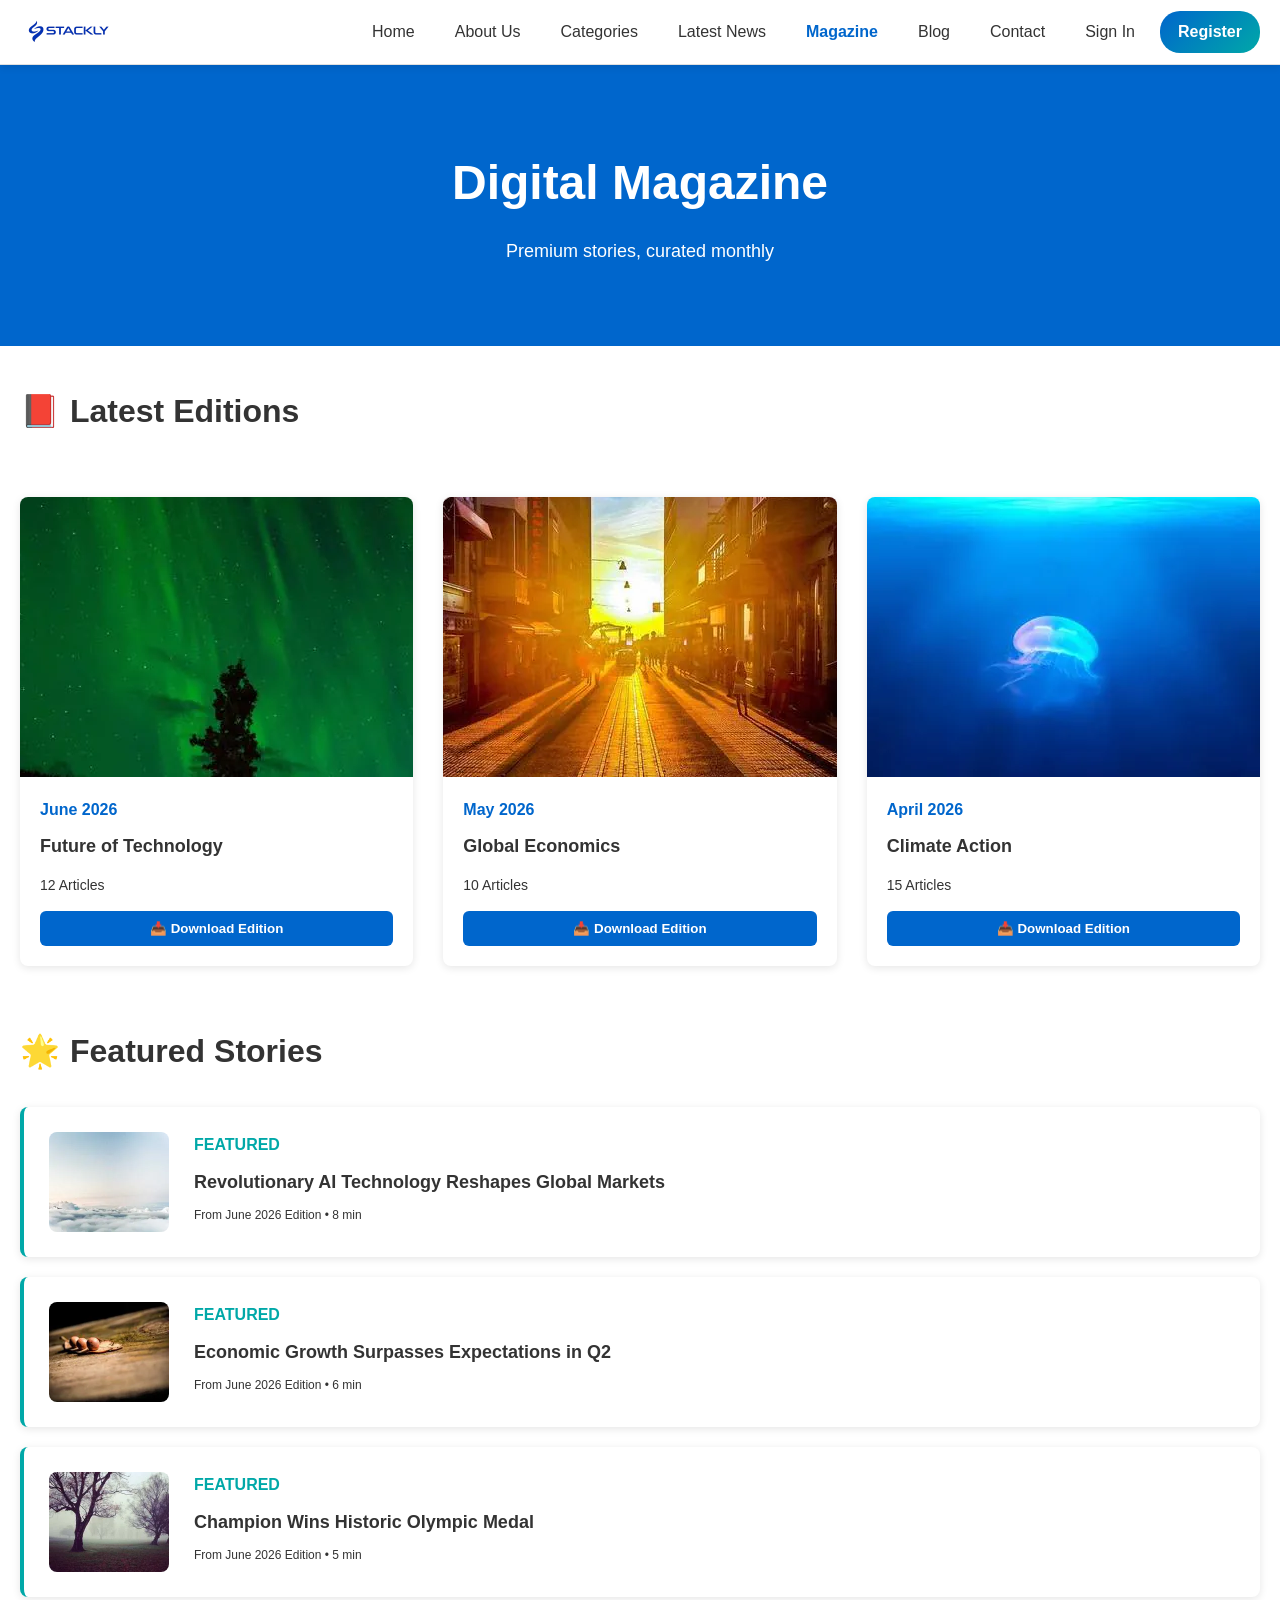
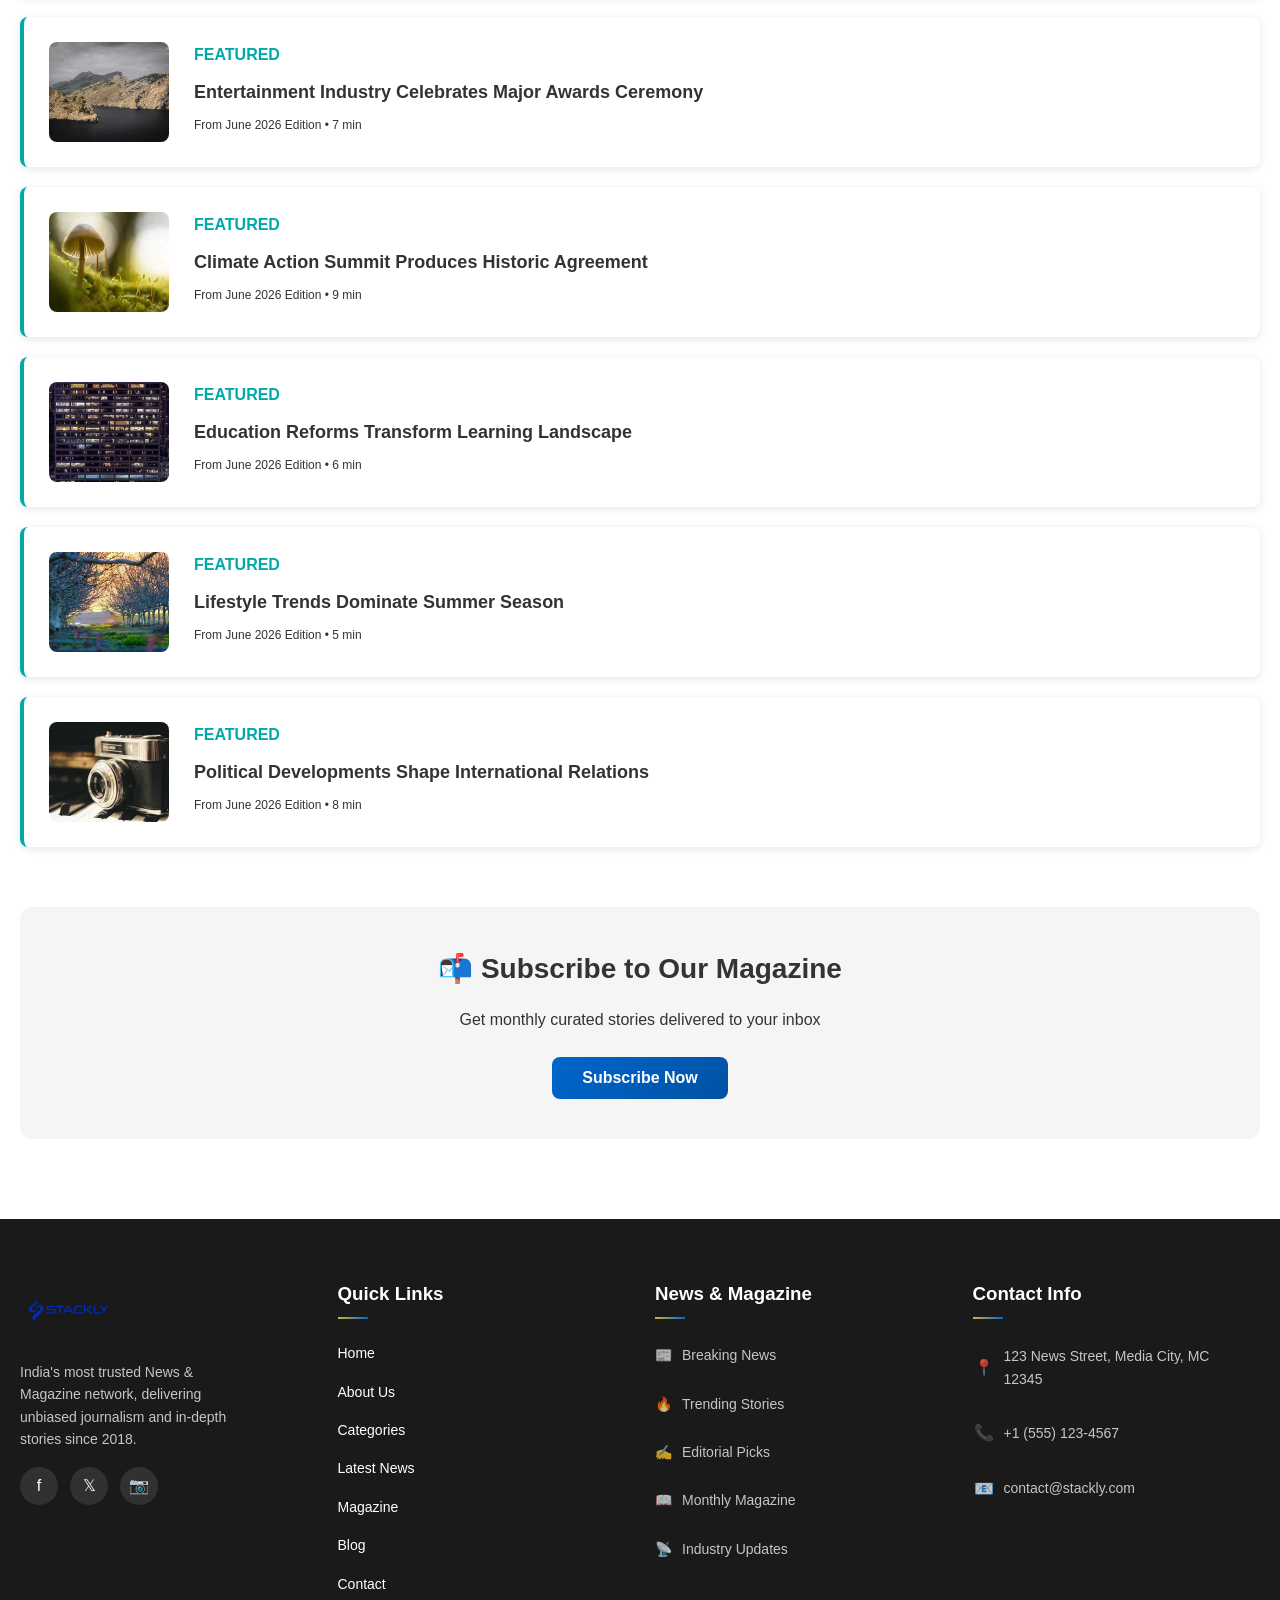
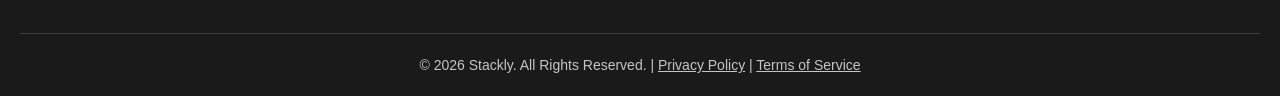
<file: magazine.html>
﻿<!DOCTYPE html>
<html lang="en">
<head>
    <meta charset="UTF-8">
    <meta name="viewport" content="width=device-width, initial-scale=1.0">
    <title>Digital Magazine - Stackly</title>
    <link rel="stylesheet" href="styles.css">
</head>
<body>
    <nav>
        <div class="nav-container">
            <a class="logo" href="index.html"><img src="stackly-logo.webp" alt="Stackly" style="height:64px;width:auto;vertical-align:middle;"></a>

            <div class="nav-menu" id="navMenu">
                <a href="index.html">Home</a>
                <a href="about.html">About Us</a>
                <a href="categories.html">Categories</a>
                <a href="latest.html">Latest News</a>
                <a href="magazine.html" class="current">Magazine</a>
                <a href="blog.html">Blog</a>
                <a href="contact.html">Contact</a>
                <a href="signin.html">Sign In</a>
                <a href="register.html" class="nav-register">Register</a>
            </div>

            <button class="hamburger" id="hamburger" onclick="toggleMenu()">
                <span></span>
                <span></span>
                <span></span>
            </button>
        </div>
    </nav>

    <main id="content">
        <div style="background-color: var(--primary); color: white; padding: 80px 20px; text-align: center;">
            <div class="container">
                <h1 style="font-size: 48px;">Digital Magazine</h1>
                <p style="font-size: 18px; margin-top: 15px;">Premium stories, curated monthly</p>
            </div>
        </div>

        <div class="container">
            <h2><span class="section-icon">📕</span>Latest Editions</h2>
            <div class="grid-3">
                <div class="article-card">
                    <img src="magazine-1.webp" style="width:100%; height:280px; object-fit:cover;" alt="Future of Technology" loading="lazy" decoding="async" width="400" height="280">
                    <div class="article-card-content">
                        <div style="color: var(--primary); font-weight: bold; margin-bottom: 10px;">June 2026</div>
                        <h3 style="margin-bottom: 15px;">Future of Technology</h3>
                        <p style="margin-bottom: 15px;">12 Articles</p>
                        <button type="button" style="width: 100%; background-color: var(--primary); color: white; padding: 10px; border: none; border-radius: 6px; font-weight: 600; cursor: pointer;">📥 Download Edition</button>
                    </div>
                </div>

                <div class="article-card">
                    <img src="magazine-2.webp" style="width:100%; height:280px; object-fit:cover;" alt="Global Economics" loading="lazy" decoding="async" width="400" height="280">
                    <div class="article-card-content">
                        <div style="color: var(--primary); font-weight: bold; margin-bottom: 10px;">May 2026</div>
                        <h3 style="margin-bottom: 15px;">Global Economics</h3>
                        <p style="margin-bottom: 15px;">10 Articles</p>
                        <button type="button" style="width: 100%; background-color: var(--primary); color: white; padding: 10px; border: none; border-radius: 6px; font-weight: 600; cursor: pointer;">📥 Download Edition</button>
                    </div>
                </div>

                <div class="article-card">
                    <img src="magazine-3.webp" style="width:100%; height:280px; object-fit:cover;" alt="Climate Action" loading="lazy" decoding="async" width="400" height="280">
                    <div class="article-card-content">
                        <div style="color: var(--primary); font-weight: bold; margin-bottom: 10px;">April 2026</div>
                        <h3 style="margin-bottom: 15px;">Climate Action</h3>
                        <p style="margin-bottom: 15px;">15 Articles</p>
                        <button type="button" style="width: 100%; background-color: var(--primary); color: white; padding: 10px; border: none; border-radius: 6px; font-weight: 600; cursor: pointer;">📥 Download Edition</button>
                    </div>
                </div>
            </div>

            <h2><span class="section-icon">🌟</span>Featured Stories</h2>
            <div class="news-item" style="display: flex; gap: 25px; margin-bottom: 20px;">
                <img src="magazine-thumb-1.webp" style="width:120px; height:100px; border-radius:8px; object-fit:cover; flex-shrink:0;" alt="Revolutionary AI Technology Reshapes Global Markets" loading="lazy" decoding="async" width="120" height="100">
                <div class="news-content">
                    <span style="color: var(--teal); font-weight: bold;">FEATURED</span>
                    <h3 style="margin-top: 10px; font-size: 18px;"><a href="article.html?id=1" style="color: inherit; text-decoration: none;">Revolutionary AI Technology Reshapes Global Markets</a></h3>
                    <p style="color: var(--darkGray); font-size: 12px; margin-top: 8px;">From June 2026 Edition • 8 min</p>
                </div>
            </div>

            <div class="news-item" style="display: flex; gap: 25px; margin-bottom: 20px;">
                <img src="magazine-thumb-2.webp" style="width:120px; height:100px; border-radius:8px; object-fit:cover; flex-shrink:0;" alt="Economic Growth Surpasses Expectations in Q2" loading="lazy" decoding="async" width="120" height="100">
                <div class="news-content">
                    <span style="color: var(--teal); font-weight: bold;">FEATURED</span>
                    <h3 style="margin-top: 10px; font-size: 18px;"><a href="article.html?id=2" style="color: inherit; text-decoration: none;">Economic Growth Surpasses Expectations in Q2</a></h3>
                    <p style="color: var(--darkGray); font-size: 12px; margin-top: 8px;">From June 2026 Edition • 6 min</p>
                </div>
            </div>

            <div class="news-item" style="display: flex; gap: 25px; margin-bottom: 20px;">
                <img src="magazine-thumb-3.webp" style="width:120px; height:100px; border-radius:8px; object-fit:cover; flex-shrink:0;" alt="Champion Wins Historic Olympic Medal" loading="lazy" decoding="async" width="120" height="100">
                <div class="news-content">
                    <span style="color: var(--teal); font-weight: bold;">FEATURED</span>
                    <h3 style="margin-top: 10px; font-size: 18px;"><a href="article.html?id=3" style="color: inherit; text-decoration: none;">Champion Wins Historic Olympic Medal</a></h3>
                    <p style="color: var(--darkGray); font-size: 12px; margin-top: 8px;">From June 2026 Edition • 5 min</p>
                </div>
            </div>

            <div class="news-item" style="display: flex; gap: 25px; margin-bottom: 20px;">
                <img src="magazine-thumb-4.webp" style="width:120px; height:100px; border-radius:8px; object-fit:cover; flex-shrink:0;" alt="Entertainment Industry Celebrates Major Awards Ceremony" loading="lazy" decoding="async" width="120" height="100">
                <div class="news-content">
                    <span style="color: var(--teal); font-weight: bold;">FEATURED</span>
                    <h3 style="margin-top: 10px; font-size: 18px;"><a href="article.html?id=4" style="color: inherit; text-decoration: none;">Entertainment Industry Celebrates Major Awards Ceremony</a></h3>
                    <p style="color: var(--darkGray); font-size: 12px; margin-top: 8px;">From June 2026 Edition • 7 min</p>
                </div>
            </div>

            <div class="news-item" style="display: flex; gap: 25px; margin-bottom: 20px;">
                <img src="magazine-thumb-5.webp" style="width:120px; height:100px; border-radius:8px; object-fit:cover; flex-shrink:0;" alt="Climate Action Summit Produces Historic Agreement" loading="lazy" decoding="async" width="120" height="100">
                <div class="news-content">
                    <span style="color: var(--teal); font-weight: bold;">FEATURED</span>
                    <h3 style="margin-top: 10px; font-size: 18px;"><a href="article.html?id=5" style="color: inherit; text-decoration: none;">Climate Action Summit Produces Historic Agreement</a></h3>
                    <p style="color: var(--darkGray); font-size: 12px; margin-top: 8px;">From June 2026 Edition • 9 min</p>
                </div>
            </div>

            <div class="news-item" style="display: flex; gap: 25px; margin-bottom: 20px;">
                <img src="magazine-thumb-6.webp" style="width:120px; height:100px; border-radius:8px; object-fit:cover; flex-shrink:0;" alt="Education Reforms Transform Learning Landscape" loading="lazy" decoding="async" width="120" height="100">
                <div class="news-content">
                    <span style="color: var(--teal); font-weight: bold;">FEATURED</span>
                    <h3 style="margin-top: 10px; font-size: 18px;"><a href="article.html?id=6" style="color: inherit; text-decoration: none;">Education Reforms Transform Learning Landscape</a></h3>
                    <p style="color: var(--darkGray); font-size: 12px; margin-top: 8px;">From June 2026 Edition • 6 min</p>
                </div>
            </div>

            <div class="news-item" style="display: flex; gap: 25px; margin-bottom: 20px;">
                <img src="magazine-thumb-7.webp" style="width:120px; height:100px; border-radius:8px; object-fit:cover; flex-shrink:0;" alt="Lifestyle Trends Dominate Summer Season" loading="lazy" decoding="async" width="120" height="100">
                <div class="news-content">
                    <span style="color: var(--teal); font-weight: bold;">FEATURED</span>
                    <h3 style="margin-top: 10px; font-size: 18px;"><a href="article.html?id=7" style="color: inherit; text-decoration: none;">Lifestyle Trends Dominate Summer Season</a></h3>
                    <p style="color: var(--darkGray); font-size: 12px; margin-top: 8px;">From June 2026 Edition • 5 min</p>
                </div>
            </div>

            <div class="news-item" style="display: flex; gap: 25px; margin-bottom: 20px;">
                <img src="magazine-thumb-8.webp" style="width:120px; height:100px; border-radius:8px; object-fit:cover; flex-shrink:0;" alt="Political Developments Shape International Relations" loading="lazy" decoding="async" width="120" height="100">
                <div class="news-content">
                    <span style="color: var(--teal); font-weight: bold;">FEATURED</span>
                    <h3 style="margin-top: 10px; font-size: 18px;"><a href="article.html?id=8" style="color: inherit; text-decoration: none;">Political Developments Shape International Relations</a></h3>
                    <p style="color: var(--darkGray); font-size: 12px; margin-top: 8px;">From June 2026 Edition • 8 min</p>
                </div>
            </div>

            <div style="background-color: var(--lightGray); padding: 40px; border-radius: 12px; text-align: center; margin-top: 60px;">
                <h3 style="font-size: 28px; margin-bottom: 15px;">📬 Subscribe to Our Magazine</h3>
                <p style="margin-bottom: 25px; font-size: 16px;">Get monthly curated stories delivered to your inbox</p>
                <button type="button" class="btn btn-primary">Subscribe Now</button>
            </div>
        </div>
    </main>

        <footer>
        <div class="footer-grid">
            <div>
                <a class="logo" href="index.html"><img src="stackly-logo.webp" alt="Stackly" style="height:64px;width:auto;vertical-align:middle;"></a>
                <p style="margin-top: 10px; font-size: 14px; opacity: 0.75; max-width: 220px; line-height: 1.6;">India's most trusted News &amp; Magazine network, delivering unbiased journalism and in-depth stories since 2018.</p>
                <div style="display: flex; gap: 12px; margin-top: 16px;">
                    <a href="404.html" target="_blank" rel="noopener" class="footer-social-icon" style="width: 38px; height: 38px; border-radius: 50%; background: rgba(255,255,255,0.1); display: flex; align-items: center; justify-content: center; color: white; text-decoration: none; font-size: 16px; transition: background 0.3s;" onmouseover="this.style.background='#1877F2'" onmouseout="this.style.background='rgba(255,255,255,0.1)'">&#x66;</a>
                    <a href="404.html" target="_blank" rel="noopener" class="footer-social-icon" style="width: 38px; height: 38px; border-radius: 50%; background: rgba(255,255,255,0.1); display: flex; align-items: center; justify-content: center; color: white; text-decoration: none; font-size: 16px; transition: background 0.3s;" onmouseover="this.style.background='#000'" onmouseout="this.style.background='rgba(255,255,255,0.1)'">&#x1D54F;</a>
                    <a href="404.html" target="_blank" rel="noopener" class="footer-social-icon" style="width: 38px; height: 38px; border-radius: 50%; background: rgba(255,255,255,0.1); display: flex; align-items: center; justify-content: center; color: white; text-decoration: none; font-size: 16px; transition: background 0.3s;" onmouseover="this.style.background='#E1306C'" onmouseout="this.style.background='rgba(255,255,255,0.1)'">&#x1F4F7;</a>
                    <!-- <a href="https://www.linkedin.com/company/stackly" target="_blank" rel="noopener" class="footer-social-icon" style="width: 38px; height: 38px; border-radius: 50%; background: rgba(255,255,255,0.1); display: flex; align-items: center; justify-content: center; color: white; text-decoration: none; font-size: 16px; transition: background 0.3s;" onmouseover="this.style.background='#0A66C2'" onmouseout="this.style.background='rgba(255,255,255,0.1)'">&#x1F4BC;</a> -->
                </div>
            </div>
            <div class="footer-section">
                <h3>Quick Links</h3>
                <a class="footer-link" href="index.html"><span>Home</span><i class="link-arrow">→</i></a>
                <a class="footer-link" href="about.html"><span>About Us</span><i class="link-arrow">→</i></a>
                <a class="footer-link" href="categories.html"><span>Categories</span><i class="link-arrow">→</i></a>
                <a class="footer-link" href="latest.html"><span>Latest News</span><i class="link-arrow">→</i></a>
                <a class="footer-link" href="magazine.html"><span>Magazine</span><i class="link-arrow">→</i></a>
                <a class="footer-link" href="blog.html"><span>Blog</span><i class="link-arrow">→</i></a>
                <a class="footer-link" href="contact.html"><span>Contact</span><i class="link-arrow">→</i></a>
            </div>
            <div class="footer-section">
                <h3>News &amp; Magazine</h3>
                <div class="newsroom-link"><span class="newsroom-icon">📰</span><span>Breaking News</span></div>
                <div class="newsroom-link"><span class="newsroom-icon">🔥</span><span>Trending Stories</span></div>
                <div class="newsroom-link"><span class="newsroom-icon">✍️</span><span>Editorial Picks</span></div>
                <div class="newsroom-link"><span class="newsroom-icon">📖</span><span>Monthly Magazine</span></div>
                <div class="newsroom-link"><span class="newsroom-icon">📡</span><span>Industry Updates</span></div>
            </div>
            <div class="footer-section">
                <h3>Contact Info</h3>
                <div class="contact-item"><span class="contact-icon">📍</span><span>123 News Street, Media City, MC 12345</span></div>
                <div class="contact-item"><span class="contact-icon">📞</span><span>+1 (555) 123-4567</span></div>
                <div class="contact-item"><span class="contact-icon">📧</span><a href="mailto:contact@stackly.com" style="color: inherit; text-decoration: none;">contact@stackly.com</a></div>
            </div>
        </div>
        <div class="footer-bottom">
            <p>&copy; 2026 Stackly. All Rights Reserved. | <a href="404.html" style="color: inherit; text-decoration: underline;">Privacy Policy</a> | <a href="404.html" style="color: inherit; text-decoration: underline;">Terms of Service</a></p>
        </div>
    </footer>

    <script src="auth.js"></script>
    <script src="script.js"></script>
</body>
</html>
</file>
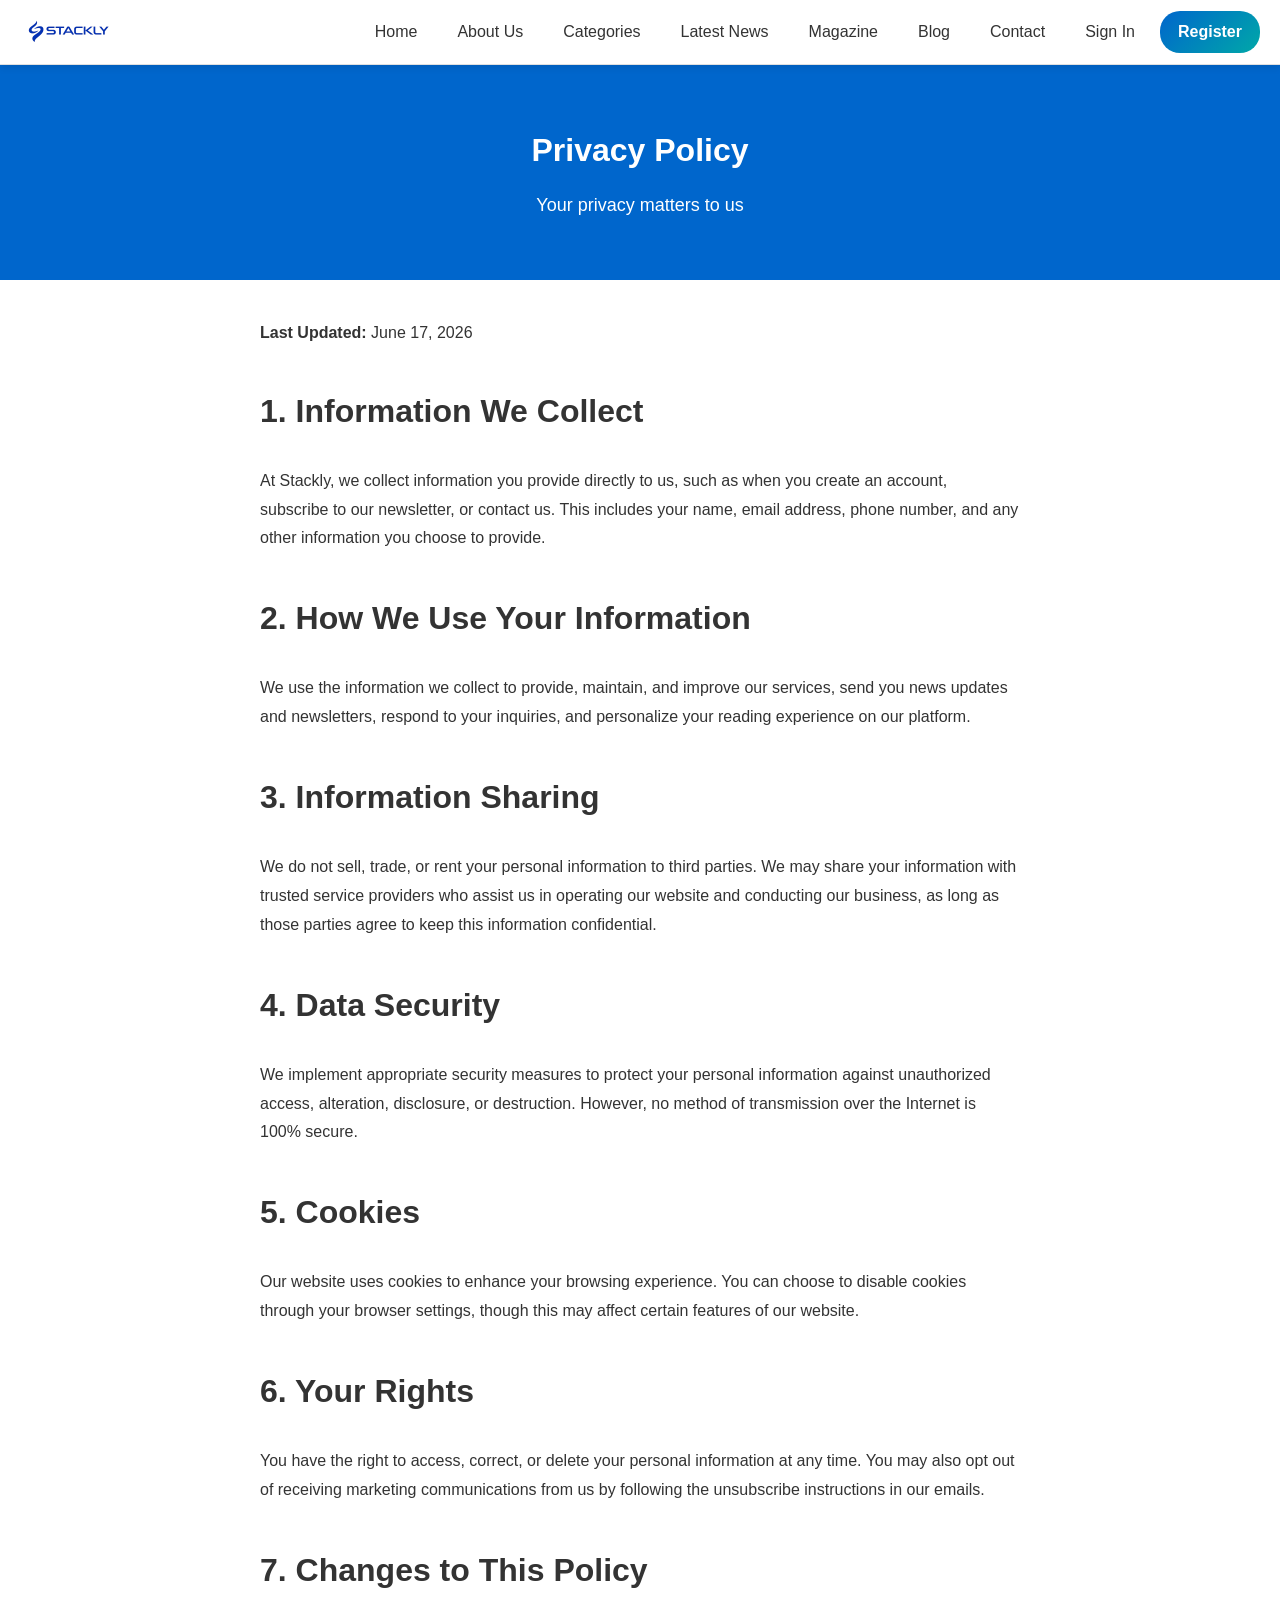
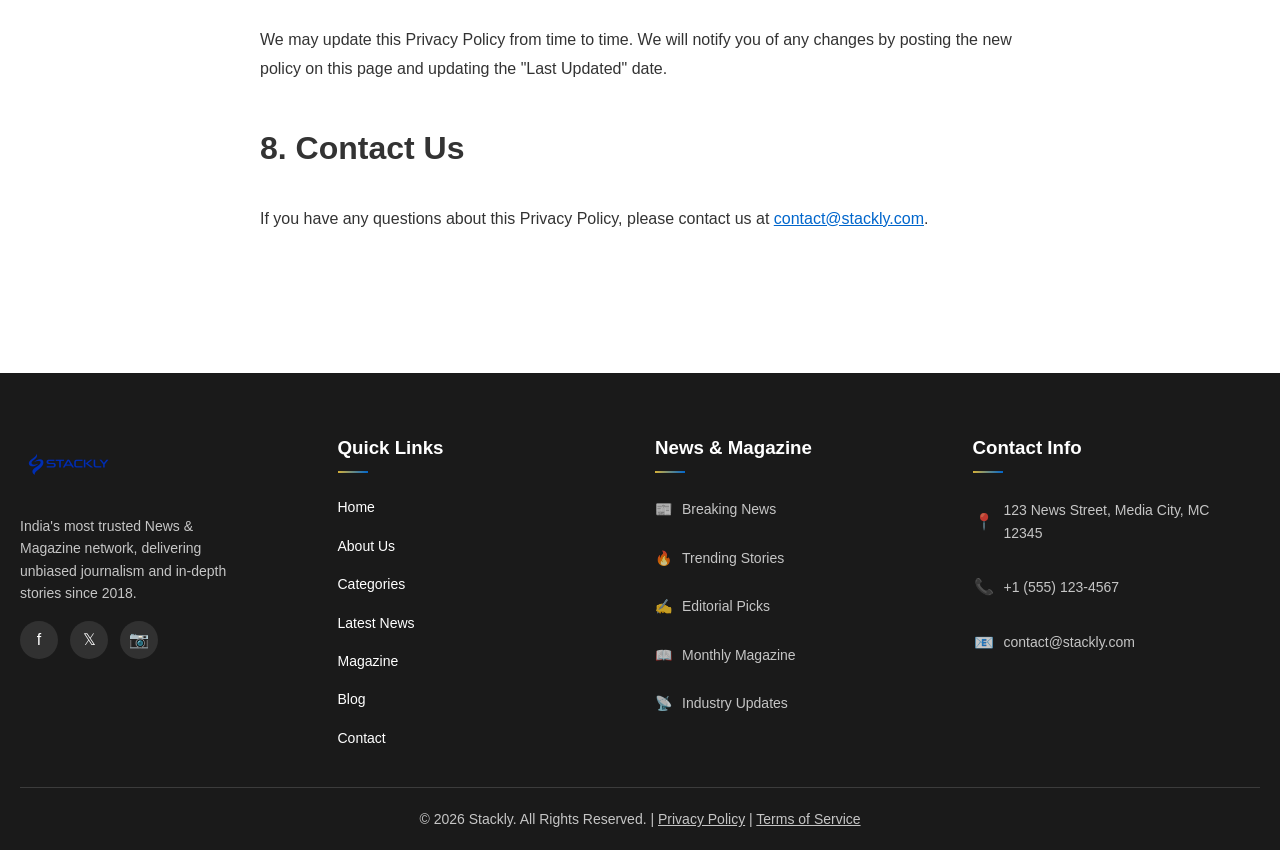
<file: privacy-policy.html>
<!DOCTYPE html>
<html lang="en">
<head>
    <meta charset="UTF-8">
    <meta name="viewport" content="width=device-width, initial-scale=1.0">
    <title>Privacy Policy - Stackly</title>
    <link rel="stylesheet" href="styles.css">
</head>
<body>
    <nav>
        <div class="nav-container">
            <a class="logo" href="index.html"><img src="stackly-logo.webp" alt="Stackly" style="height:64px;width:auto;vertical-align:middle;"></a>

            <div class="nav-menu" id="navMenu">
                <a href="index.html">Home</a>
                <a href="about.html">About Us</a>
                <a href="categories.html">Categories</a>
                <a href="latest.html">Latest News</a>
                <a href="magazine.html">Magazine</a>
                <a href="blog.html">Blog</a>
                <a href="contact.html">Contact</a>
                <a href="signin.html">Sign In</a>
                <a href="register.html" class="nav-register">Register</a>
            </div>

            <button class="hamburger" id="hamburger" onclick="toggleMenu()">
                <span></span>
                <span></span>
                <span></span>
            </button>
        </div>
    </nav>

    <main id="content">
        <div style="background-color: var(--primary); color: white; padding: 60px 20px; text-align: center;">
            <div class="container">
                <h1>Privacy Policy</h1>
                <p style="font-size: 18px; margin-top: 15px;">Your privacy matters to us</p>
            </div>
        </div>

        <div class="container" style="max-width: 800px; margin: 0 auto; padding: 40px 20px;">
            <p style="color: var(--darkGray); margin-bottom: 20px;"><strong>Last Updated:</strong> June 17, 2026</p>

            <h2 style="margin-top: 40px;">1. Information We Collect</h2>
            <p style="line-height: 1.8; margin-bottom: 20px;">At Stackly, we collect information you provide directly to us, such as when you create an account, subscribe to our newsletter, or contact us. This includes your name, email address, phone number, and any other information you choose to provide.</p>

            <h2 style="margin-top: 40px;">2. How We Use Your Information</h2>
            <p style="line-height: 1.8; margin-bottom: 20px;">We use the information we collect to provide, maintain, and improve our services, send you news updates and newsletters, respond to your inquiries, and personalize your reading experience on our platform.</p>

            <h2 style="margin-top: 40px;">3. Information Sharing</h2>
            <p style="line-height: 1.8; margin-bottom: 20px;">We do not sell, trade, or rent your personal information to third parties. We may share your information with trusted service providers who assist us in operating our website and conducting our business, as long as those parties agree to keep this information confidential.</p>

            <h2 style="margin-top: 40px;">4. Data Security</h2>
            <p style="line-height: 1.8; margin-bottom: 20px;">We implement appropriate security measures to protect your personal information against unauthorized access, alteration, disclosure, or destruction. However, no method of transmission over the Internet is 100% secure.</p>

            <h2 style="margin-top: 40px;">5. Cookies</h2>
            <p style="line-height: 1.8; margin-bottom: 20px;">Our website uses cookies to enhance your browsing experience. You can choose to disable cookies through your browser settings, though this may affect certain features of our website.</p>

            <h2 style="margin-top: 40px;">6. Your Rights</h2>
            <p style="line-height: 1.8; margin-bottom: 20px;">You have the right to access, correct, or delete your personal information at any time. You may also opt out of receiving marketing communications from us by following the unsubscribe instructions in our emails.</p>

            <h2 style="margin-top: 40px;">7. Changes to This Policy</h2>
            <p style="line-height: 1.8; margin-bottom: 20px;">We may update this Privacy Policy from time to time. We will notify you of any changes by posting the new policy on this page and updating the "Last Updated" date.</p>

            <h2 style="margin-top: 40px;">8. Contact Us</h2>
            <p style="line-height: 1.8; margin-bottom: 20px;">If you have any questions about this Privacy Policy, please contact us at <a href="mailto:contact@stackly.com" style="color: var(--primary);">contact@stackly.com</a>.</p>
        </div>
    </main>

    <footer>
        <div class="footer-grid">
            <div>
                <a class="logo" href="index.html"><img src="stackly-logo.webp" alt="Stackly" style="height:64px;width:auto;vertical-align:middle;"></a>
                <p style="margin-top: 10px; font-size: 14px; opacity: 0.75; max-width: 220px; line-height: 1.6;">India's most trusted News &amp; Magazine network, delivering unbiased journalism and in-depth stories since 2018.</p>
                <div style="display: flex; gap: 12px; margin-top: 16px;">
                    <a href="404.html" class="footer-social-icon" style="width: 38px; height: 38px; border-radius: 50%; background: rgba(255,255,255,0.1); display: flex; align-items: center; justify-content: center; color: white; text-decoration: none; font-size: 16px; transition: background 0.3s;" onmouseover="this.style.background='#1877F2'" onmouseout="this.style.background='rgba(255,255,255,0.1)'">&#x66;</a>
                    <a href="404.html" class="footer-social-icon" style="width: 38px; height: 38px; border-radius: 50%; background: rgba(255,255,255,0.1); display: flex; align-items: center; justify-content: center; color: white; text-decoration: none; font-size: 16px; transition: background 0.3s;" onmouseover="this.style.background='#000'" onmouseout="this.style.background='rgba(255,255,255,0.1)'">&#x1D54F;</a>
                    <a href="404.html" class="footer-social-icon" style="width: 38px; height: 38px; border-radius: 50%; background: rgba(255,255,255,0.1); display: flex; align-items: center; justify-content: center; color: white; text-decoration: none; font-size: 16px; transition: background 0.3s;" onmouseover="this.style.background='#E1306C'" onmouseout="this.style.background='rgba(255,255,255,0.1)'">&#x1F4F7;</a>
                </div>
            </div>
            <div class="footer-section">
                <h3>Quick Links</h3>
                <a class="footer-link" href="index.html"><span>Home</span><i class="link-arrow">→</i></a>
                <a class="footer-link" href="about.html"><span>About Us</span><i class="link-arrow">→</i></a>
                <a class="footer-link" href="categories.html"><span>Categories</span><i class="link-arrow">→</i></a>
                <a class="footer-link" href="latest.html"><span>Latest News</span><i class="link-arrow">→</i></a>
                <a class="footer-link" href="magazine.html"><span>Magazine</span><i class="link-arrow">→</i></a>
                <a class="footer-link" href="blog.html"><span>Blog</span><i class="link-arrow">→</i></a>
                <a class="footer-link" href="contact.html"><span>Contact</span><i class="link-arrow">→</i></a>
            </div>
            <div class="footer-section">
                <h3>News &amp; Magazine</h3>
                <div class="newsroom-link"><span class="newsroom-icon">📰</span><span>Breaking News</span></div>
                <div class="newsroom-link"><span class="newsroom-icon">🔥</span><span>Trending Stories</span></div>
                <div class="newsroom-link"><span class="newsroom-icon">✍️</span><span>Editorial Picks</span></div>
                <div class="newsroom-link"><span class="newsroom-icon">📖</span><span>Monthly Magazine</span></div>
                <div class="newsroom-link"><span class="newsroom-icon">📡</span><span>Industry Updates</span></div>
            </div>
            <div class="footer-section">
                <h3>Contact Info</h3>
                <div class="contact-item"><span class="contact-icon">📍</span><span>123 News Street, Media City, MC 12345</span></div>
                <div class="contact-item"><span class="contact-icon">📞</span><span>+1 (555) 123-4567</span></div>
                <div class="contact-item"><span class="contact-icon">📧</span><a href="mailto:contact@stackly.com" style="color: inherit; text-decoration: none;">contact@stackly.com</a></div>
            </div>
        </div>
        <div class="footer-bottom">
            <p>&copy; 2026 Stackly. All Rights Reserved. | <a href="privacy-policy.html" style="color: inherit; text-decoration: underline;">Privacy Policy</a> | <a href="terms-of-service.html" style="color: inherit; text-decoration: underline;">Terms of Service</a></p>
        </div>
    </footer>

    <script src="auth.js"></script>
    <script src="script.js"></script>
</body>
</html>
</file>
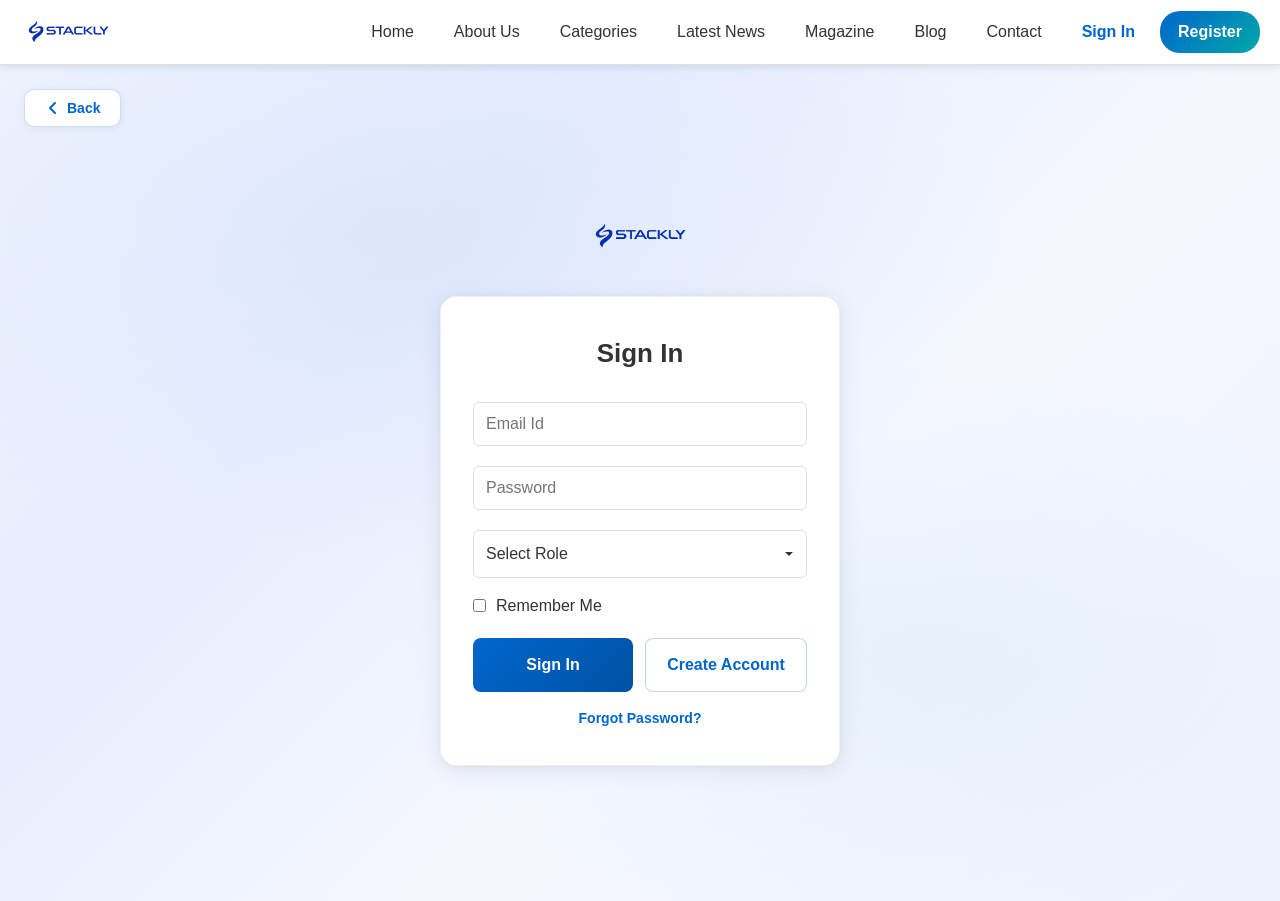
<file: reader-dashboard.html>
<!DOCTYPE html>
<html lang="en">
<head>
    <meta charset="UTF-8">
    <meta name="viewport" content="width=device-width, initial-scale=1.0">
    <title>Reader Dashboard - Stackly</title>
    <link rel="stylesheet" href="styles.css">
</head>
<body class="dashboard-page">
    <nav>
        <div class="nav-container">
            <a class="logo" href="index.html"><img src="stackly-logo.webp" alt="Stackly" style="height:64px;width:auto;vertical-align:middle;"></a>

            <div class="nav-menu" id="navMenu">
                <a href="reader-dashboard.html" class="current">Dashboard</a>
            </div>

            <button class="hamburger" id="hamburger" onclick="toggleMenu()">
                <span></span>
                <span></span>
                <span></span>
            </button>
        </div>
    </nav>

    <main id="content">
        <div class="container">
            <div class="dashboard-header">
                <div>
                    <h1 id="dashWelcome">Welcome, Reader!</h1>
                    <p>Your personalized news dashboard</p>
                </div>
                <a href="#" id="signOutBtn" class="btn btn-primary" onclick="event.preventDefault(); Auth.logout();">Sign Out</a>
            </div>

            <!-- User Info Card -->
            <div class="profile-card">
                <div class="profile-card-left">
                    <div class="profile-avatar" id="dashAvatar"></div>
                    <div class="profile-name-block">
                        <h2 class="profile-name" id="dashUserName">—</h2>
                        <span class="profile-role-badge" id="dashUserRole">—</span>
                        <span class="profile-status-badge">Active</span>
                    </div>
                </div>
                <div class="profile-card-details">
                    <div class="profile-detail-item">
                        <span class="profile-detail-icon">📧</span>
                        <div>
                            <span class="profile-detail-label">Email</span>
                            <span class="profile-detail-value" id="dashUserEmail">—</span>
                        </div>
                    </div>
                    <!--<<div class="profile-detail-item">
                        <span class="profile-detail-icon">📱</span>
                        <div>
                            <span class="profile-detail-label">Mobile</span>
                            <span class="profile-detail-value" id="dashUserMobile">—</span>
                        </div>
                    </div>-->
                    <!--<div class="profile-detail-item">
                        <span class="profile-detail-icon">📅</span>
                        <div>
                            <span class="profile-detail-label">Member Since</span>
                            <span class="profile-detail-value" id="dashMemberSince">—</span>
                        </div>
                    </div>--->
                    <div class="profile-detail-item">
                        <span class="profile-detail-icon">🕐</span>
                        <div>
                            <span class="profile-detail-label">Login Time</span>
                            <span class="profile-detail-value" id="dashLoginTime">—</span>
                        </div>
                    </div>
                </div>
            </div>

            <!-- Row 1 — Core Stats -->
            <div class="grid-4">
                <div class="dashboard-card">
                    <div class="icon">💾</div>
                    <div class="title">Saved Articles</div>
                    <div class="value">24</div>
                </div>
                <div class="dashboard-card">
                    <div class="icon">⏱️</div>
                    <div class="title">Reading Time</div>
                    <div class="value">12.5h</div>
                </div>
                <div class="dashboard-card">
                    <div class="icon">🔔</div>
                    <div class="title">Notifications</div>
                    <div class="value">8</div>
                </div>
                <div class="dashboard-card">
                    <div class="icon">📬</div>
                    <div class="title">Subscriptions</div>
                    <div class="value">3</div>
                </div>
            </div>

            <!-- Row 2 — Extended Stats -->
            <div class="grid-4 dashboard-stats-row">
                <div class="dashboard-card" style="border-top-color: var(--primary);">
                    <div class="icon">📰</div>
                    <div class="title">Latest News Read</div>
                    <div class="value" style="color: var(--teal);">47</div>
                    <p style="font-size: 12px; color: var(--darkGray); margin-top: 5px;">This month</p>
                </div>
                <div class="dashboard-card" style="border-top-color: var(--primary);">
                    <div class="icon">📖</div>
                    <div class="title">Magazine Issues</div>
                    <div class="value" style="color: var(--teal);">6</div>
                    <p style="font-size: 12px; color: var(--darkGray); margin-top: 5px;">Read this year</p>
                </div>
                <div class="dashboard-card" style="border-top-color: var(--primary);">
                    <div class="icon">📥</div>
                    <div class="title">Downloads</div>
                    <div class="value" style="color: var(--teal);">12</div>
                    <p style="font-size: 12px; color: var(--darkGray); margin-top: 5px;">Articles & editions</p>
                </div>
                <div class="dashboard-card" style="border-top-color: var(--primary);">
                    <div class="icon">🕓</div>
                    <div class="title">Reading History</div>
                    <div class="value" style="color: var(--teal);">89</div>
                    <p style="font-size: 12px; color: var(--darkGray); margin-top: 5px;">Total articles</p>
                </div>
            </div>

            <h2><span class="section-icon">📖</span>Saved Articles</h2>
            <div class="news-item" style="margin-bottom: 15px;">
                <div class="news-content">
                    <h3 style="font-size: 18px;">Saved Article 1</h3>
                    <p style="font-size: 12px; color: var(--darkGray); margin-top: 5px;">Last read: 2 days ago</p>
                    <button type="button" class="read-more" style="margin-top: 10px;">Read →</button>
                </div>
            </div>

            <div class="news-item" style="margin-bottom: 15px;">
                <div class="news-content">
                    <h3 style="font-size: 18px;">Saved Article 2</h3>
                    <p style="font-size: 12px; color: var(--darkGray); margin-top: 5px;">Last read: 4 days ago</p>
                    <button type="button" class="read-more" style="margin-top: 10px;">Read →</button>
                </div>
            </div>

            <div class="news-item" style="margin-bottom: 15px;">
                <div class="news-content">
                    <h3 style="font-size: 18px;">Saved Article 3</h3>
                    <p style="font-size: 12px; color: var(--darkGray); margin-top: 5px;">Last read: 6 days ago</p>
                    <button type="button" class="read-more" style="margin-top: 10px;">Read →</button>
                </div>
            </div>

            <div class="news-item" style="margin-bottom: 15px;">
                <div class="news-content">
                    <h3 style="font-size: 18px;">Saved Article 4</h3>
                    <p style="font-size: 12px; color: var(--darkGray); margin-top: 5px;">Last read: 8 days ago</p>
                    <button type="button" class="read-more" style="margin-top: 10px;">Read →</button>
                </div>
            </div>

            <h2 style="margin-top: 60px;"><span class="section-icon">🔖</span>Reading History</h2>
            <div class="news-item" style="border-left: 4px solid var(--primary); margin-bottom: 15px;">
                <div class="news-content">
                    <p style="font-weight: 600;">Recently Read Article 1</p>
                    <p style="font-size: 12px; color: var(--darkGray);">Read on June 19, 2026</p>
                </div>
            </div>

            <div class="news-item" style="border-left: 4px solid var(--primary); margin-bottom: 15px;">
                <div class="news-content">
                    <p style="font-weight: 600;">Recently Read Article 2</p>
                    <p style="font-size: 12px; color: var(--darkGray);">Read on June 18, 2026</p>
                </div>
            </div>

            <div class="news-item" style="border-left: 4px solid var(--primary); margin-bottom: 15px;">
                <div class="news-content">
                    <p style="font-weight: 600;">Recently Read Article 3</p>
                    <p style="font-size: 12px; color: var(--darkGray);">Read on June 17, 2026</p>
                </div>
            </div>

            <h2 style="margin-top: 60px;"><span class="section-icon">📰</span>Latest News Statistics</h2>
            <div class="grid-2" style="margin-top: 20px;">
                <div style="background: white; padding: 25px; border-radius: 8px; box-shadow: 0 2px 8px rgba(0,0,0,0.1);">
                    <h3 style="font-size: 16px; margin-bottom: 15px; color: var(--primary);">Top Categories Read</h3>
                    <div style="display: flex; justify-content: space-between; padding: 10px 0; border-bottom: 1px solid var(--border);">
                        <span>Technology</span><span style="font-weight: bold; color: var(--primary);">18 articles</span>
                    </div>
                    <div style="display: flex; justify-content: space-between; padding: 10px 0; border-bottom: 1px solid var(--border);">
                        <span>Business</span><span style="font-weight: bold; color: var(--primary);">12 articles</span>
                    </div>
                    <div style="display: flex; justify-content: space-between; padding: 10px 0; border-bottom: 1px solid var(--border);">
                        <span>World News</span><span style="font-weight: bold; color: var(--primary);">9 articles</span>
                    </div>
                    <div style="display: flex; justify-content: space-between; padding: 10px 0;">
                        <span>Sports</span><span style="font-weight: bold; color: var(--primary);">8 articles</span>
                    </div>
                </div>
                <div style="background: white; padding: 25px; border-radius: 8px; box-shadow: 0 2px 8px rgba(0,0,0,0.1);">
                    <h3 style="font-size: 16px; margin-bottom: 15px; color: var(--teal);">Magazine Statistics</h3>
                    <div style="display: flex; justify-content: space-between; padding: 10px 0; border-bottom: 1px solid var(--border);">
                        <span>Issues Read</span><span style="font-weight: bold; color: var(--teal);">6</span>
                    </div>
                    <div style="display: flex; justify-content: space-between; padding: 10px 0; border-bottom: 1px solid var(--border);">
                        <span>Issues Downloaded</span><span style="font-weight: bold; color: var(--teal);">4</span>
                    </div>
                    <div style="display: flex; justify-content: space-between; padding: 10px 0; border-bottom: 1px solid var(--border);">
                        <span>Favourite Edition</span><span style="font-weight: bold; color: var(--teal);">May 2026</span>
                    </div>
                    <div style="display: flex; justify-content: space-between; padding: 10px 0;">
                        <span>Subscription Status</span><span style="font-weight: bold; color: green;">Active</span>
                    </div>
                </div>
            </div>

            <div style="height: 60px;"></div>
        </div>
    </main>

    <script src="auth.js"></script>
    <script src="script.js"></script>
</body>
</html>
</file>
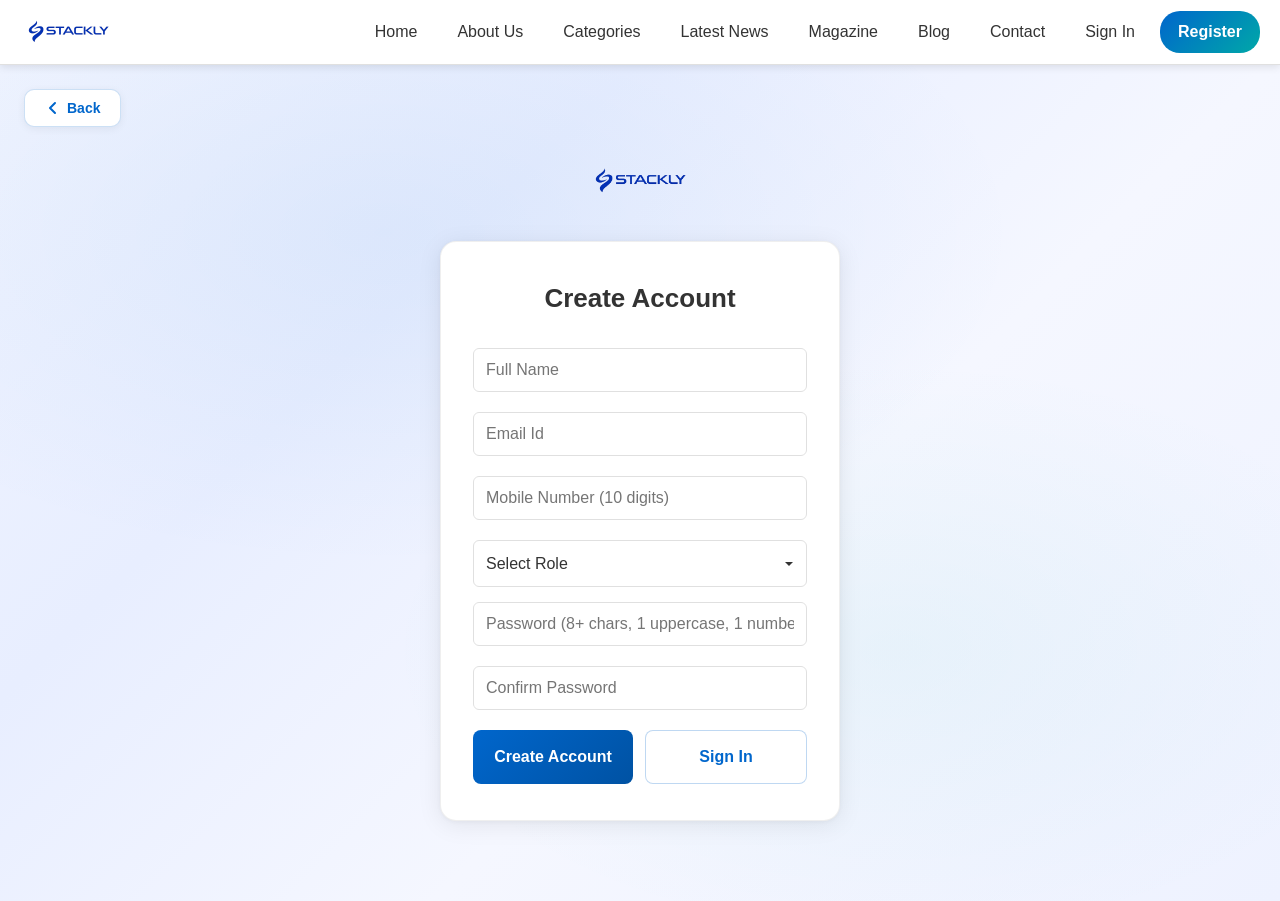
<file: register.html>
<!DOCTYPE html>
<html lang="en">
<head>
    <meta charset="UTF-8">
    <meta name="viewport" content="width=device-width, initial-scale=1.0">
    <title>Register - Stackly</title>
    <link rel="stylesheet" href="styles.css">
</head>
<body>
    <nav>
        <div class="nav-container">
            <a class="logo" href="index.html"><img src="stackly-logo.webp" alt="Stackly" style="height:64px;width:auto;vertical-align:middle;"></a>

            <div class="nav-menu" id="navMenu">
                <a href="index.html">Home</a>
                <a href="about.html">About Us</a>
                <a href="categories.html">Categories</a>
                <a href="latest.html">Latest News</a>
                <a href="magazine.html">Magazine</a>
                <a href="blog.html">Blog</a>
                <a href="contact.html">Contact</a>
                <a href="signin.html">Sign In</a>
                <a href="register.html" class="nav-register current">Register</a>
            </div>

            <button class="hamburger" id="hamburger" onclick="toggleMenu()">
                <span></span>
                <span></span>
                <span></span>
            </button>
        </div>
    </nav>

    <main id="content">
        <div class="auth-layout">
            <button class="back-btn" onclick="history.back()">
                <svg width="16" height="16" viewBox="0 0 16 16" fill="none"><path d="M10 13L5 8l5-5" stroke="currentColor" stroke-width="2" stroke-linecap="round" stroke-linejoin="round"/></svg>
                Back
            </button>

            <div class="auth-brand">
                <a href="index.html"><img src="stackly-logo.webp" alt="Stackly" style="height:72px;width:auto;"></a>
            </div>

            <div class="auth-form-panel">
                <form class="signin-form" id="registerForm" novalidate>
                    <h1>Create Account</h1>

                    <div class="form-group">
                        <input type="text" id="fullName" placeholder="Full Name" autocomplete="name">
                        <div class="error-message" id="fullNameError"></div>
                    </div>

                    <div class="form-group">
                        <input type="email" id="email" placeholder="Email Id" autocomplete="email">
                        <div class="error-message" id="emailError"></div>
                    </div>

                    <div class="form-group">
                        <input type="tel" id="mobile" placeholder="Mobile Number (10 digits)" autocomplete="tel">
                        <div class="error-message" id="mobileError"></div>
                    </div>

                    <div class="form-group">
                        <select id="role">
                            <option value="">Select Role</option>
                            <option value="Reader">Reader</option>
                            <!--<option value="Contributor">Contributor</option>
                            <option value="Reviewer">Reviewer</option>
                            <option value="Analyst">Analyst</option>
                            <option value="Journalist">Journalist</option>-->
                            <option value="Editor">Editor</option>
                            <!--<option value="Moderator">Moderator</option>
                            <option value="Publisher">Publisher</option>
                            <option value="Admin">Admin</option>-->
                        </select>
                        <div class="error-message" id="roleError"></div>
                    </div>

                    <div class="form-group">
                        <input type="password" id="password" placeholder="Password (8+ chars, 1 uppercase, 1 number)" autocomplete="new-password">
                        <div class="error-message" id="passwordError"></div>
                    </div>

                    <div class="form-group">
                        <input type="password" id="confirmPassword" placeholder="Confirm Password" autocomplete="new-password">
                        <div class="error-message" id="confirmPasswordError"></div>
                    </div>

                    <div class="auth-btn-group">
                        <button type="submit" class="btn btn-primary">Create Account</button>
                        <a href="signin.html" class="btn btn-secondary">Sign In</a>
                    </div>
                </form>

                <!-- Success State -->
                <div class="register-success" id="registerSuccess">
                    <div class="success-icon">✅</div>
                    <h2>Account Created!</h2>
                    <p>Your account has been created successfully.</p>
                    <a href="signin.html" class="btn btn-primary" style="display: inline-block; margin-top: 20px; padding: 12px 32px;">Go To Sign In</a>
                    <p class="countdown-text">Redirecting to Sign In in <span id="countdown">5</span>s...</p>
                </div>
            </div>
        </div>
    </main>

    <script src="auth.js"></script>
    <script src="script.js"></script>
</body>
</html>
</file>
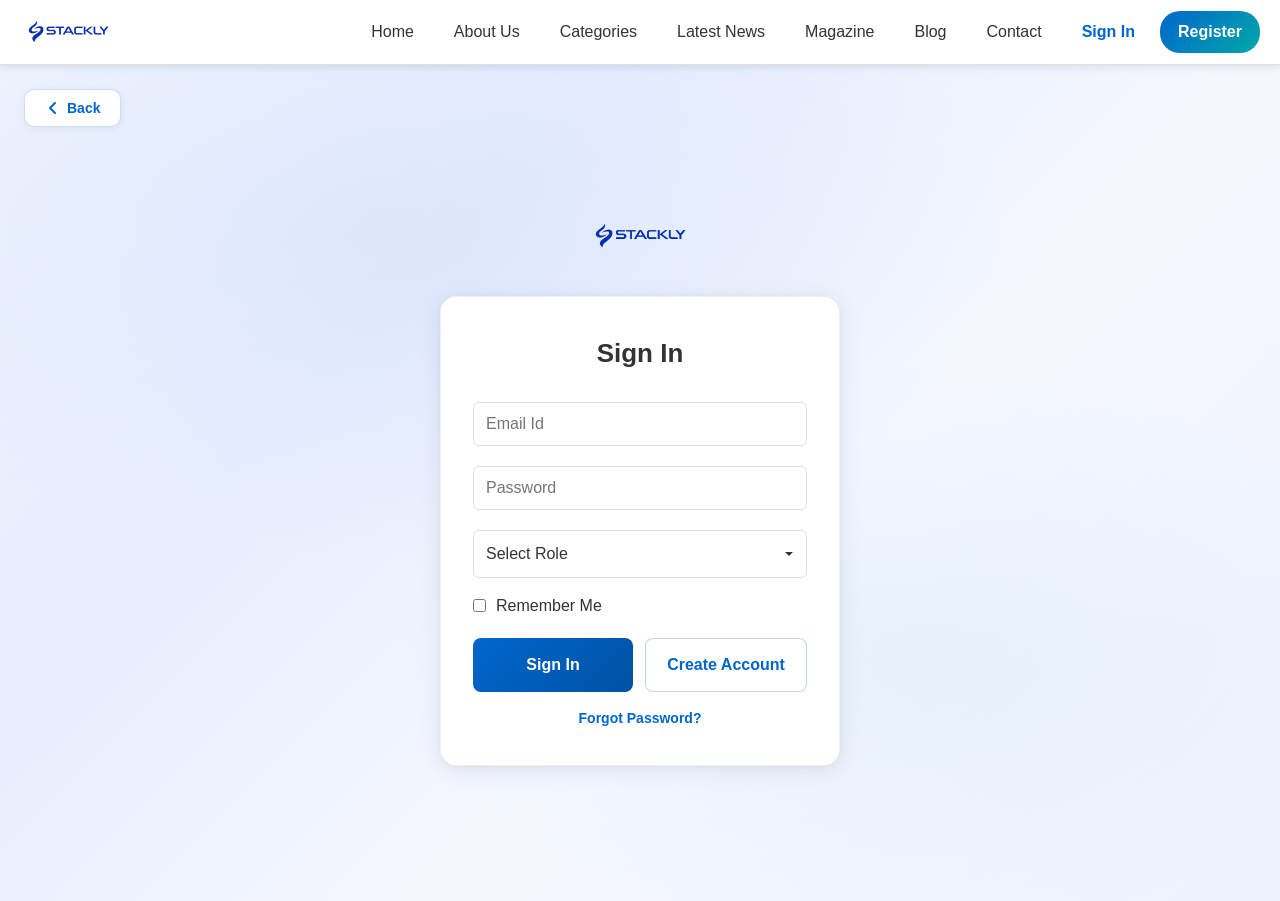
<file: signin.html>
<!DOCTYPE html>
<html lang="en">
<head>
    <meta charset="UTF-8">
    <meta name="viewport" content="width=device-width, initial-scale=1.0">
    <title>Sign In - Stackly</title>
    <link rel="stylesheet" href="styles.css">
</head>
<body>
    <nav>
        <div class="nav-container">
            <a class="logo" href="index.html"><img src="stackly-logo.webp" alt="Stackly" style="height:64px;width:auto;vertical-align:middle;"></a>

            <div class="nav-menu" id="navMenu">
                <a href="index.html">Home</a>
                <a href="about.html">About Us</a>
                <a href="categories.html">Categories</a>
                <a href="latest.html">Latest News</a>
                <a href="magazine.html">Magazine</a>
                <a href="blog.html">Blog</a>
                <a href="contact.html">Contact</a>
                <a href="signin.html" class="current">Sign In</a>
                <a href="register.html" class="nav-register">Register</a>
            </div>

            <button class="hamburger" id="hamburger" onclick="toggleMenu()">
                <span></span>
                <span></span>
                <span></span>
            </button>
        </div>
    </nav>

    <main id="content">
        <div class="auth-layout">
            <button class="back-btn" onclick="history.back()">
                <svg width="16" height="16" viewBox="0 0 16 16" fill="none"><path d="M10 13L5 8l5-5" stroke="currentColor" stroke-width="2" stroke-linecap="round" stroke-linejoin="round"/></svg>
                Back
            </button>

            <div class="auth-brand">
                <a href="index.html"><img src="stackly-logo.webp" alt="Stackly" style="height:72px;width:auto;"></a>
            </div>

            <div class="auth-form-panel">
                <form class="signin-form" id="signinForm" novalidate>
                    <h1>Sign In</h1>
                    <div class="form-group">
                        <input type="email" id="identifier" placeholder="Email Id" autocomplete="email">
                        <div class="error-message" id="identifierError"></div>
                    </div>
                    <div class="form-group">
                        <input type="password" id="password" placeholder="Password" autocomplete="current-password">
                        <div class="error-message" id="passwordError"></div>
                    </div>
                    <div class="form-group">
                        <select id="role">
                            <option value="">Select Role</option>
                            <option value="Reader">Reader</option>
                            <!--<option value="Contributor">Contributor</option>
                            <option value="Reviewer">Reviewer</option>
                            <option value="Analyst">Analyst</option>
                            <option value="Journalist">Journalist</option>--->
                            <option value="Editor">Editor</option>
                            <!--<option value="Moderator">Moderator</option>
                            <option value="Publisher">Publisher</option>
                            <option value="Admin">Admin</option>-->
                        </select>
                        <div class="error-message" id="roleError"></div>
                    </div>
                    <label style="display: flex; align-items: center; gap: 10px; margin-bottom: 20px;">
                        <input type="checkbox" style="width: auto;">
                        <span>Remember Me</span>
                    </label>
                    <div class="auth-btn-group">
                        <button type="submit" class="btn btn-primary">Sign In</button>
                        <a href="register.html" class="btn btn-secondary">Create Account</a>
                    </div>
                    <a href="404.html" class="read-more" style="display: block; width: 100%; text-align: center; margin-top: 15px;">Forgot Password?</a>
                </form>
            </div>
        </div>
    </main>

    <script src="auth.js"></script>
    <script src="script.js"></script>
</body>
</html>
</file>
<file: styles.css>
html {
    overflow-x: hidden;
}

* {
    margin: 0;
    padding: 0;
    box-sizing: border-box;
}

/* ── Image optimisation globals ─────────────────────────────────────── */
img {
    max-width: 100%;
    height: auto;          /* preserve aspect ratio; prevents layout shift */
    display: block;
    color: transparent;    /* hide broken-image alt text colour */
}

/* Static gray placeholder while images load — no animation */
img[loading="lazy"] {
    background-color: var(--lightGray);
}
/* ──────────────────────────────────────────────────────────────────── */

:root {
    --primary: #0066CC;
    --teal: #00A8A8;
    --white: #FFFFFF;
    --lightGray: #F5F5F5;
    --darkGray: #333333;
    --border: #E0E0E0;
    --error: #EF4444;
    --gold: #D4AF37;
}

body {
    font-family: -apple-system, BlinkMacSystemFont, 'Segoe UI', Roboto, Oxygen, Ubuntu, Cantarell, sans-serif;
    background-color: var(--white);
    color: var(--darkGray);
    line-height: 1.6;
}

/* Navigation */
nav {
    background-color: var(--white);
    border-bottom: 1px solid var(--border);
    position: sticky;
    top: 0;
    z-index: 50;
    box-shadow: 0 2px 8px rgba(0,0,0,0.1);
}

.nav-container {
    max-width: 1400px;
    margin: 0 auto;
    padding: 0 20px;
    display: flex;
    justify-content: space-between;
    align-items: center;
    height: 64px;
}

.logo {
    font-size: 24px;
    font-weight: bold;
    color: var(--primary);
    cursor: pointer;
    border: none;
    background: none;
    padding: 0;
    text-decoration: none;
    transition: opacity 0.3s, transform 0.3s;
    display: inline-block;
}

.logo:hover {
    opacity: 0.8;
    transform: scale(1.05);
}

.nav-menu {
    display: none;
    gap: 10px;
    align-items: center;
}

.nav-menu.active {
    display: flex;
    flex-direction: column;
    position: absolute;
    top: 64px;
    left: 0;
    right: 0;
    background-color: var(--lightGray);
    padding: 15px;
    z-index: 40;
    max-height: calc(100vh - 64px);
    overflow-y: auto;
}

.nav-menu a {
    border: none;
    background: transparent;
    padding: 10px 15px;
    cursor: pointer;
    color: var(--darkGray);
    font-weight: 500;
    border-radius: 6px;
    transition: opacity 0.3s;
    text-decoration: none;
}

.nav-menu a:hover {
    opacity: 0.75;
}

.nav-menu a.current {
    color: var(--primary);
    font-weight: 700;
}

@media (min-width: 768px) {
    .nav-menu {
        display: flex !important;
        flex-direction: row !important;
        position: static !important;
        background-color: transparent !important;
        padding: 0 !important;
    }
}

.hamburger {
    display: flex;
    flex-direction: column;
    cursor: pointer;
    border: none;
    background: none;
    padding: 5px;
    gap: 5px;
}

.hamburger span {
    width: 25px;
    height: 3px;
    background-color: var(--darkGray);
    border-radius: 2px;
    transition: background-color 0.3s;
}

.hamburger:hover span {
    background-color: var(--primary);
}

@media (min-width: 768px) {
    .hamburger {
        display: none;
    }
}

/* Main Content */
.container {
    max-width: 1400px;
    margin: 0 auto;
    padding: 0 20px;
}

.hidden {
    display: none !important;
}

/* Hero Section */
.hero {
    background: linear-gradient(135deg, #0066CC 0%, #00A8A8 100%);
    color: white;
    padding: 60px 20px;
    text-align: center;
}

.hero h1 {
    font-size: 56px;
    margin-bottom: 20px;
    font-weight: bold;
}

.hero p {
    font-size: 18px;
    margin-bottom: 30px;
    opacity: 0.9;
}

.hero-buttons {
    display: flex;
    gap: 15px;
    justify-content: center;
    flex-wrap: wrap;
}

.btn {
    display: inline-block;
    padding: 12px 30px;
    border: none;
    border-radius: 8px;
    font-weight: 600;
    cursor: pointer;
    font-size: 16px;
    transition: all 0.3s;
    text-decoration: none;
    text-align: center;
}

.btn-primary {
    background-color: var(--primary);
    color: white;
}

.btn-primary:hover {
    opacity: 0.9;
}

.btn-secondary {
    background-color: rgba(255,255,255,0.2);
    color: white;
    border: 2px solid white;
}

.btn-secondary:hover {
    background-color: rgba(255,255,255,0.3);
}

/* Grid Layouts */
.grid-2 {
    display: grid;
    grid-template-columns: 1fr;
    gap: 30px;
    margin: 60px 0;
}

@media (min-width: 768px) {
    .grid-2 {
        grid-template-columns: 1fr 1fr;
    }
}

.grid-3 {
    display: grid;
    grid-template-columns: 1fr;
    gap: 30px;
    margin: 60px 0;
}

@media (min-width: 768px) {
    .grid-3 {
        grid-template-columns: repeat(3, 1fr);
    }
}

.grid-4 {
    display: grid;
    grid-template-columns: 1fr;
    gap: 30px;
    margin: 60px 0;
}

@media (min-width: 768px) {
    .grid-4 {
        grid-template-columns: repeat(2, 1fr);
    }
}

@media (min-width: 1024px) {
    .grid-4 {
        grid-template-columns: repeat(4, 1fr);
    }
}

/* Cards */
.stat-card {
    position: relative;
    background: linear-gradient(135deg, rgba(255,255,255,0.8), rgba(245,245,245,0.6));
    backdrop-filter: blur(12px);
    -webkit-backdrop-filter: blur(12px);
    border: 1px solid rgba(255,255,255,0.5);
    padding: 30px;
    border-radius: 16px;
    text-align: center;
    overflow: hidden;
    box-shadow: 0 4px 16px rgba(0,0,0,0.06);
    transition: transform 0.4s ease, box-shadow 0.4s ease, border-color 0.4s ease, background 0.4s ease;
}

.stat-card::before {
    content: '';
    position: absolute;
    inset: 0;
    background: linear-gradient(135deg, rgba(0,102,204,0.12), rgba(0,168,168,0.1) 50%, rgba(212,175,55,0.1));
    opacity: 0;
    transition: opacity 0.4s ease;
    pointer-events: none;
}

.stat-card > * {
    position: relative;
    z-index: 1;
}

.stat-card:hover {
    transform: translateY(-10px);
    box-shadow: 0 20px 40px rgba(0,102,204,0.18), 0 0 0 1px rgba(0,102,204,0.3);
    border-color: var(--primary);
}

.stat-card:hover::before {
    opacity: 1;
}

.stat-card .icon {
    font-size: 32px;
    margin-bottom: 15px;
}

.stat-card .value {
    display: inline-block;
    font-size: 36px;
    font-weight: bold;
    color: var(--primary);
    margin: 10px 0;
    transition: transform 0.4s ease, color 0.4s ease;
}

.stat-card:hover .value {
    transform: scale(1.12);
    color: var(--teal);
}

.article-card {
    border-radius: 8px;
    overflow: hidden;
    box-shadow: 0 2px 8px rgba(0,0,0,0.1);
    transition: all 0.3s;
    background: white;
}

.article-card:hover {
    box-shadow: 0 8px 16px rgba(0,0,0,0.15);
    transform: translateY(-8px);
}

.article-card-image {
    background-color: var(--teal);
    height: 200px;
    display: flex;
    align-items: center;
    justify-content: center;
    font-size: 48px;
    color: white;
}

.article-card-content {
    padding: 20px;
}

.article-card-category {
    color: var(--primary);
    font-weight: bold;
    font-size: 12px;
}

.article-card h3 {
    font-size: 18px;
    margin: 10px 0 15px 0;
    font-weight: bold;
}

.article-card p {
    color: var(--darkGray);
    font-size: 14px;
    margin-bottom: 15px;
    line-height: 1.4;
}

.read-more {
    color: var(--primary);
    font-weight: 600;
    cursor: pointer;
    text-decoration: none;
    border: none;
    background: none;
    padding: 0;
    font-size: 14px;
}

.read-more:hover {
    opacity: 0.75;
}

/* Section Titles */
h2 {
    font-size: 32px;
    margin: 40px 0 30px 0;
    color: var(--darkGray);
}

.section-icon {
    margin-right: 10px;
}

/* Forms */
.form-group {
    width: 100%;
    min-width: 0;
    margin-bottom: 15px;
    overflow: hidden;
}

.form-group.has-custom-select {
    position: relative;
    overflow: visible;
}

input, select, textarea {
    width: 100%;
    max-width: 100%;
    padding: 12px;
    border: 1px solid var(--border);
    border-radius: 6px;
    font-family: inherit;
    font-size: 16px;
    transition: border-color 0.3s;
    box-sizing: border-box;
}

select {
    display: block;
    min-width: 0;
    -webkit-appearance: none;
    -moz-appearance: none;
    appearance: none;
    background-image: url("data:image/svg+xml,%3Csvg xmlns='http://www.w3.org/2000/svg' width='12' height='12' viewBox='0 0 12 12'%3E%3Cpath fill='%23333' d='M2 4l4 4 4-4'/%3E%3C/svg%3E");
    background-repeat: no-repeat;
    background-position: right 12px center;
    padding-right: 34px;
    cursor: pointer;
    text-overflow: ellipsis;
    overflow: hidden;
    white-space: nowrap;
}

select option {
    max-width: 100%;
    white-space: normal;
    overflow-wrap: anywhere;
}

.custom-select {
    position: relative;
    width: 100%;
    max-width: 100%;
    min-width: 0;
    z-index: 1;
}

.custom-select-native {
    display: none;
}

.custom-select-trigger {
    width: 100%;
    max-width: 100%;
    min-width: 0;
    min-height: 45px;
    display: flex;
    align-items: center;
    justify-content: space-between;
    gap: 12px;
    padding: 12px 34px 12px 12px;
    border: 1px solid var(--border);
    border-radius: 6px;
    background-color: var(--white);
    color: var(--darkGray);
    font-family: inherit;
    font-size: 16px;
    line-height: 1.35;
    text-align: left;
    cursor: pointer;
    box-sizing: border-box;
    transition: border-color .35s ease, box-shadow .35s ease;
}

.custom-select-trigger:hover {
    border-color: var(--primary);
    box-shadow: 0 0 0 3px rgba(0,102,204,.12), 0 4px 16px rgba(0,102,204,.1);
}

.custom-select-trigger:focus {
    outline: none;
    border-color: var(--primary);
    box-shadow: 0 0 0 5px rgba(0,102,204,.2), 0 10px 28px rgba(0,102,204,.15);
}

.custom-select.is-error .custom-select-trigger {
    border-color: var(--error) !important;
}

.custom-select-value {
    min-width: 0;
    flex: 1;
    overflow: hidden;
    text-overflow: ellipsis;
    white-space: nowrap;
}

.custom-select-arrow {
    position: absolute;
    right: 12px;
    top: 50%;
    width: 12px;
    height: 12px;
    transform: translateY(-50%);
    background-image: url("data:image/svg+xml,%3Csvg xmlns='http://www.w3.org/2000/svg' width='12' height='12' viewBox='0 0 12 12'%3E%3Cpath fill='%23333' d='M2 4l4 4 4-4'/%3E%3C/svg%3E");
    background-repeat: no-repeat;
    background-position: center;
    background-size: 12px 12px;
    pointer-events: none;
}

.custom-select-menu {
    position: absolute;
    top: calc(100% + 6px);
    left: 0;
    right: 0;
    z-index: 100;
    width: 100%;
    max-width: 100%;
    max-height: min(240px, calc(100vh - 160px));
    overflow-y: auto;
    overflow-x: hidden;
    padding: 6px;
    border: 1px solid var(--border);
    border-radius: 6px;
    background-color: var(--white);
    box-shadow: 0 14px 30px rgba(0,0,0,.16);
    box-sizing: border-box;
    display: none;
}

.custom-select.open .custom-select-menu {
    display: block;
}

.form-group.has-custom-select .custom-select.open {
    z-index: 100;
}

.custom-select-option {
    width: 100%;
    min-width: 0;
    padding: 10px 12px;
    border-radius: 5px;
    color: var(--darkGray);
    font-size: 15px;
    line-height: 1.35;
    cursor: pointer;
    overflow-wrap: anywhere;
    box-sizing: border-box;
}

.custom-select-option:hover,
.custom-select-option[aria-selected="true"] {
    background-color: var(--lightGray);
    color: var(--primary);
}

input:hover, select:hover, textarea:hover {
    border-color: var(--teal);
}

input:focus, select:focus, textarea:focus {
    outline: none;
    border-color: var(--primary);
}

.form-error, input.form-error, select.form-error, textarea.form-error {
    border-color: var(--error) !important;
}

.error-message {
    color: var(--error);
    font-size: 12px;
    margin-top: 5px;
}

/* Contact Section */
.contact-section {
    background-color: var(--lightGray);
    padding: 40px;
    border-radius: 8px;
}

/* Social Media Icons */
.contact-social-icons {
    display: flex;
    gap: 12px;
    flex-wrap: wrap;
    margin-top: 12px;
}

.contact-social-icon {
    display: flex;
    align-items: center;
    justify-content: center;
    width: 46px;
    height: 46px;
    border-radius: 50%;
    color: #fff;
    text-decoration: none;
    transition: transform 0.3s ease, box-shadow 0.3s ease;
}

.contact-social-icon svg {
    display: block;
}

.contact-social-icon.facebook { background: #1877F2; }
.contact-social-icon.instagram { background: linear-gradient(135deg, #F58529, #DD2A7B, #8134AF, #515BD4); }
.contact-social-icon.twitter { background: #000; }
.contact-social-icon.linkedin { background: #0A66C2; }
.contact-social-icon.youtube { background: #FF0000; }

.contact-social-icon:hover {
    transform: translateY(-4px) scale(1.1);
    box-shadow: 0 8px 20px rgba(0, 0, 0, 0.25);
}

.contact-social-icon.facebook:hover { box-shadow: 0 8px 20px rgba(24, 119, 242, 0.4); }
.contact-social-icon.instagram:hover { box-shadow: 0 8px 20px rgba(221, 42, 123, 0.4); }
.contact-social-icon.twitter:hover { box-shadow: 0 8px 20px rgba(0, 0, 0, 0.35); }
.contact-social-icon.linkedin:hover { box-shadow: 0 8px 20px rgba(10, 102, 194, 0.4); }
.contact-social-icon.youtube:hover { box-shadow: 0 8px 20px rgba(255, 0, 0, 0.4); }

/* Footer */
footer {
    background-color: #1a1a1a;
    color: white;
    padding: 60px 20px 20px;
    margin-top: 80px;
}

.footer-grid {
    display: grid;
    grid-template-columns: 1fr;
    gap: 30px;
    margin-bottom: 30px;
    max-width: 1400px;
    margin-left: auto;
    margin-right: auto;
}

@media (min-width: 768px) {
    .footer-grid {
        grid-template-columns: repeat(4, 1fr);
    }
}

.footer-section h3 {
    font-weight: bold;
    margin-bottom: 15px;
    position: relative;
    padding-bottom: 10px;
}

.footer-section h3::after {
    content: '';
    position: absolute;
    left: 0;
    bottom: 0;
    width: 30px;
    height: 2px;
    background: linear-gradient(90deg, var(--gold), var(--primary));
}

.footer-section p {
    font-size: 14px;
    margin-bottom: 10px;
    opacity: 0.75;
    cursor: pointer;
    transition: opacity 0.3s;
}

.footer-section a {
    text-decoration: none;
    color: inherit;
}

.footer-section p:hover {
    opacity: 1;
}

/* Quick Links */
.footer-link {
    position: relative;
    display: flex;
    align-items: center;
    gap: 8px;
    width: fit-content;
    padding: 8px 0;
    font-size: 14px;
    color: rgba(255,255,255,0.75);
    text-decoration: none;
    transition: color 0.35s ease, transform 0.35s ease;
}

.footer-link::after {
    content: '';
    position: absolute;
    left: 0;
    bottom: 3px;
    width: 0;
    height: 2px;
    background: linear-gradient(90deg, var(--gold), var(--primary));
    transition: width 0.35s ease;
}

.footer-link .link-arrow {
    display: inline-block;
    opacity: 0;
    transform: translateX(-8px);
    transition: opacity 0.35s ease, transform 0.35s ease;
}

.footer-link:hover {
    color: var(--white);
    transform: translateX(6px);
}

.footer-link:hover::after {
    width: 100%;
}

.footer-link:hover .link-arrow {
    opacity: 1;
    transform: translateX(0);
}

/* News & Magazine Links */
.newsroom-link {
    position: relative;
    display: flex;
    align-items: center;
    gap: 10px;
    padding: 10px 12px;
    margin-bottom: 6px;
    margin-left: -12px;
    border-radius: 8px;
    font-size: 14px;
    color: rgba(255,255,255,0.75);
    cursor: pointer;
    overflow: hidden;
    transition: transform 0.35s ease, color 0.35s ease, box-shadow 0.35s ease;
}

.newsroom-link::before {
    content: '';
    position: absolute;
    inset: 0;
    border-radius: 8px;
    background: linear-gradient(135deg, rgba(0,102,204,0.4), rgba(212,175,55,0.3));
    opacity: 0;
    transition: opacity 0.35s ease;
}

.newsroom-link > * {
    position: relative;
    z-index: 1;
}

.newsroom-icon {
    display: inline-block;
    transition: transform 0.35s ease;
}

.newsroom-link:hover {
    color: var(--white);
    transform: scale(1.04) translateX(4px);
    box-shadow: 0 8px 20px rgba(0,102,204,0.35);
}

.newsroom-link:hover::before {
    opacity: 1;
}

.newsroom-link:hover .newsroom-icon {
    transform: translateX(4px) rotate(10deg) scale(1.1);
}

/* Contact Info & Social Links */
.contact-item,
.social-link {
    position: relative;
    display: flex;
    align-items: center;
    gap: 10px;
    padding: 10px 12px;
    margin-bottom: 8px;
    margin-left: -12px;
    border-radius: 8px;
    border: 1px solid transparent;
    font-size: 14px;
    color: rgba(255,255,255,0.75);
    text-decoration: none;
    transition: transform 0.35s ease, box-shadow 0.35s ease, border-color 0.35s ease, background 0.35s ease, color 0.35s ease;
}

.contact-icon {
    display: inline-block;
    font-size: 16px;
    transition: transform 0.35s ease;
}

.contact-item:hover,
.social-link:hover {
    transform: translateY(-4px);
    background: rgba(255,255,255,0.06);
    border-color: rgba(212,175,55,0.45);
    box-shadow: 0 12px 26px rgba(0,0,0,0.35);
    color: var(--white);
}

.contact-item:hover .contact-icon,
.social-link:hover .contact-icon {
    transform: rotate(12deg) scale(1.15);
}

.social-links {
    display: flex;
    flex-direction: column;
}

.footer-bottom {
    border-top: 1px solid rgba(255,255,255,0.2);
    padding-top: 20px;
    text-align: center;
    font-size: 14px;
    opacity: 0.75;
    max-width: 1400px;
    margin: 0 auto;
}

/* Testimonials */
.testimonial-card {
    background: white;
    padding: 25px;
    border-radius: 8px;
    box-shadow: 0 2px 8px rgba(0,0,0,0.1);
    transition: box-shadow 0.3s;
}

.testimonial-card:hover {
    box-shadow: 0 4px 12px rgba(0,0,0,0.15);
}

.stars {
    color: #FFD700;
    margin-bottom: 15px;
}

/* News Article List */
.news-item {
    display: flex;
    gap: 25px;
    background: white;
    padding: 25px;
    border-radius: 8px;
    box-shadow: 0 2px 8px rgba(0,0,0,0.1);
    border-left: 4px solid var(--teal);
    margin-bottom: 20px;
    transition: box-shadow 0.3s;
}

.news-item:hover {
    box-shadow: 0 4px 12px rgba(0,0,0,0.15);
}

.news-image {
    background-color: var(--primary);
    width: 180px;
    height: 140px;
    min-width: 180px;
    border-radius: 8px;
    display: flex;
    align-items: center;
    justify-content: center;
    font-size: 48px;
    color: white;
}

.news-content h3 {
    font-size: 20px;
    margin-bottom: 10px;
}

.news-meta {
    display: flex;
    gap: 15px;
    font-size: 14px;
    color: var(--darkGray);
    margin-bottom: 10px;
    flex-wrap: wrap;
}

.category-badge {
    background-color: var(--lightGray);
    color: var(--primary);
    padding: 4px 12px;
    border-radius: 20px;
    font-size: 12px;
    font-weight: bold;
    transition: background-color 0.3s, color 0.3s;
}

.category-badge:hover {
    background-color: var(--primary);
    color: white;
}

/* FAQ Cards */
.faq-card {
    position: relative;
    padding: 24px 28px;
    border-radius: 10px;
    border: 2px solid var(--border);
    border-left: 4px solid var(--border);
    background: linear-gradient(135deg, #ffffff, #fafbfc);
    margin-bottom: 20px;
    transition: transform 0.4s ease, box-shadow 0.4s ease, border-color 0.4s ease, background 0.4s ease;
}

.faq-card:hover {
    transform: translateX(6px) scale(1.015);
    border-left-color: var(--gold);
    border-color: rgba(0,102,204,0.3);
    background: linear-gradient(135deg, #ffffff, rgba(0,102,204,0.05) 60%, rgba(212,175,55,0.06));
    box-shadow: 0 10px 28px rgba(0,0,0,0.1);
}

.faq-question {
    font-weight: bold;
    font-size: 18px;
    margin-bottom: 10px;
    color: var(--primary);
    transition: color 0.4s ease;
}

.faq-card:hover .faq-question {
    color: var(--gold);
}

/* Timeline */
.timeline-item {
    display: flex;
    gap: 30px;
    margin-bottom: 40px;
}

.timeline-year {
    background-color: var(--primary);
    color: white;
    padding: 15px;
    border-radius: 8px;
    text-align: center;
    font-weight: bold;
    width: 100px;
    height: fit-content;
    transition: transform 0.3s, box-shadow 0.3s;
}

.timeline-year:hover {
    transform: scale(1.08);
    box-shadow: 0 4px 12px rgba(0,0,0,0.2);
}

.timeline-content {
    padding-bottom: 30px;
    border-left: 2px solid var(--teal);
    padding-left: 20px;
}

.timeline-content h3 {
    font-weight: bold;
    font-size: 18px;
    margin-bottom: 5px;
}

/* Auth Layout */
.auth-layout {
    position: relative;
    display: flex;
    flex-direction: column;
    justify-content: center;
    align-items: center;
    min-height: calc(100vh - 64px);
    padding: 40px 20px;
    background: linear-gradient(135deg, #f0f4ff 0%, #e8eeff 30%, #f5f7ff 60%, #eef2ff 100%);
}

.auth-layout::before {
    content: '';
    position: absolute;
    inset: 0;
    background:
        radial-gradient(ellipse 50% 40% at 30% 20%, rgba(0, 102, 204, 0.06), transparent),
        radial-gradient(ellipse 40% 35% at 70% 70%, rgba(0, 168, 168, 0.05), transparent);
    pointer-events: none;
}

.back-btn {
    position: absolute;
    top: 24px;
    left: 24px;
    display: inline-flex;
    align-items: center;
    gap: 6px;
    padding: 10px 20px;
    background: white;
    color: var(--primary);
    border: 1.5px solid rgba(0, 102, 204, 0.2);
    border-radius: 10px;
    font-size: 14px;
    font-weight: 600;
    cursor: pointer;
    transition: all 0.3s ease;
    z-index: 10;
    box-shadow: 0 2px 8px rgba(0, 0, 0, 0.06);
    text-decoration: none;
}

.back-btn:hover {
    background: var(--primary);
    color: white;
    transform: translateX(-4px);
    box-shadow: 0 4px 16px rgba(0, 102, 204, 0.25);
    border-color: transparent;
}

.auth-brand {
    text-align: center;
    margin-bottom: 24px;
    position: relative;
}

.auth-brand img {
    transition: transform 0.3s ease;
}

.auth-brand img:hover {
    transform: scale(1.05);
}

.auth-tagline {
    margin-top: 10px;
    font-size: 15px;
    color: var(--darkGray);
    opacity: 0.7;
}

.auth-form-panel {
    display: flex;
    flex-direction: column;
    align-items: center;
    width: 100%;
    max-width: 460px;
    position: relative;
}

.auth-btn-group {
    display: flex;
    gap: 12px;
    width: 100%;
}

.auth-btn-group .btn {
    flex: 1;
    text-align: center;
    padding: 13px 20px;
}

.auth-btn-group .btn-secondary {
    background: white;
    color: var(--primary);
    border: 1.5px solid rgba(0, 102, 204, 0.25);
}

.auth-btn-group .btn-secondary:hover {
    background: var(--primary);
    color: white;
    border-color: transparent;
    box-shadow: 0 8px 24px rgba(0, 102, 204, 0.25);
}

.auth-btn-group .btn,
.auth-btn-group .btn:hover {
    opacity: 1;
    filter: none;
    text-shadow: none;
    transform: none;
    -webkit-font-smoothing: antialiased;
}

.auth-btn-group .btn::after {
    display: none;
}

.auth-btn-group .btn-primary:hover {
    background: linear-gradient(135deg, #004db3, #0066CC);
    color: white;
    box-shadow: 0 8px 24px rgba(0, 102, 204, 0.28);
}

.auth-btn-group .btn-secondary:hover {
    background: var(--primary) !important;
    color: white !important;
    border-color: var(--primary);
}

/* Sign In Form */
.signin-form {
    max-width: 400px;
    width: 100%;
    margin: 0 auto;
    background: white;
    border-radius: 16px;
    box-shadow: 0 4px 24px rgba(0,0,0,0.08), 0 1px 4px rgba(0,0,0,0.04);
    padding: 36px 32px;
    border: 1px solid rgba(224, 224, 224, 0.5);
    overflow: hidden;
    box-sizing: border-box;
}

.signin-form h1 {
    text-align: center;
    margin-bottom: 28px;
    color: var(--darkGray);
    font-weight: 800;
    font-size: 26px;
}

/* Auth mobile */
@media (max-width: 600px) {
    .back-btn {
        top: 14px;
        left: 14px;
        padding: 8px 14px;
        font-size: 13px;
    }

    .auth-layout {
        padding: 60px 12px 24px;
    }

    .auth-form-panel {
        max-width: 100%;
    }

    .signin-form {
        padding: 26px 18px;
        border-radius: 14px;
        max-width: 100%;
    }

    .signin-form h1 {
        font-size: 22px;
        margin-bottom: 22px;
    }

    .auth-brand img {
        height: 56px !important;
    }

    .auth-btn-group {
        flex-direction: column;
    }
}

/* Dashboard */
.dashboard-header {
    display: flex;
    justify-content: space-between;
    align-items: center;
    margin-bottom: 40px;
    flex-wrap: wrap;
    gap: 20px;
}

.dashboard-header h1 {
    font-size: 40px;
    color: var(--darkGray);
}

.dashboard-card {
    background-color: var(--lightGray);
    border-top: 4px solid var(--teal);
    padding: 25px;
    border-radius: 8px;
    transition: box-shadow 0.3s;
}

.dashboard-card:hover {
    box-shadow: 0 4px 12px rgba(0,0,0,0.1);
}

.dashboard-card .icon {
    font-size: 28px;
    margin-bottom: 10px;
}

.dashboard-card .title {
    color: var(--darkGray);
    margin-bottom: 5px;
}

.dashboard-card .value {
    font-size: 32px;
    font-weight: bold;
    color: var(--primary);
}

/* 404 Page */
.notfound-content {
    min-height: 500px;
    display: flex;
    align-items: center;
    justify-content: center;
    flex-direction: column;
    text-align: center;
    padding: 40px 20px;
}

.notfound-content .number {
    font-size: 120px;
    font-weight: bold;
    color: var(--primary);
    margin-bottom: 20px;
}

.notfound-content h1 {
    font-size: 40px;
    margin-bottom: 15px;
}

.notfound-content p {
    font-size: 18px;
    color: var(--darkGray);
    margin-bottom: 30px;
}

/* Responsive */
@media (max-width: 768px) {
    .news-item {
        flex-direction: column;
    }

    .news-item > img {
        width: 100% !important;
        height: auto !important;
        min-width: 0 !important;
        flex-shrink: 1 !important;
    }

    .news-image {
        width: 100%;
        height: 180px;
        min-width: 0;
    }

    .hero h1 {
        font-size: 36px;
    }

    .hero {
        padding: 50px 16px;
    }

    h2 {
        font-size: 24px;
    }

    .timeline-item {
        flex-direction: column;
        align-items: flex-start;
    }

    .dashboard-header {
        flex-direction: column;
        align-items: flex-start;
    }
}

/* Auth forms — mobile */
@media (max-width: 600px) {
    .signin-form {
        padding: 24px 16px;
        border-radius: 10px;
        max-width: 100%;
    }

    .signin-form h1 {
        font-size: 22px;
        margin-bottom: 22px;
    }

    input, textarea {
        padding: 11px 12px;
        font-size: 14px;
    }

    select {
        width: 100%;
        max-width: 100%;
        min-width: 0;
        padding: 11px 32px 11px 12px;
        font-size: 14px;
    }

    .custom-select-trigger {
        min-height: 43px;
        padding: 11px 32px 11px 12px;
        font-size: 14px;
    }

    .custom-select-menu {
        max-height: min(220px, calc(100vh - 140px));
    }

    .custom-select-option {
        padding: 10px 11px;
        font-size: 14px;
    }

    .form-group {
        margin-bottom: 12px;
    }
}

/* ── Samsung S8+ & small phones (360px) ── */
@media (max-width: 400px) {
    .nav-container {
        padding: 0 10px;
        height: 56px;
    }

    .logo img {
        height: 44px !important;
    }

    .nav-menu.active {
        top: 56px;
        max-height: calc(100vh - 56px);
        padding: 8px 10px;
    }

    .nav-menu.active a {
        padding: 9px 12px;
        font-size: 13.5px;
    }

    .nav-menu.active .nav-register {
        padding: 8px 14px !important;
        font-size: 12.5px !important;
    }

    .container {
        padding: 0 10px;
    }

    .hero {
        padding: 40px 12px;
    }

    .hero h1 {
        font-size: 26px;
    }

    .hero p {
        font-size: 14px;
        margin-bottom: 20px;
    }

    .hero-buttons {
        flex-direction: column;
        align-items: stretch;
        gap: 10px;
    }

    .btn {
        padding: 11px 20px;
        font-size: 13.5px;
    }

    h2 {
        font-size: 20px;
        margin: 28px 0 20px;
    }

    .grid-3, .grid-4, .grid-2 {
        gap: 16px;
        margin: 28px 0;
    }

    .stat-card {
        padding: 20px 14px;
        border-radius: 12px;
    }

    .stat-card .value {
        font-size: 28px;
    }

    .article-card-content {
        padding: 14px;
    }

    .article-card h3 {
        font-size: 15px;
    }

    .news-item {
        padding: 14px;
        gap: 14px;
    }

    .news-item > img {
        border-radius: 6px !important;
    }

    .news-content h3 {
        font-size: 15px;
    }

    .news-content p {
        font-size: 13px;
    }

    .news-meta {
        font-size: 11px;
        gap: 6px;
    }

    .contact-section {
        padding: 20px 12px;
    }

    .contact-social-icons {
        gap: 10px;
    }

    .contact-social-icon {
        width: 40px;
        height: 40px;
    }

    .contact-social-icon svg {
        width: 16px;
        height: 16px;
    }

    footer {
        padding: 36px 12px 16px;
        margin-top: 40px;
    }

    .footer-grid {
        gap: 24px;
    }

    .dashboard-card {
        padding: 18px 14px;
    }

    .dashboard-card .value {
        font-size: 26px;
    }

    .back-btn {
        top: 10px;
        left: 10px;
        padding: 6px 12px;
        font-size: 12px;
    }

    .auth-layout {
        padding: 50px 10px 20px;
    }

    .auth-brand img {
        height: 48px !important;
    }

    .auth-btn-group {
        flex-direction: column;
        gap: 10px;
    }

    .auth-btn-group .btn {
        padding: 12px 16px;
        font-size: 13.5px;
    }

    .signin-form {
        padding: 20px 12px;
        border-radius: 10px;
    }

    .signin-form h1 {
        font-size: 20px;
        margin-bottom: 18px;
    }

    input, textarea {
        padding: 10px;
        font-size: 13.5px;
        border-radius: 6px;
    }

    select {
        width: 100%;
        max-width: 100%;
        min-width: 0;
        padding: 10px 30px 10px 10px;
        font-size: 13.5px;
        border-radius: 6px;
        background-position: right 8px center;
    }

    .custom-select-trigger {
        min-height: 41px;
        padding: 10px 30px 10px 10px;
        font-size: 13.5px;
        border-radius: 6px;
    }

    .custom-select-arrow {
        right: 8px;
    }

    .notfound-content {
        min-height: 400px;
        padding: 24px 12px;
    }

    .notfound-content .number {
        font-size: 80px;
    }

    .notfound-content h1 {
        font-size: 24px;
    }

    .notfound-content p {
        font-size: 14px;
    }
}

/* Fade-in on Scroll */
.fade-in-up {
    opacity: 0;
    transform: translateY(30px);
    transition: opacity 0.6s ease, transform 0.6s ease;
}

.fade-in-up.is-visible {
    opacity: 1;
    transform: translateY(0);
}

@media (prefers-reduced-motion: reduce) {
    .fade-in-up {
        opacity: 1;
        transform: none;
        transition: none;
    }

    .stat-card,
    .faq-card,
    .footer-link,
    .newsroom-link,
    .contact-item,
    .social-link,
    .stat-card .value,
    .footer-link .link-arrow,
    .newsroom-icon,
    .contact-icon {
        transition: none !important;
    }
}

/* ============================================================
   PREMIUM HOVER EFFECTS — ENTERPRISE v2
   ============================================================ */

/* ----- Keyframe Animations ----- */
@keyframes shine-sweep {
    0%   { transform: translateX(-150%) skewX(-20deg); }
    100% { transform: translateX(250%)  skewX(-20deg); }
}

@keyframes gradient-border-rotate {
    0%,100% { background-position: 0%   50%; }
    50%      { background-position: 100% 50%; }
}

@keyframes icon-bounce {
    0%,100% { transform: scale(1)    rotate(0deg)  translateY(0); }
    30%      { transform: scale(1.28) rotate(14deg) translateY(-10px); }
    60%      { transform: scale(1.14) rotate(7deg)  translateY(-5px); }
}

@keyframes neon-blue {
    0%,100% { box-shadow: 0 20px 40px rgba(0,102,204,.35), 0 0 30px rgba(0,102,204,.2),  0 0 0 2px rgba(0,102,204,.3); }
    50%      { box-shadow: 0 25px 65px rgba(0,102,204,.6),  0 0 55px rgba(0,102,204,.45), 0 0 0 2px rgba(0,102,204,.5); }
}

@keyframes neon-gold {
    0%,100% { box-shadow: 0 20px 40px rgba(212,175,55,.4), 0 0 30px rgba(212,175,55,.25), 0 0 0 2px rgba(212,175,55,.5); }
    50%      { box-shadow: 0 25px 65px rgba(212,175,55,.7), 0 0 55px rgba(212,175,55,.5),  0 0 0 2px rgba(212,175,55,.8); }
}

/* ----- TIMELINE — FULL CARD HOVER ----- */
.timeline-item {
    cursor: pointer;
    padding: 16px 14px;
    border-radius: 16px;
    border: 2px solid transparent;
    transition: transform .45s ease, box-shadow .45s ease,
                background .45s ease, border-color .45s ease;
}

.timeline-item:hover {
    transform: translateY(-12px);
    background: linear-gradient(135deg, #f0f7ff, #e4efff);
    border-color: rgba(0,102,204,.3);
    box-shadow: 0 28px 55px rgba(0,102,204,.22), 0 0 0 1px rgba(0,102,204,.18);
}

/* Year badge — strong neon glow on hover */
.timeline-year {
    transition: transform .45s ease, box-shadow .45s ease,
                background .45s ease, font-size .35s ease,
                letter-spacing .35s ease;
}

.timeline-item:hover .timeline-year {
    transform: scale(1.2) rotate(-3deg);
    background: linear-gradient(135deg, #0047b3, #0066CC, #00A8A8);
    box-shadow: 0 0 35px rgba(0,102,204,.9), 0 10px 28px rgba(0,102,204,.5);
    font-size: 19px;
    letter-spacing: 1.5px;
}

/* Connector line glows */
.timeline-content {
    transition: transform .45s ease, border-color .45s ease,
                border-left-width .45s ease, padding-left .45s ease;
}

.timeline-item:hover .timeline-content {
    transform: translateX(6px);
    border-left-color: var(--primary);
    border-left-width: 4px;
    padding-left: 22px;
}

.timeline-content h3 { transition: color .4s ease, font-size .4s ease; }
.timeline-item:hover .timeline-content h3 {
    color: var(--primary);
    font-size: 20px;
}
.timeline-content p { transition: color .4s ease; }
.timeline-item:hover .timeline-content p { color: #444; }

/* ----- AWARD CARDS ----- */
.award-card {
    position: relative;
    padding: 28px 26px;
    border-radius: 16px;
    border: 2px solid var(--border);
    border-left: 6px solid var(--primary);
    background: linear-gradient(135deg, #fff 0%, var(--lightGray) 100%);
    overflow: hidden;
    cursor: pointer;
    transition: transform .45s ease, box-shadow .45s ease,
                background .45s ease, border-color .45s ease, color .45s ease;
}

/* Shine sweep layer */
.award-card::before {
    content: '';
    position: absolute;
    top: 0; left: -120%;
    width: 60%;
    height: 100%;
    background: linear-gradient(90deg, transparent, rgba(255,255,255,.6), transparent);
    transform: skewX(-20deg);
    pointer-events: none;
    z-index: 3;
}

.award-card:hover {
    transform: translateY(-14px) scale(1.03);
    border-color: var(--gold);
    border-left-color: var(--gold);
    background: linear-gradient(135deg, #101028 0%, #1c1c48 50%, #0b2d4e 100%);
    color: #fff;
    animation: neon-gold 2s ease infinite;
}

.award-card:hover::before {
    animation: shine-sweep .8s ease forwards;
}

.award-icon {
    display: inline-block;
    font-size: 32px;
    margin-bottom: 14px;
}

.award-card:hover .award-icon {
    animation: icon-bounce .65s ease forwards;
}

.award-title {
    font-weight: bold;
    font-size: 15px;
    margin-bottom: 8px;
    transition: color .4s ease, font-size .4s ease;
}

.award-org {
    font-size: 13px;
    color: var(--darkGray);
    transition: color .4s ease;
}

.award-card:hover .award-title { color: var(--gold); font-size: 16px; }
.award-card:hover .award-org   { color: rgba(255,255,255,.72); }

/* ----- TEAM / LEADERSHIP CARDS ----- */
.team-card {
    position: relative;
    text-align: center;
    padding: 30px 22px;
    border-radius: 20px;
    background: linear-gradient(135deg, #fff, var(--lightGray));
    border: 2px solid transparent;
    overflow: hidden;
    cursor: pointer;
    transition: transform .45s ease, box-shadow .45s ease,
                background .45s ease, border-color .45s ease;
}

.team-card::before {
    content: '';
    position: absolute;
    top: 0; left: -120%;
    width: 60%;
    height: 100%;
    background: linear-gradient(90deg, transparent, rgba(255,255,255,.45), transparent);
    transform: skewX(-20deg);
    pointer-events: none;
    z-index: 2;
}

.team-card:hover {
    transform: translateY(-16px);
    background: linear-gradient(135deg, #fff, #e6f3ff);
    border-color: rgba(0,102,204,.4);
    animation: neon-blue 2s ease infinite;
}

.team-card:hover::before { animation: shine-sweep .8s ease forwards; }

.team-card img {
    transition: transform .45s ease, box-shadow .45s ease;
}

.team-card:hover img {
    transform: scale(1.18);
    box-shadow: 0 12px 35px rgba(0,102,204,.5);
}

.team-name {
    font-weight: bold;
    font-size: 16px;
    margin-bottom: 4px;
    transition: color .4s ease;
}

.team-role {
    color: var(--primary);
    font-weight: 600;
    font-size: 14px;
    margin-bottom: 4px;
    transition: color .4s ease;
}

.team-dept {
    font-size: 12px;
    color: var(--darkGray);
    transition: color .4s ease;
}

.team-card:hover .team-name { color: var(--primary); }
.team-card:hover .team-role { color: var(--teal); }

/* ----- CONTACT INFO CARDS ----- */
.contact-info-card {
    position: relative;
    padding: 26px 24px;
    border-radius: 18px;
    background: linear-gradient(135deg, #fff, #f6f9ff);
    border: 2px solid var(--border);
    overflow: hidden;
    margin-bottom: 22px;
    transition: transform .45s ease, box-shadow .45s ease,
                border-color .45s ease, background .45s ease;
}

.contact-info-card::before {
    content: '';
    position: absolute;
    top: 0; left: -120%;
    width: 60%;
    height: 100%;
    background: linear-gradient(90deg, transparent, rgba(0,102,204,.12), transparent);
    transform: skewX(-20deg);
    pointer-events: none;
    z-index: 2;
}

.contact-info-card:hover {
    transform: translateY(-12px);
    border-color: var(--primary);
    background: linear-gradient(135deg, #ecf5ff, #dceeff);
    animation: neon-blue 2s ease infinite;
}

.contact-info-card:hover::before { animation: shine-sweep .8s ease forwards; }

.contact-info-card-icon {
    display: block;
    font-size: 38px;
    margin-bottom: 12px;
    transition: transform .45s ease;
}

.contact-info-card:hover .contact-info-card-icon {
    animation: icon-bounce .65s ease forwards;
}

.contact-info-card-title {
    font-weight: bold;
    color: var(--primary);
    font-size: 16px;
    margin-bottom: 10px;
    transition: color .4s ease;
}

.contact-info-card:hover .contact-info-card-title { color: #0047b3; }

.contact-info-card p {
    margin-bottom: 4px;
    line-height: 1.6;
    transition: color .4s ease;
}

/* ----- ENHANCED FORM INPUTS ----- */
input, select, textarea {
    transition: border-color .35s ease, box-shadow .35s ease, transform .35s ease;
}

input:hover, select:hover, textarea:hover {
    border-color: var(--primary);
    box-shadow: 0 0 0 3px rgba(0,102,204,.12), 0 4px 16px rgba(0,102,204,.1);
}

input:focus, select:focus, textarea:focus {
    outline: none;
    border-color: var(--primary);
    box-shadow: 0 0 0 5px rgba(0,102,204,.2), 0 10px 28px rgba(0,102,204,.15);
}

/* ----- ENHANCED BTN-PRIMARY — SHINE + LIFT + GLOW ----- */
.btn-primary {
    position: relative;
    overflow: hidden;
    background: linear-gradient(135deg, #0066CC, #0052a3);
    transition: transform .35s ease, box-shadow .35s ease, background .35s ease;
}

.btn-primary::after {
    content: '';
    position: absolute;
    top: 0; left: -120%;
    width: 60%;
    height: 100%;
    background: linear-gradient(90deg, transparent, rgba(255,255,255,.45), transparent);
    transform: skewX(-20deg);
    pointer-events: none;
}

.btn-primary:hover {
    transform: translateY(-6px) scale(1.05);
    background: linear-gradient(135deg, #004db3, #00A8A8);
    box-shadow: 0 20px 45px rgba(0,102,204,.6), 0 0 30px rgba(0,102,204,.4);
    opacity: 1;
}

.btn-primary:hover::after { animation: shine-sweep .65s ease forwards; }

/* ----- ENHANCED BTN-SECONDARY ----- */
.btn-secondary {
    position: relative;
    overflow: hidden;
    transition: transform .35s ease, box-shadow .35s ease, background-color .35s ease;
}

.btn-secondary::after {
    content: '';
    position: absolute;
    top: 0; left: -120%;
    width: 60%;
    height: 100%;
    background: linear-gradient(90deg, transparent, rgba(255,255,255,.35), transparent);
    transform: skewX(-20deg);
    pointer-events: none;
}

.btn-secondary:hover {
    transform: translateY(-6px) scale(1.05);
    background-color: rgba(255,255,255,.45) !important;
    box-shadow: 0 20px 45px rgba(0,0,0,.3), 0 0 25px rgba(255,255,255,.2);
}

.btn-secondary:hover::after { animation: shine-sweep .65s ease forwards; }

/* ----- ENHANCED NAV MENU ----- */
.nav-menu a {
    position: relative;
    overflow: hidden;
}

.nav-menu a::after {
    content: '';
    position: absolute;
    bottom: 4px;
    left: 15px;
    right: 15px;
    height: 2px;
    background: linear-gradient(90deg, var(--primary), var(--teal));
    transform: scaleX(0);
    transition: transform .35s ease;
    border-radius: 2px;
}

.nav-menu a:hover {
    color: var(--primary) !important;
    background: rgba(0,102,204,.08) !important;
    transform: translateY(-2px);
    box-shadow: 0 4px 16px rgba(0,102,204,.18);
    opacity: 1 !important;
}

.nav-menu a:hover::after { transform: scaleX(1); }

/* ----- ENHANCED ARTICLE CARDS ----- */
.article-card {
    position: relative;
    overflow: hidden;
    transition: transform .45s ease, box-shadow .45s ease;
}

.article-card:hover {
    transform: translateY(-16px);
    box-shadow: 0 30px 60px rgba(0,0,0,.2), 0 0 0 2px rgba(0,102,204,.22);
}

.article-card .article-card-image img {
    transition: transform .5s ease;
}

.article-card:hover .article-card-image img { transform: scale(1.1); }

/* ----- ENHANCED NEWS ITEMS ----- */
.news-item {
    transition: transform .45s ease, box-shadow .45s ease,
                border-color .45s ease, background .45s ease;
}

.news-item:hover {
    transform: translateX(12px) translateY(-6px);
    box-shadow: 0 24px 50px rgba(0,0,0,.16), 0 0 0 1px rgba(0,168,168,.35);
    border-left-color: var(--primary);
    background: linear-gradient(135deg, #fff, #f0f7ff);
}

/* ----- ENHANCED DASHBOARD CARDS ----- */
.dashboard-card {
    position: relative;
    overflow: hidden;
    transition: transform .4s ease, box-shadow .4s ease, border-top-color .4s ease;
}

.dashboard-card::after {
    content: '';
    position: absolute;
    top: 0; left: -120%;
    width: 60%;
    height: 100%;
    background: linear-gradient(90deg, transparent, rgba(255,255,255,.5), transparent);
    transform: skewX(-20deg);
    pointer-events: none;
}

.dashboard-card:hover {
    transform: translateY(-12px);
    box-shadow: 0 24px 50px rgba(0,0,0,.18), 0 0 0 2px rgba(0,168,168,.4);
    border-top-color: var(--primary);
}

.dashboard-card:hover::after { animation: shine-sweep .65s ease forwards; }

/* ----- ENHANCED TESTIMONIAL CARDS ----- */
.testimonial-card {
    position: relative;
    overflow: hidden;
    transition: transform .4s ease, box-shadow .4s ease;
}

.testimonial-card:hover {
    transform: translateY(-12px);
    box-shadow: 0 24px 50px rgba(0,0,0,.18), 0 0 0 2px rgba(0,102,204,.18);
}

/* ----- CATEGORY BADGE ----- */
.category-badge {
    transition: background-color .3s ease, color .3s ease,
                transform .3s ease, box-shadow .3s ease;
}

.category-badge:hover {
    transform: translateY(-3px) scale(1.1);
    box-shadow: 0 6px 18px rgba(0,102,204,.38);
}

/* ----- SOCIAL LINKS — PLATFORM GLOW + BOUNCE ----- */
.social-link:hover {
    transform: translateY(-8px) scale(1.06);
    background: rgba(255,255,255,.12) !important;
    border-color: rgba(212,175,55,.7) !important;
    box-shadow: 0 18px 40px rgba(0,0,0,.45), 0 0 25px rgba(212,175,55,.35) !important;
    color: var(--white) !important;
}

.social-link:hover .contact-icon { animation: icon-bounce .6s ease forwards; }

/* ----- FOOTER SECTION HEADINGS ----- */
.footer-section h3 {
    transition: color .35s ease;
}

.footer-section h3:hover { color: var(--gold); cursor: default; }

/* ----- ENHANCED FOOTER BOTTOM LINKS ----- */
.footer-bottom a { transition: color .3s ease; }
.footer-bottom a:hover { color: var(--gold); }

/* ----- ENHANCED READ-MORE LINKS ----- */
.read-more {
    display: inline-flex;
    align-items: center;
    gap: 6px;
    transition: color .3s ease, transform .3s ease, gap .3s ease;
}

.read-more:hover {
    color: var(--teal) !important;
    transform: translateX(8px);
    gap: 12px;
    opacity: 1 !important;
}

/* ----- HERO SECTION ----- */
.hero {
    background-size: 200% 200%;
    animation: gradient-border-rotate 10s ease infinite;
}

/* ----- IMAGE HOVER ZOOM (about + content images) ----- */
.grid-2 > div > img,
main .grid-2 img {
    transition: transform .45s ease, box-shadow .45s ease;
    border-radius: 8px;
}

.grid-2 > div > img:hover,
main .grid-2 img:hover {
    transform: scale(1.04);
    box-shadow: 0 14px 35px rgba(0,0,0,.22);
}

/* ----- REDUCED MOTION OVERRIDES ----- */
@media (prefers-reduced-motion: reduce) {
    .award-card:hover::before,
    .team-card:hover::before,
    .contact-info-card:hover::before,
    .btn-primary:hover::after,
    .btn-secondary:hover::after,
    .dashboard-card:hover::after {
        animation: none !important;
    }

    .award-card:hover,
    .team-card:hover,
    .contact-info-card:hover {
        animation: none !important;
    }

    .award-card:hover .award-icon,
    .contact-info-card:hover .contact-info-card-icon,
    .social-link:hover .contact-icon {
        animation: none !important;
        transform: scale(1.15);
    }

    .hero { animation: none; }

    .timeline-item,
    .award-card,
    .team-card,
    .contact-info-card,
    .btn-primary,
    .btn-secondary,
    .article-card,
    .news-item,
    .dashboard-card,
    .testimonial-card {
        transition: none !important;
    }
}

/* ── Authentication & Navigation Additions ───────────────────────────────── */

/* Register button in nav */
.nav-register {
    background: linear-gradient(135deg, var(--primary), var(--teal)) !important;
    color: white !important;
    border-radius: 20px !important;
    padding: 8px 18px !important;
    font-weight: 700 !important;
}

.nav-register:hover {
    opacity: 0.9 !important;
    transform: translateY(-2px) !important;
    box-shadow: 0 6px 20px rgba(0,102,204,0.35) !important;
    color: white !important;
    background: linear-gradient(135deg, var(--primary), var(--teal)) !important;
}

.nav-register::after { display: none !important; }

/* Sign Out link in dashboard nav */
.nav-signout {
    color: var(--error) !important;
    font-weight: 600 !important;
}

.nav-signout:hover {
    color: var(--error) !important;
    background: rgba(239,68,68,0.1) !important;
    box-shadow: none !important;
}

.nav-signout::after { display: none !important; }

/* Register success message */
.register-success {
    max-width: 400px;
    margin: 40px auto;
    background: white;
    border-radius: 12px;
    box-shadow: 0 4px 12px rgba(0,0,0,0.15);
    padding: 50px 30px;
    text-align: center;
    display: none;
}

.register-success .success-icon {
    font-size: 64px;
    margin-bottom: 20px;
    animation: bounce-in 0.6s cubic-bezier(0.175, 0.885, 0.32, 1.275) forwards;
}

@keyframes bounce-in {
    0%   { transform: scale(0); opacity: 0; }
    70%  { transform: scale(1.2); opacity: 1; }
    100% { transform: scale(1); }
}

.register-success h2 {
    font-size: 24px;
    color: var(--darkGray);
    margin-bottom: 12px;
    margin-top: 0;
}

.register-success p {
    color: var(--darkGray);
    margin-bottom: 8px;
    font-size: 15px;
}

.register-success .countdown-text {
    font-size: 13px;
    color: #888;
    margin-top: 14px;
}

/* Dashboard extra stats row */
.dashboard-stats-row {
    margin-top: 0;
    margin-bottom: 40px;
}

/* No-footer pages — hide footer completely */
body.no-footer footer {
    display: none !important;
}
</file>
